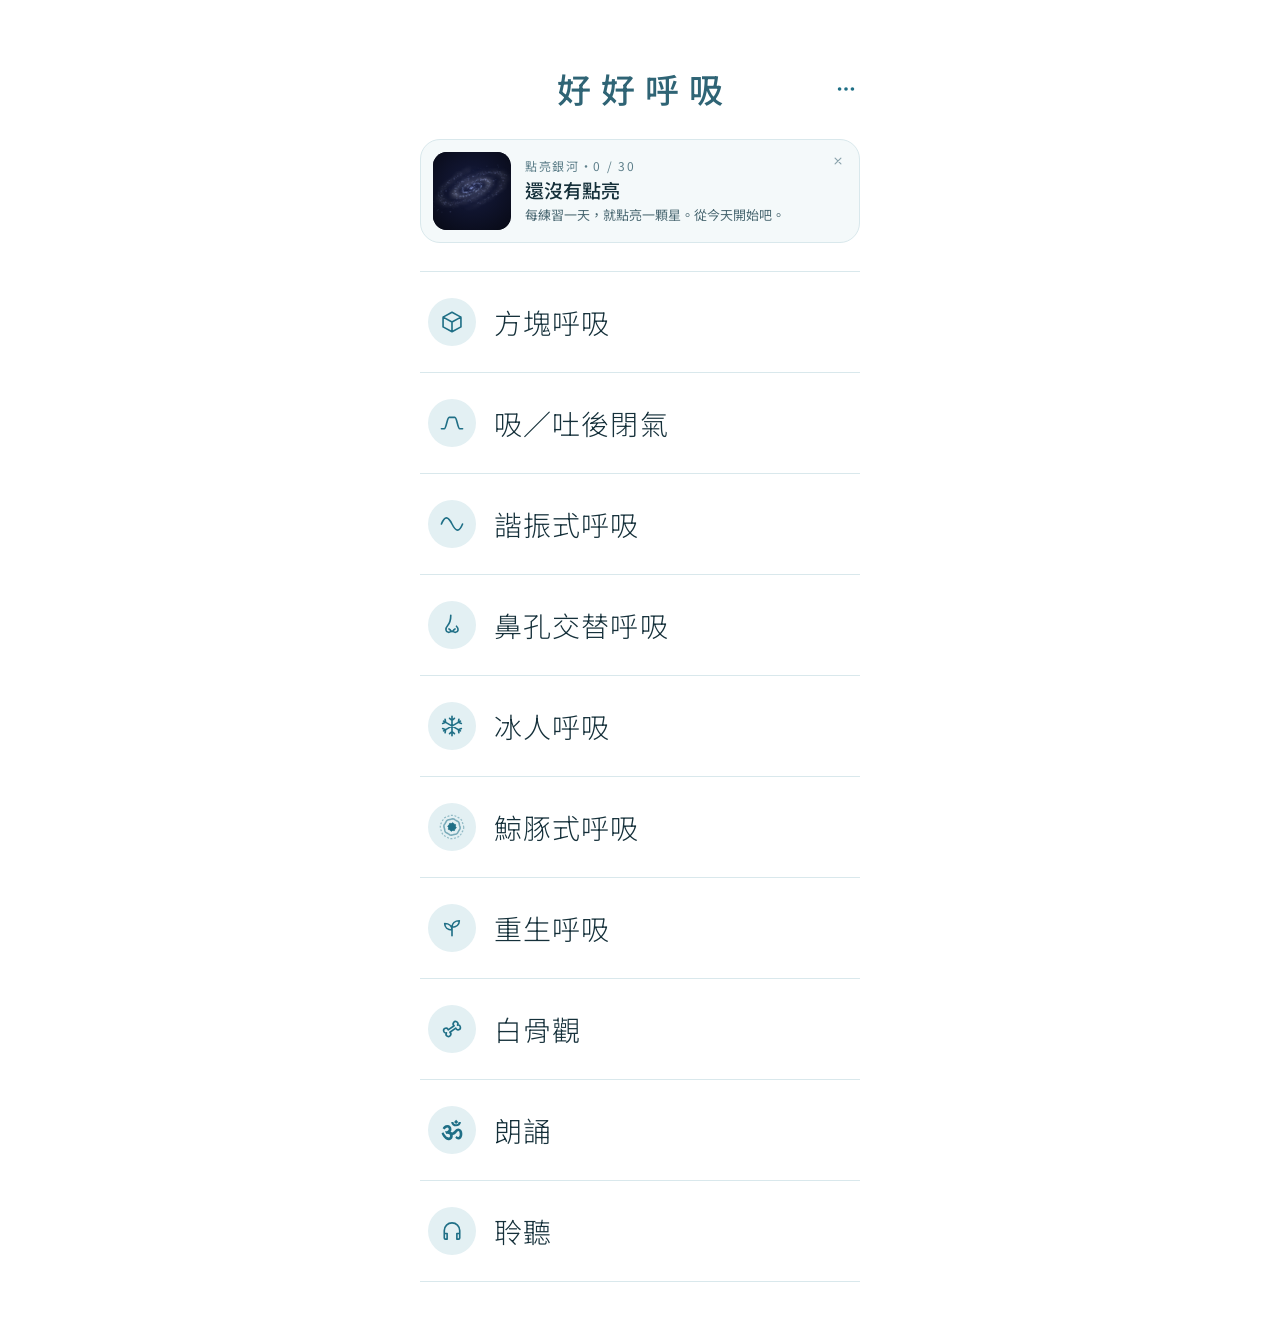
<file: index.html>
<!DOCTYPE html>
<html lang="zh-Hant">
<head>
<meta charset="utf-8">
<meta name="viewport" content="width=device-width, initial-scale=1">
<title>好好呼吸</title>
<meta http-equiv="refresh" content="0; url=docs/">
<script>location.replace('docs/' + location.search + location.hash);</script>
</head>
<body><a href="docs/">好好呼吸</a></body>
</html>
</file>
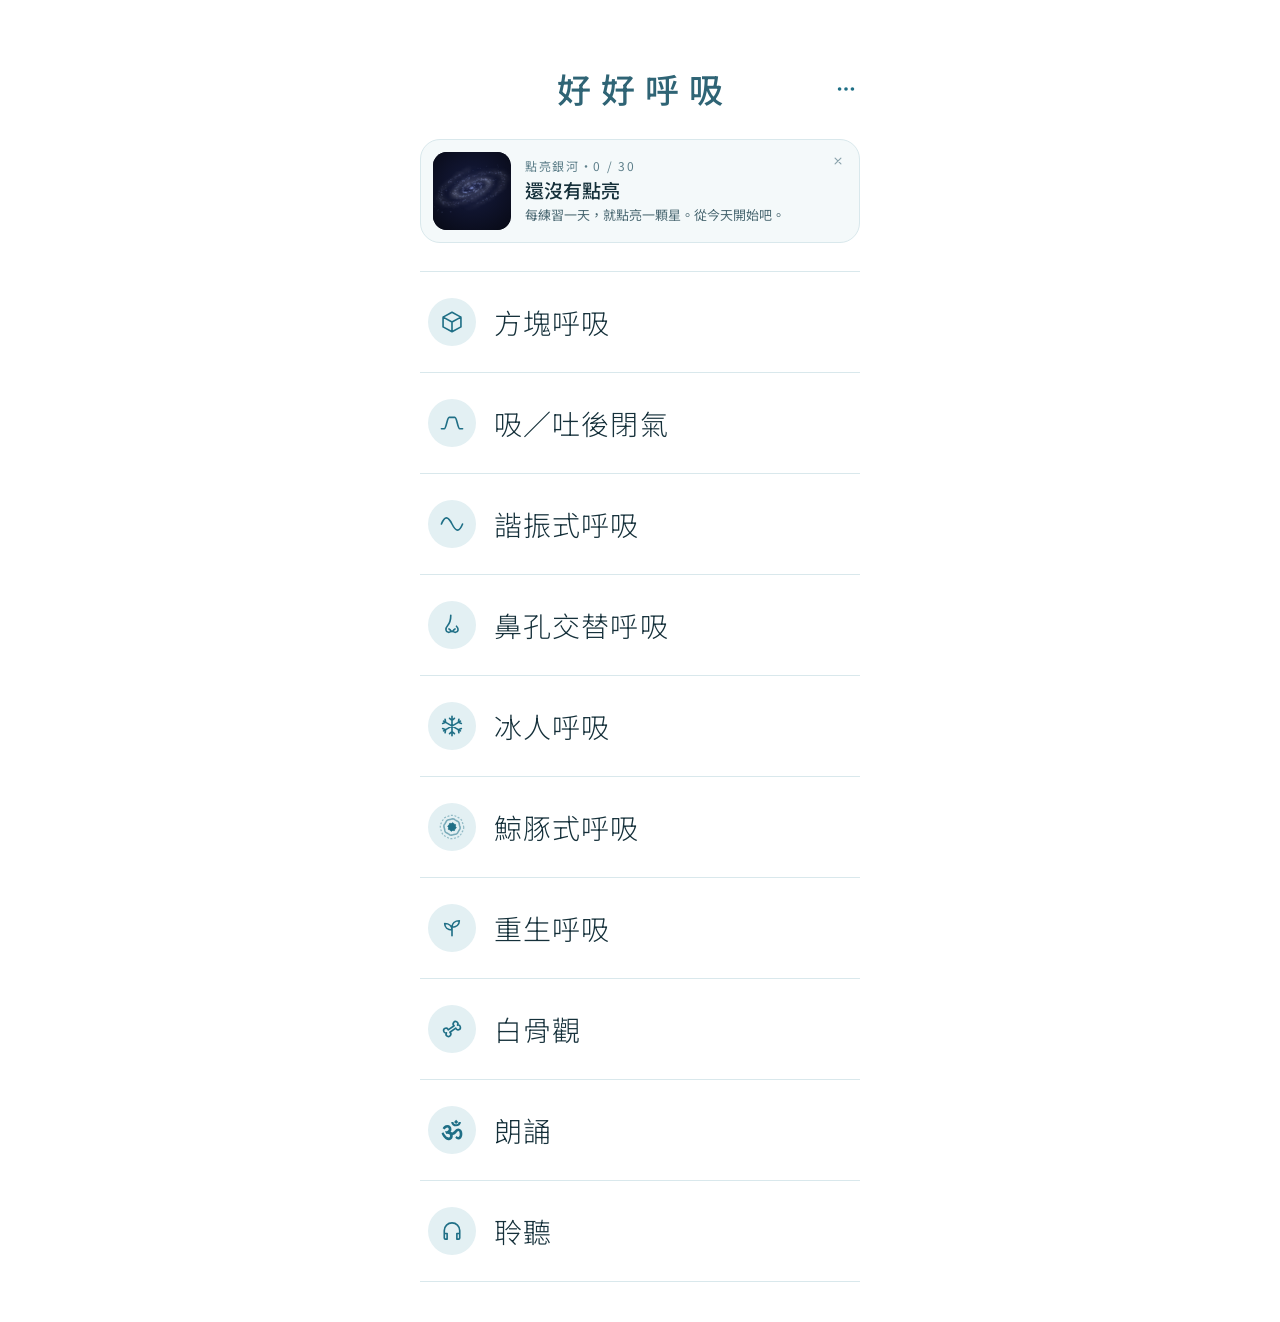
<file: docs/index.html>
<!DOCTYPE html>
<html lang="zh-Hant">
<head>
<meta charset="utf-8">
<meta name="viewport" content="width=device-width, initial-scale=1">
<title>好好呼吸</title>
<meta name="description" content="好好呼吸是一個免費的呼吸練習網站：方塊呼吸、吸／吐後閉氣、諧振式呼吸、鼻孔交替呼吸等，跟著動畫與聲音一起練習。">
<script>try{var o=JSON.parse(localStorage.getItem('haohao-breath-settings'))||{},t=o.theme;if(t&&t!=='light')document.documentElement.dataset.theme=t;var f=[1,1.15,1.3][+o.fsz]||1;if(f!==1){var s=document.documentElement.style;s.setProperty('--fs',f);s.setProperty('--fsl',1+(f-1)/2)}}catch(e){}</script>
<link rel="icon" href="favicon.ico" sizes="48x48">
<link rel="icon" type="image/png" sizes="144x144" href="icons/favicon-144.png">
<link rel="icon" type="image/png" sizes="96x96" href="icons/favicon-96.png">
<link rel="icon" type="image/png" sizes="48x48" href="icons/favicon-48.png">
<link rel="icon" type="image/png" sizes="32x32" href="icons/favicon-32.png">
<link rel="apple-touch-icon" href="icons/favicon.png">
<link rel="manifest" href="manifest.webmanifest">
<meta name="apple-mobile-web-app-capable" content="yes">
<meta name="mobile-web-app-capable" content="yes">
<meta name="apple-mobile-web-app-title" content="好好呼吸">
<link rel="preconnect" href="https://fonts.googleapis.com">
<link rel="preconnect" href="https://fonts.gstatic.com" crossorigin>
<link href="https://fonts.googleapis.com/css2?family=Noto+Sans+TC:wght@300;400;500;700&family=Noto+Serif+TC:wght@700&family=JetBrains+Mono:wght@300;400;500&display=swap" rel="stylesheet">
<link rel="stylesheet" href="styles.css?v=74">
</head>
<body>
<main class="home">
  <div class="menu" id="menu">
    <button class="menu-btn" id="menuBtn" aria-label="選單" aria-expanded="false"><svg viewBox="0 0 24 24"><path d="M5 12h.01M12 12h.01M19 12h.01"></path></svg></button>
    <div class="menu-pop" id="menuPop" hidden>
      <button class="menu-item" id="themeItem" aria-expanded="false" aria-controls="themeOpts"><svg viewBox="0 0 24 24" aria-hidden="true"><path d="M12 3a9 9 0 1 0 0 18c1.2 0 1.7-.8 1.7-1.6 0-.9-.8-1.3-.8-2.2 0-.9.7-1.5 1.6-1.5h2.3a4.2 4.2 0 0 0 4.2-4.2C21 6.7 17 3 12 3Z"></path><circle class="dot" cx="7.5" cy="11.5" r="1.3"></circle><circle class="dot" cx="10" cy="7.5" r="1.3"></circle><circle class="dot" cx="15" cy="7.5" r="1.3"></circle></svg><span>主題</span><span class="menu-theme-cur" id="themeCur"></span><svg class="menu-chev" viewBox="0 0 24 24" aria-hidden="true"><path d="M9 6l6 6-6 6"></path></svg></button>
      <div class="menu-theme" id="themeOpts" hidden>
        <div class="menu-theme-opts">
          <button class="menu-theme-opt" data-theme-pick="light">淺色</button>
          <button class="menu-theme-opt" data-theme-pick="dark">深色</button>
          <button class="menu-theme-opt" data-theme-pick="night">夜空</button>
          <button class="menu-theme-opt" data-theme-pick="fire">營火1</button>
          <button class="menu-theme-opt" data-theme-pick="oil">營火2</button>
          <button class="menu-theme-opt" data-theme-pick="vfire">營火3</button>
          <button class="menu-theme-opt" data-theme-pick="fireflies">螢火蟲</button>
          <button class="menu-theme-opt" data-theme-pick="sakura">櫻花</button>
          <button class="menu-theme-opt" data-theme-pick="chakra">脈輪1</button>
          <button class="menu-theme-opt" data-theme-pick="chakra7">脈輪2</button>
          <button class="menu-theme-opt" data-theme-pick="gold">中脈</button>
          <button class="menu-theme-opt" data-theme-pick="senko">仙女棒</button>
        </div>
      </div>
      <button class="menu-item" id="fszItem" aria-expanded="false" aria-controls="fszOpts"><svg viewBox="0 0 24 24" aria-hidden="true"><path d="M2.5 19L8 5.5 13.5 19M4.7 14h6.6"></path><path d="M15.5 19l3-7.5 3 7.5M16.7 16.2h3.6"></path></svg><span>字體大小</span><span class="menu-theme-cur" id="fszCur"></span><svg class="menu-chev" viewBox="0 0 24 24" aria-hidden="true"><path d="M9 6l6 6-6 6"></path></svg></button>
      <div class="menu-theme" id="fszOpts" hidden>
        <div class="menu-theme-opts">
          <button class="menu-theme-opt" data-fsz-pick="0">標準</button>
          <button class="menu-theme-opt" data-fsz-pick="1">大</button>
          <button class="menu-theme-opt" data-fsz-pick="2">特大</button>
        </div>
      </div>
      <button class="menu-item" data-action="badges-open"><svg viewBox="0 0 24 24"><path d="M8.5 3l2.6 6.4M15.5 3l-2.6 6.4M12 9.5a5.5 5.5 0 1 0 0 11a5.5 5.5 0 1 0 0-11"></path></svg><span>勳章</span></button>
      <button class="menu-item" id="syncItem" data-action="sync-open" hidden><svg viewBox="0 0 24 24" aria-hidden="true"><path d="M7 18.5h10.5a4 4 0 0 0 .6-7.96A5.5 5.5 0 0 0 7.4 9.1 4.7 4.7 0 0 0 7 18.5Z"></path><path id="syncMark" d=""></path></svg><span>雲端同步</span><span class="sync-st" id="syncSt" hidden></span></button>
      <a class="menu-item" href="help.html"><svg viewBox="0 0 24 24"><circle cx="12" cy="12" r="9"></circle><path d="M9.6 9.3a2.5 2.5 0 0 1 4.8.9c0 1.7-2.4 2.1-2.4 3.6M12 17h.01"></path></svg><span>使用說明</span></a>
      <a class="menu-item" href="thanks.html"><svg viewBox="0 0 24 24"><path d="M12 20s-7-4.4-7-10a4 4 0 0 1 7-2.6A4 4 0 0 1 19 10c0 5.6-7 10-7 10Z"></path></svg><span>感謝</span></a>
      <a class="menu-item" href="privacy.html"><svg viewBox="0 0 24 24"><path d="M12 3l7 3v5c0 4.5-3 8.3-7 10-4-1.7-7-5.5-7-10V6l7-3Z"></path></svg><span>隱私權</span></a>
      <button class="menu-item" id="offItem" data-action="off-open"><svg viewBox="0 0 24 24" aria-hidden="true"><path d="M12 4v10.5M7.8 10.6 12 14.8l4.2-4.2M5 16.5v2A1.5 1.5 0 0 0 6.5 20h11a1.5 1.5 0 0 0 1.5-1.5v-2"></path></svg><span>離線使用</span></button>
      <button class="menu-item" id="installItem" data-action="install-open"><svg viewBox="0 0 24 24"><path d="M7 3h10a2 2 0 0 1 2 2v14a2 2 0 0 1-2 2H7a2 2 0 0 1-2-2V5a2 2 0 0 1 2-2ZM12 8v7M8.8 11.8 12 15l3.2-3.2"></path></svg><span>加到手機桌面</span></button>
    </div>
  </div>
  <div class="home-inner">
    <h1 class="title">好好呼吸</h1>
    <!-- 點亮：銀河（或地藏王菩薩的畫）練到哪裡，提醒今天練了沒；點一下打開勳章 -->
    <button class="lit" id="lit" data-action="lit-close" hidden>
      <div class="lit-pic">
        <div class="lit-gal" id="litGal"><canvas class="lit-cv" id="litCv" aria-hidden="true"></canvas></div>
        <div class="lit-j" id="litJ" hidden><div class="lit-j-bg"></div><div class="lit-tiles" id="litTiles"></div></div>
      </div>
      <div class="lit-text"><span class="lit-title" id="litTitle"></span><span class="lit-big" id="litBig"></span><span class="lit-note" id="litNote"></span></div>
      <svg class="lit-x" viewBox="0 0 24 24" aria-hidden="true"><path d="M7 7l10 10M17 7 7 17"></path></svg>
    </button>
    <button class="today" id="today" data-action="today-close" hidden>
      <div class="today-head">
        <div class="today-top"><span class="today-tag">今天</span><svg class="today-x" viewBox="0 0 24 24" aria-hidden="true"><path d="M7 7l10 10M17 7 7 17"></path></svg></div>
        <div class="today-sum"><span class="today-min" id="todayMin"></span><span class="today-n" id="todayN"></span></div>
      </div>
      <div class="today-rows" id="todayRows"></div>
    </button>
    <div class="list" id="list"></div>
  </div>
</main>

<!-- 設定頁 -->
<section class="screen" id="setup" hidden>
  <div class="setup-inner">
    <button class="back" data-action="close">← 返回</button>
    <h2 class="ex-name" data-bind="name"></h2>

    <div class="wip" id="wip" hidden>
      <span class="wip-title">設計中</span>
    </div>

    <div class="setup-body" id="setupBody">
      <p class="desc" data-bind="desc"></p>

      <div id="nModeBox" hidden>
        <span class="section-title music-title">練習方式</span>
        <div class="n-modes" id="nModes"></div>
      </div>

      <div id="adjust">
        <div class="section-head">
          <span class="section-title" id="rhythmTitle"></span>
          <button class="reset" data-action="reset">恢復預設</button>
        </div>
        <div class="panel rows" id="phaseRows"></div>
        <p class="hint" id="cycleText"></p>
      </div>

      <div class="section-head">
        <span class="section-title">總練習長度</span>
        <span class="minutes-val" id="lenVal">3 分鐘</span>
      </div>
      <div class="panel slider-panel" id="lenPanel">
        <div class="n-modes len-modes" id="lenModes" hidden></div>
        <div id="lenSlider">
          <input type="range" id="minutes" min="1" max="30" step="1">
          <div class="ticks"><span>1</span><span>10</span><span>20</span><span>30</span></div>
        </div>
        <p class="len-note" id="lenNote" hidden>沒有時間限制，練到你按「結束」為止。練習時上面會顯示已經練了多久。</p>
      </div>

      <span class="section-title music-title">背景音樂</span>
      <div class="music-grid" id="music"></div>
      <input type="file" id="mineFile" accept="audio/*" hidden>
      <div class="mine" id="mineBox" hidden>
        <span class="mine-title">我的錄音</span>
        <div id="mineRows"></div>
      </div>
      <p class="hint music-hint" id="musicHint" hidden>練習開始時播放。</p>
      <div id="cueBox">
        <span class="section-title cue-title">提示音</span>
        <div class="music-grid" id="cueGrid"></div>
      </div>

      <div class="start-bar">
        <button class="btn btn-primary" data-action="start">開始 · <span id="startLen">3 分鐘</span></button>
      </div>
    </div>
  </div>
</section>

<!-- 練習畫面 -->
<section class="screen screen-center" id="run" hidden>
  <div class="run-inner">
    <div class="run-head">
      <span class="run-name" data-bind="name"></span>
      <span class="run-left"><span id="totalPre">剩</span> <span id="totalText">0:00</span></span>
    </div>
    <div class="progress" id="progressBar"><div class="progress-fill" id="progress"></div></div>

    <div class="stage">
      <!-- 方塊呼吸 -->
      <div class="anim anim-box" id="animBox" data-fxvis hidden>
        <div class="box-frame"><div class="dot" id="boxDot" data-fxdot></div></div>
      </div>

      <!-- 鼻孔交替呼吸 -->
      <div class="anim anim-n" id="animN" data-fxvis hidden>
        <div class="n-frame"><div class="dot" id="nDot" data-fxdot></div></div>
        <div class="n-labels"><span>左</span><span>右</span></div>
      </div>

      <!-- 鯨豚式呼吸：吸氣變大、吐氣縮小的球；吐氣時邊緣有流動的聲波紋 -->
      <svg class="anim" id="animBall" data-fxvis hidden width="300" height="250" viewBox="0 0 300 250">
        <circle class="ball-rip" data-k="rip" cx="150" cy="125" r="0" fill="none" stroke-width="1.5" opacity="0"></circle>
        <circle class="ball-rip" data-k="rip" cx="150" cy="125" r="0" fill="none" stroke-width="1.5" opacity="0"></circle>
        <circle class="ball-rip" data-k="rip" cx="150" cy="125" r="0" fill="none" stroke-width="1.5" opacity="0"></circle>
        <circle class="ball-halo" data-k="halo" cx="150" cy="125" r="40" opacity=".22"></circle>
        <path class="ball-main" data-k="ball" d="M184 125A34 34 0 1 1 116 125A34 34 0 1 1 184 125Z"></path>
      </svg>

      <!-- 其他練習：波形圖 -->
      <div class="anim anim-wave" id="animWave" data-fxvis hidden>
        <div class="wave-box">
          <svg class="wave-svg" width="300" height="160" viewBox="0 0 300 160">
            <line class="wave-guide" x1="0" y1="80" x2="300" y2="80" stroke-width="1" stroke-dasharray="3 5"></line>
            <g id="waveG" transform="translate(150 0)"><path id="wavePath" class="wave-line" fill="none" stroke-width="2" stroke-linecap="round" stroke-linejoin="round"></path></g>
            <line class="wave-guide" x1="150" y1="0" x2="150" y2="160" stroke-width="1"></line>
          </svg>
          <div class="dot" id="waveDot" data-fxdot style="transform:translate(150px,140px)"></div>
        </div>
        <div class="wave-cycle">一輪 <span id="cycleSec"></span></div>
      </div>

      <div class="phase" data-fxclear>
        <span class="phase-label" id="phaseLabel"></span>
        <span class="phase-count" id="countText"></span>
      </div>
    </div>

    <button class="resume-tip" id="resumeTip" data-action="resume" hidden>聲音已暫停，點一下繼續</button>
    <div class="run-btns">
      <button class="btn btn-secondary" id="gPauseBtn" data-action="g-pause">暫停</button>
      <button class="btn btn-primary" id="gResumeBtn" data-action="g-resume" hidden>繼續</button>
      <button class="btn btn-secondary run-stop" id="gStopBtn" data-action="stop">停止</button>
    </div>
  </div>
</section>

<!-- 完成畫面 -->
<section class="screen screen-center" id="done" hidden>
  <div class="run-inner">
    <div class="done-body">
      <span class="done-tag">完成</span>
      <span class="done-time" id="doneTime">3:00</span>
      <span class="done-name" data-bind="name"></span>
    </div>
    <div class="done-actions">
      <button class="btn btn-primary" data-action="start">再練一次</button>
      <button class="btn btn-secondary" data-action="close">回首頁</button>
    </div>
  </div>
</section>

<!-- 勳章 -->
<section class="screen badges" id="badges" hidden>
  <div class="badges-inner">
    <button class="back" data-action="badges-close">← 返回</button>
    <h2 class="ex-name badges-title">勳章</h2>
    <div class="btabs" id="bTabs">
      <button class="btab" data-action="btab" data-tab="gal">點亮<span id="bGalMeta"></span></button>
      <button class="btab" data-action="btab" data-tab="st">印章<span id="bStMeta"></span></button>
    </div>
    <div class="bgal-wrap" id="bTabGal">
      <div class="bj" id="bStageJ" hidden>
        <div class="bj-pic">
          <div class="bj-ghost"></div>
          <div class="bj-grid" id="bTiles"></div>
        </div>
        <div class="bj-cap"><span class="bj-note" id="bJNote"></span><span class="bj-sub" id="bJSub"></span></div>
      </div>
      <div class="bgal" id="bStageG">
        <div class="bgal-sq"><canvas class="bgal-cv" id="bGalCv" role="img"></canvas></div>
        <span class="bgal-note" id="bSpiralNote"></span>
      </div>
      <div class="bgal-text">
        <span class="bgal-title">一起點亮銀河</span>
        <p>每完成一天的練習，旋臂上就會亮起一顆星，銀河也跟著往中心長一段。累積 30 天，星星亮到中心，整個銀河就完整了。</p>
        <div class="bnext" id="bNext" hidden>
          <div class="bnext-pic"><div></div></div>
          <div class="bnext-text">
            <span class="bnext-tag">下一張</span>
            <span class="bnext-title">地藏王菩薩的畫</span>
            <span class="bnext-desc">銀河完成後，每練習一天翻開一塊，從蓮花座往上，第 60 天整張畫完整。</span>
          </div>
          <span class="bnext-left" id="bNextLeft"></span>
        </div>
        <p id="bJText" hidden>現在正在翻開地藏王菩薩的畫，從蓮花座往上，第 60 天整張畫完整。之後再從新的銀河開始。</p>
      </div>
    </div>
    <div class="bcard bgrid bstamps" id="bStamps" hidden></div>
    <p class="bnote">完整練完一次練習就算練了一天，中途停止不算。<span id="bStore">紀錄只存在這支手機，換手機或清除瀏覽器資料會不見。</span><button class="bnote-link" id="bSyncLink" data-action="sync-open" hidden>用 Google 登入同步</button></p>
  </div>
</section>

<!-- 獲得新勳章 -->
<div class="award-bg" id="award" hidden>
  <div class="award" role="dialog" aria-modal="true" aria-labelledby="awTitle">
        <span class="aw-small" id="awStampTag">新的印章</span>
    <div class="aw-stamp" id="awStamp"></div>
    <span class="aw-title" id="awTitle"></span>
    <span class="aw-sub" id="awSub"></span>
    <button class="aw-ok" data-action="award-next">收下</button>
  </div>
</div>

<!-- 加到手機桌面 -->
<div class="sheet-bg" id="installSheet" data-action="install-close" hidden>
  <div class="sheet install" role="dialog" aria-modal="true" aria-labelledby="installHead">
    <div class="install-head"><img src="icons/favicon.png" alt=""><div><span class="install-name" id="installHead">加到手機桌面</span><span class="install-sub">之後點桌面圖示就能直接打開，像 App 一樣。</span></div></div>
    <span class="install-title" id="installTitle"></span>
    <ol class="install-steps" id="installSteps"></ol>
    <button class="install-go" id="installGo" data-action="install-prompt" hidden>立即加入</button>
    <button class="install-ok" data-action="install-close">知道了</button>
  </div>
</div>

<!-- 離線使用 -->
<div class="sheet-bg" id="offSheet" data-action="off-close" hidden>
  <div class="sheet install off" role="dialog" aria-modal="true" aria-labelledby="offHead">
    <div class="install-head"><span class="sync-ic"><svg viewBox="0 0 24 24" aria-hidden="true"><path d="M12 4v10.5M7.8 10.6 12 14.8l4.2-4.2M5 16.5v2A1.5 1.5 0 0 0 6.5 20h11a1.5 1.5 0 0 0 1.5-1.5v-2"></path></svg></span><div><span class="install-name" id="offHead">離線使用</span><span class="install-sub">沒有網路的地方也能練習。</span></div></div>
    <div class="off-status" id="offStatus"></div>
    <div class="sync-inapp" id="offInapp" hidden><b>現在是在 LINE 或其他 App 裡打開</b><span>在這裡存的檔案可能留不住。請改用 Safari 或 Chrome 打開，最好再加到手機桌面。</span></div>
    <div class="off-sec"><span class="install-title">背景聲音</span><span class="off-note">要在沒網路時聽，先下載。有網路時播過一次的，也會自動存起來，下次不用再用流量。</span></div>
    <button class="install-go sync-go off-all" id="offAll" data-action="off-all" hidden></button>
    <p class="sync-note"><span id="offSum"></span> 先<button class="off-link" data-action="off-install">加到手機桌面</button>，存的東西比較不會被手機清掉。</p>
    <button class="install-ok" data-action="off-close">關閉</button>
  </div>
</div>

<!-- 雲端同步 -->
<div class="sheet-bg" id="syncSheet" data-action="sync-close" hidden>
  <div class="sheet install" role="dialog" aria-modal="true" aria-labelledby="syncHead">
    <div class="install-head"><span class="sync-ic"><svg viewBox="0 0 24 24" aria-hidden="true"><path d="M7 18.5h10.5a4 4 0 0 0 .6-7.96A5.5 5.5 0 0 0 7.4 9.1 4.7 4.7 0 0 0 7 18.5Z"></path></svg></span><div><span class="install-name" id="syncHead">雲端同步</span><span class="install-sub">換手機、用電腦，都看得到同一份紀錄。</span></div></div>
    <div class="sync-row"><p class="sync-t" id="syncText"></p><button class="sync-mini" id="syncOut" data-action="sync-out" hidden>登出</button></div>
    <div class="sync-inapp" id="syncInapp" hidden><b>在這個 App 裡沒辦法登入 Google</b><span id="syncInappMsg"></span><a class="sync-inapp-go" id="syncInappGo" hidden>改用瀏覽器打開</a></div>
    <button class="install-go sync-go" id="syncGo" data-action="sync-go">用 Google 登入同步</button>
    <p class="sync-note"><span id="syncNote"></span> <a href="privacy.html">隱私權政策</a></p>
    <button class="install-ok" data-action="sync-close">關閉</button>
  </div>
</div>

<!-- 冰人呼吸：設定頁 -->
<section class="screen" id="whSetup" hidden>
  <div class="setup-inner">
    <button class="back" data-action="close">← 返回</button>
    <h2 class="ex-name">冰人呼吸</h2>
    <p class="desc wh-desc">這是 Wim Hof 推廣的呼吸法，由多輪快速深呼吸與閉氣組成。很多人練完覺得精神變好、比較清醒。</p>
    <button class="wh-safety-btn" data-action="wh-safety"><svg viewBox="0 0 24 24"><path d="M12 3 2.5 20h19L12 3ZM12 10v4.5M12 17.5h.01"></path></svg><span>安全須知</span></button>

    <span class="section-title music-title">練習流程</span>
    <div class="panel wh-flow">
      <div class="wh-flow-row">
        <div class="wh-flow-step"><span class="wh-flow-name">換氣</span><span class="wh-flow-val mono"><span id="whBreaths"></span> 次</span></div>
        <span class="wh-flow-arrow">→</span>
        <div class="wh-flow-step"><span class="wh-flow-name">閉氣</span><span class="wh-flow-val" id="whHoldDesc"></span></div>
        <span class="wh-flow-arrow">→</span>
        <div class="wh-flow-step"><span class="wh-flow-name">恢復呼吸</span><span class="wh-flow-val mono">15 秒</span></div>
      </div>
      <div class="wh-flow-rounds">重複 <span id="whRounds"></span> 輪</div>
    </div>

    <span class="section-title music-title">背景音樂</span>
    <div class="music-grid" id="whMusic"></div>
    <p class="wh-music-hint">練習時音樂會自動調小，讓呼吸提示音聽得清楚。建議選沒有明顯節拍的音樂。</p>

    <div class="wh-settings" id="whSettings">
      <div class="panel rows" id="whRows"></div>
      <div class="wh-group">
        <span class="section-title wh-group-title">閉氣模式</span>
        <div class="wh-modes" id="whModes"></div>
        <p class="wh-note" id="whModeNote"></p>
      </div>
      <div class="wh-group">
        <div class="panel rows" id="whToggles"></div>
        <p class="wh-note">iPhone 的瀏覽器不支援震動，會改用聲音提示。</p>
      </div>
    </div>

    <div class="start-bar">
      <button class="btn btn-primary" data-action="wh-start">開始</button>
    </div>
  </div>
</section>

<!-- 冰人呼吸：換氣與恢復呼吸 -->
<section class="screen screen-center" id="whRun" hidden>
  <div class="run-inner">
    <div class="run-head"><span class="run-name">冰人呼吸</span><span class="wh-round" data-bind="whRound"></span></div>
    <div class="stage">
      <div class="wh-circle" data-fxvis>
        <div class="wh-ring"></div>
        <div class="wh-fill" id="whCirc"></div>
        <div class="wh-count" data-fxclear><span class="wh-big" id="whBig"></span><span class="wh-small" id="whSmall"></span></div>
      </div>
      <div class="wh-text" data-fxclear><span class="wh-label" id="whLabel"></span><span class="wh-hint" id="whHint"></span></div>
    </div>
    <button class="resume-tip" data-action="resume" hidden>聲音已暫停，點一下繼續</button>
    <div class="wh-actions">
      <button class="wh-btn" id="whPauseBtn" data-action="wh-pause">暫停</button>
      <button class="wh-btn wh-btn-primary" id="whResumeBtn" data-action="wh-resume" hidden>繼續</button>
      <button class="wh-btn" data-action="wh-stop">結束</button>
    </div>
  </div>
</section>

<!-- 冰人呼吸：吐氣後閉氣（深色畫面） -->
<section class="screen screen-center wh-hold" id="whHold" hidden>
  <div class="run-inner">
    <div class="wh-hold-head"><span class="wh-round" data-bind="whRound"></span></div>
    <div class="wh-hold-body">
      <span class="wh-hold-tag">吐氣後閉氣</span>
      <span class="wh-hold-time" id="whHoldTime">0:00</span>
      <span class="wh-hold-target" id="whTarget" hidden></span>
    </div>
    <button class="resume-tip" data-action="resume" hidden>聲音已暫停，點一下繼續</button>
    <button class="wh-breathe-in" data-action="wh-in">需要吸氣了</button>
    <button class="wh-hold-stop" data-action="wh-stop">結束</button>
  </div>
</section>

<!-- 冰人呼吸：完成 -->
<section class="screen screen-center" id="whDone" hidden>
  <div class="run-inner">
    <div class="done-body wh-done-body">
      <span class="done-tag">完成</span>
      <div class="wh-results" id="whResultsBox">
        <span class="wh-results-title">閉氣時間</span>
        <div id="whResults"></div>
      </div>
      <span class="wh-done-note">這不是比賽，不需要硬撐。</span>
    </div>
    <div class="done-actions">
      <button class="btn btn-primary" data-action="wh-start">再練一次</button>
      <button class="btn btn-secondary" data-action="close">返回</button>
    </div>
  </div>
</section>

<!-- 冰人呼吸：安全須知 -->
<div class="wh-sheet-bg" id="whSafety" hidden>
  <div class="wh-sheet" role="dialog" aria-modal="true" aria-labelledby="whSafetyTitle">
    <h3 id="whSafetyTitle">練習前請先閱讀</h3>
    <ul>
      <li><strong>絕對不要在水中、泡澡、游泳、開車，或站著時練習。</strong></li>
      <li>請坐著或躺著，在安全的地方練習。</li>
      <li>手腳發麻、頭暈、刺痛是常見反應；如果感到不舒服，請停止並恢復正常呼吸。</li>
      <li>孕婦、癲癇、心臟或血管相關疾病、高血壓，或有其他健康狀況的人，請先詢問醫師。</li>
      <li>不要硬撐閉氣時間。</li>
    </ul>
    <div id="whAckBox">
      <label class="wh-check"><input type="checkbox" id="whChk"><span>我了解</span></label>
      <div class="wh-sheet-actions">
        <button class="wh-btn" data-action="close">返回</button>
        <button class="wh-btn wh-btn-primary" id="whAckBtn" data-action="wh-ack" disabled>繼續</button>
      </div>
    </div>
    <button class="wh-btn wh-btn-primary" id="whSafetyClose" data-action="wh-safety-close" hidden>關閉</button>
  </div>
</div>

<!-- 重生呼吸：設定頁 -->
<section class="screen" id="rbSetup" hidden>
  <div class="setup-inner">
    <button class="back" data-action="close">← 返回</button>
    <h2 class="ex-name">重生呼吸</h2>
    <p class="desc wh-desc">用鼻子輕鬆吸氣、爽快吐氣（吐氣有點用力），吸吐之間沒有空檔。先做幾次短呼吸，再做一次大呼吸：吸長一點，再爽快地吐出去。</p>
    <button class="wh-safety-btn" data-action="rb-safety"><svg viewBox="0 0 24 24"><path d="M12 3 2.5 20h19L12 3ZM12 10v4.5M12 17.5h.01"></path></svg><span>練習前請先閱讀</span></button>

    <span class="section-title music-title">練習方式</span>
    <div class="n-modes rb-modes" id="rbModes"></div>
    <p class="hint rb-hint" id="rbModeNote"></p>

    <div class="section-head">
      <span class="section-title">總練習長度</span>
      <span class="minutes-val"><span data-bind="minutes"></span> 分鐘</span>
    </div>
    <div class="panel slider-panel">
      <input type="range" id="rbMinutes" min="1" max="30" step="1">
      <div class="ticks"><span>1</span><span>10</span><span>20</span><span>30</span></div>
    </div>
    <p class="hint rb-hint">建議 5 到 10 分鐘。時間到時，會把正在做的那一組做完再結束。</p>

    <span class="section-title music-title">速度</span>
    <div class="panel rows rb-rows" id="rbRows"></div>
    <div class="rb-note-row"><span id="rbSpeedNote">設成 0 秒就不做那一種呼吸。</span><button class="rb-reset" id="rbReset" data-action="rb-reset">恢復預設</button></div>

    <span class="section-title music-title">背景音樂</span>
    <div class="music-grid" id="rbMusic"></div>
    <div class="mine" id="rbMineBox" hidden>
      <span class="mine-title">我的錄音</span>
      <div id="rbMineRows"></div>
    </div>
    <p class="hint music-hint" id="rbMusicHint" hidden>練習開始時播放。</p>

    <span class="section-title cue-title">提示音</span>
    <div class="music-grid rb-snds" id="rbSnds"></div>
    <p class="hint rb-hint" id="rbSndNote"></p>

    <div class="start-bar">
      <button class="btn btn-primary" data-action="rb-start">開始 · <span data-bind="minutes"></span> 分鐘</button>
    </div>
  </div>
</section>

<!-- 重生呼吸：練習畫面（水滴在上面聚成一滴，吐氣時掉下來、濺起水珠） -->
<section class="screen screen-center" id="rbRun" hidden>
  <div class="run-inner">
    <div class="run-head">
      <span class="run-name">重生呼吸</span>
      <span class="rb-head-right"><span class="rb-sub" id="rbSub"></span><span class="run-left">剩 <span id="rbLeft">0:00</span></span></span>
    </div>
    <div class="progress"><div class="progress-fill" id="rbProgress"></div></div>
    <div class="stage rb-stage">
      <div class="rb-box" data-fxvis>
        <div class="rb-shadow" id="rbShadow"></div>
        <div class="rb-splash" id="rbSplash"><span class="rb-jet" id="rbJet"></span><span data-s="0"></span><span data-s="1"></span><span data-s="2"></span><span data-s="3"></span><span data-s="4"></span><span data-s="5"></span><span data-s="6"></span></div>
        <svg class="rb-drop" id="rbDrop" width="46" height="56" viewBox="0 0 46 56"><defs><radialGradient id="rbDropG" cx="40%" cy="62%" r="62%"><stop offset="0" stop-color="#ffffff"></stop><stop offset=".38" stop-color="#bfe3ec"></stop><stop offset="1" stop-color="#4f9fb6"></stop></radialGradient></defs><path d="M23 1C23 1 5 23 5 37a18 18 0 0 0 36 0C41 23 23 1 23 1Z" fill="url(#rbDropG)"></path><ellipse cx="16" cy="37" rx="3.5" ry="7" fill="#ffffff" opacity=".75" transform="rotate(18 16 37)"></ellipse></svg>
      </div>
      <div class="wh-text" data-fxclear><span class="wh-label" id="rbLabel"></span><span class="wh-hint rb-hint-run" id="rbHint"></span></div>
    </div>
    <button class="resume-tip" data-action="resume" hidden>聲音已暫停，點一下繼續</button>
    <div class="rb-dots" id="rbDots"><span data-d="0"></span><span data-d="1"></span><span data-d="2"></span><span data-d="3"></span><span data-d="4"></span><span data-d="5"></span><span data-d="6"></span><span data-d="7"></span><span data-d="8"></span><span data-d="9" class="rb-big-dot"></span></div>
    <div class="rb-actions">
      <button class="wh-btn" id="rbPauseBtn" data-action="rb-pause">暫停</button>
      <button class="wh-btn wh-btn-primary" id="rbResumeBtn" data-action="rb-resume" hidden>繼續</button>
      <button class="wh-btn rb-stop" data-action="rb-stop">停止</button>
    </div>
  </div>
</section>

<!-- 重生呼吸：完成 -->
<section class="screen screen-center" id="rbDone" hidden>
  <div class="run-inner">
    <div class="done-body">
      <span class="done-tag">完成</span>
      <span class="rb-done-title">練完了</span>
      <span class="rb-done-text" id="rbDoneText"></span>
    </div>
    <div class="done-actions">
      <button class="btn btn-primary" data-action="rb-start">再練一次</button>
      <button class="btn btn-secondary" data-action="close">返回</button>
    </div>
  </div>
</section>

<!-- 重生呼吸：練習前請先閱讀 -->
<div class="wh-sheet-bg" id="rbSafety" hidden>
  <div class="wh-sheet" role="dialog" aria-modal="true" aria-labelledby="rbSafetyTitle">
    <h3 id="rbSafetyTitle">練習前請先閱讀</h3>
    <ul>
      <li>這個呼吸比較快，可能覺得人有點飄、手腳麻麻的。這時先暫停，正常呼吸一下；下次可以在設定裡把速度調慢一點。</li>
      <li>坐好或平躺，燈光調暗一點，蓋條毯子。晚上沒有時間壓力時最適合，想睡就讓自己睡。</li>
      <li>鼻塞的話，舌頭輕放在上下齒之間，改用嘴巴。</li>
      <li><strong>不要在開車、操作機械，或在浴缸、泳池等水裡練習，也不要站著練。</strong></li>
      <li>孕婦、癲癇、心臟或血管相關疾病、恐慌症，或有其他健康狀況的人，請先詢問醫師。</li>
    </ul>
    <div id="rbAckBox">
      <label class="wh-check"><input type="checkbox" id="rbChk"><span>我了解</span></label>
      <div class="wh-sheet-actions">
        <button class="wh-btn" data-action="close">返回</button>
        <button class="wh-btn wh-btn-primary" id="rbAckBtn" data-action="rb-ack" disabled>繼續</button>
      </div>
    </div>
    <button class="wh-btn wh-btn-primary" id="rbSafetyClose" data-action="rb-safety-close" hidden>關閉</button>
  </div>
</div>

<!-- 白骨觀：設定頁（靜坐觀想左腳的大拇趾，方法參考楊定一博士） -->
<section class="screen" id="bpSetup" hidden>
  <div class="setup-inner">
    <button class="back" data-action="close">← 返回</button>
    <h2 class="ex-name">白骨觀</h2>
    <p class="desc wh-desc">一種靜坐觀想：把注意力放在左腳的大拇趾，想像皮、肉、筋膜一層層剝除，直到只剩白骨，然後只專注在這裡，其他一概不理。</p>
    <button class="wh-safety-btn" data-action="bp-safety"><svg viewBox="0 0 24 24"><path d="M12 3 2.5 20h19L12 3ZM12 10v4.5M12 17.5h.01"></path></svg><span>練習前請先閱讀</span></button>

    <div class="section-head">
      <span class="section-title">總練習長度</span>
      <span class="minutes-val"><span id="bpMinVal"></span> 分鐘</span>
    </div>
    <div class="panel slider-panel">
      <input type="range" id="bpMinutes" min="3" max="30" step="1">
      <div class="ticks"><span>3</span><span>10</span><span>20</span><span>30</span></div>
    </div>
    <p class="hint rb-hint">建議 10 到 20 分鐘。最後 30 秒會帶你回到呼吸，再結束。</p>

    <span class="section-title music-title">撥皮肉</span>
    <div class="music-grid bone-grid" id="bpOpenOpts"></div>
    <p class="hint rb-hint" id="bpOpenNote"></p>

    <span class="section-title music-title">動畫</span>
    <div class="music-grid" id="bpSkinOpts"></div>
    <p class="hint rb-hint" id="bpSkinNote"></p>

    <span class="section-title music-title">背景音樂</span>
    <div class="music-grid" id="bpMusic"></div>
    <div class="mine" id="bpMineBox" hidden>
      <span class="mine-title">我的錄音</span>
      <div id="bpMineRows"></div>
    </div>
    <p class="hint music-hint" id="bpMusicHint" hidden>練習開始時播放。</p>

    <div class="start-bar">
      <button class="btn btn-primary" data-action="bp-start">開始 · <span id="bpMinBtn"></span> 分鐘</button>
    </div>
  </div>
</section>

<!-- 白骨觀：練習畫面（主題自己的背景，大拇趾在上方正中間） -->
<section class="screen screen-center bp-run" id="bpRun" hidden>
  <canvas class="bp-cv" id="bpCv" aria-hidden="true"></canvas>
  <div class="run-inner">
    <div class="run-head">
      <span class="run-name">白骨觀</span>
      <span class="run-left">剩 <span id="bpLeft">0:00</span></span>
    </div>
    <div class="progress"><div class="progress-fill" id="bpProgress"></div></div>
    <div class="stage bp-stage">
      <div class="wh-text"><span class="wh-label" id="bpLabel"></span><span class="wh-hint rb-hint-run" id="bpHint"></span></div>
    </div>
    <button class="resume-tip" data-action="resume" hidden>聲音已暫停，點一下繼續</button>
    <div class="rb-actions">
      <button class="wh-btn" id="bpPauseBtn" data-action="bp-pause">暫停</button>
      <button class="wh-btn wh-btn-primary" id="bpResumeBtn" data-action="bp-resume" hidden>繼續</button>
      <button class="wh-btn rb-stop" data-action="bp-stop">停止</button>
    </div>
  </div>
</section>

<!-- 白骨觀：完成 -->
<section class="screen screen-center" id="bpDone" hidden>
  <div class="run-inner">
    <div class="done-body">
      <span class="done-tag">完成</span>
      <span class="rb-done-title">練完了</span>
      <span class="rb-done-text" id="bpDoneText"></span>
    </div>
    <div class="done-actions">
      <button class="btn btn-primary" data-action="bp-start">再練一次</button>
      <button class="btn btn-secondary" data-action="close">返回</button>
    </div>
  </div>
</section>

<!-- 白骨觀：練習前請先閱讀 -->
<div class="wh-sheet-bg" id="bpSafety" hidden>
  <div class="wh-sheet" role="dialog" aria-modal="true" aria-labelledby="bpSafetyTitle">
    <h3 id="bpSafetyTitle">練習前請先閱讀</h3>
    <ul>
      <li>白骨觀是佛教「不淨觀」的一種，目的是放下對身體的執著，不是討厭自己的身體。</li>
      <li>只觀想一根大拇趾就好，其他一概不理。想像不出清楚的畫面也沒關係，看著畫面練習也可以。</li>
      <li>如果覺得害怕、噁心、心慌，或對身體生起厭惡，就睜開眼睛、回到呼吸，或直接停止。</li>
      <li><strong>正處在憂鬱、創傷、身心狀況不穩，或對自己的身體有強烈負面感受、有傷害自己念頭的人，請先不要練習，並和醫師或心理師談談。</strong></li>
    </ul>
    <p class="bp-credit">方法參考楊定一博士《靜坐的科學、醫學與心靈之旅》。</p>
    <div id="bpAckBox">
      <label class="wh-check"><input type="checkbox" id="bpChk"><span>我了解</span></label>
      <div class="wh-sheet-actions">
        <button class="wh-btn" data-action="close">返回</button>
        <button class="wh-btn wh-btn-primary" id="bpAckBtn" data-action="bp-ack" disabled>繼續</button>
      </div>
    </div>
    <button class="wh-btn wh-btn-primary" id="bpSafetyClose" data-action="bp-safety-close" hidden>關閉</button>
  </div>
</div>

<!-- 朗誦：設定頁（唸「唵阿吽」或「唵阿」，跟著錄音唸） -->
<section class="screen" id="rcSetup" hidden>
  <div class="setup-inner">
    <button class="back" data-action="close">← 返回</button>
    <h2 class="ex-name">朗誦</h2>
    <p class="desc wh-desc rc-desc" id="rcDesc"></p>

    <span class="section-title music-title">唸什麼</span>
    <div class="music-grid rc-what" id="rcWhatOpts"></div>

    <span class="section-title music-title">這段錄音</span>
    <div class="panel rows">
      <div class="rc-rec"><div class="rc-rec-top"><span class="phase-row-label">長度</span><span class="rc-rec-len" id="rcRecLen"></span></div><div class="rc-rec-note" id="rcRecLenNote"></div></div>
      <div class="rc-rec"><div class="rc-rec-top"><span class="phase-row-label">內容</span><span class="rc-rec-what" id="rcRecWhat"></span></div><div class="rc-rec-note" id="rcRecWhatNote"></div></div>
    </div>
    <p class="hint rb-hint">畫面會跟著錄音裡的聲音走，一起唸就好。</p>

    <span class="section-title music-title">背景音樂</span>
    <div class="music-grid" id="rcMusic"></div>
    <div class="mine" id="rcMineBox" hidden>
      <span class="mine-title">我的錄音</span>
      <div id="rcMineRows"></div>
    </div>
    <p class="hint music-hint" id="rcMusicHint" hidden>練習開始時播放。</p>
    <p class="rc-err" id="rcErr" role="alert" hidden></p>

    <div class="start-bar">
      <button class="btn btn-primary" data-action="rc-start">開始 · <span id="rcStartT"></span></button>
    </div>
  </div>
</section>

<!-- 朗誦：練習畫面（中間一個大字，照錄音的節奏換字） -->
<section class="screen screen-center rc-run" id="rcRun" hidden>
  <div class="run-inner">
    <div class="run-head">
      <span class="run-name" id="rcName">朗誦</span>
      <span class="run-left">剩 <span id="rcLeft">0:00</span></span>
    </div>
    <div class="progress"><div class="progress-fill" id="rcProgress"></div></div>
    <div class="rc-box" data-fxvis><canvas class="rc-cv" id="rcCv" role="img" aria-label="朗誦的畫面"></canvas></div>
    <div class="rc-text" data-fxclear><span class="wh-label" id="rcLabel"></span><span class="wh-hint" id="rcHint"></span><span class="rc-cnt" id="rcCnt"></span><span class="rc-rep" id="rcRep"></span></div>
    <div class="rb-actions">
      <button class="wh-btn" id="rcPauseBtn" data-action="rc-pause">暫停</button>
      <button class="wh-btn wh-btn-primary" id="rcResumeBtn" data-action="rc-resume" hidden>繼續</button>
      <button class="wh-btn rb-stop" data-action="rc-stop">停止</button>
    </div>
  </div>
</section>

<!-- 朗誦：完成 -->
<section class="screen screen-center" id="rcDone" hidden>
  <div class="run-inner">
    <div class="done-body">
      <span class="done-tag">完成</span>
      <span class="rb-done-title">唸完了</span>
      <span class="rb-done-text" id="rcDoneText"></span>
    </div>
    <div class="done-actions">
      <button class="btn btn-primary" data-action="rc-start">再唸一次</button>
      <button class="btn btn-secondary" data-action="close">返回</button>
    </div>
  </div>
</section>

<!-- 聆聽：設定頁（不做呼吸練習，單純聽聲音） -->
<section class="screen" id="lsSetup" hidden>
  <div class="setup-inner">
    <button class="back" data-action="close">← 返回</button>
    <h2 class="ex-name">聆聽</h2>
    <p class="desc ls-desc">不做呼吸練習，單純聽聲音：放鬆、專心，或準備入睡。</p>

    <!-- 一起播：最多 3 種聲音同時播；接著播：一段播完接下一段 -->
    <div class="ls-mode" id="lsMode" role="group" aria-label="播放方式"></div>

    <div class="ls-col" id="lsMixBox">
      <div class="section-head"><span class="section-title">聲音</span><span class="ls-sel-note" id="lsSelNote"></span></div>
      <div class="music-grid" id="lsSounds"></div>
      <div id="lsVolBox" hidden>
        <span class="section-title ls-vol-title">音量</span>
        <div class="panel ls-vols" id="lsVols"></div>
      </div>
      <p class="hint ls-note" id="lsMixNote"></p>
    </div>
    <div class="ls-col" id="lsSeqBox" hidden>
      <div class="section-head"><span class="section-title">播放順序</span><span class="ls-sel-note" id="lqTotal"></span></div>
      <div class="panel lq-list" id="lqList" hidden></div>
      <button class="lq-add" id="lqAdd" data-action="ls-add">＋ 加一段</button>
      <p class="hint ls-note" id="lqNote"></p>
    </div>
    <div class="mine ls-mine" id="lsMineBox" hidden>
      <span class="mine-title">我的錄音</span>
      <div id="lsMineRows"></div>
    </div>

    <div class="ls-col" id="lqXfBox" hidden>
      <span class="section-title music-title ls-gap">換段的方式</span>
      <div class="music-grid" id="lqXf"></div>
      <p class="hint ls-note lq-xf-note" id="lqXfNote"></p>
    </div>
    <div class="ls-col" id="lsMinBox">
      <span class="section-title music-title ls-gap">時間</span>
      <div class="music-grid" id="lsMins"></div>
    </div>
    <div id="lsFadeBox">
      <span class="section-title cue-title">結束前慢慢變小聲</span>
      <div class="music-grid ls-fades" id="lsFades"></div>
    </div>
    <p class="hint ls-note" id="lsTimeNote"></p>

    <span class="section-title music-title">畫面</span>
    <div class="panel rows" id="lsDimBox"></div>
    <p class="hint ls-note" id="lsDimNote"></p>

    <div class="start-bar">
      <button class="btn btn-primary" id="lsStartBtn" data-action="ls-start">開始聆聽</button>
    </div>
  </div>
  <!-- 接著播：加一段／改一段的視窗（從下面滑上來） -->
  <div class="lq-sheet-bg" id="lqSheet" hidden>
    <div class="lq-sheet-dim" data-action="ls-sheet-close"></div>
    <div class="lq-sheet" id="lqSheetBox" role="dialog" aria-modal="true" aria-labelledby="lqSheetTitle">
      <div class="lq-sheet-bar"></div>
      <div class="lq-sheet-head"><span class="lq-sheet-title" id="lqSheetTitle"></span><button class="lq-sheet-x" data-action="ls-sheet-close">取消</button></div>
      <span class="section-title lq-sheet-sec">聲音</span>
      <div class="music-grid lq-grid" id="lqSnds"></div>
      <span class="section-title lq-sheet-sec lq-sheet-sec2">播多久</span>
      <div class="lq-durs">
        <div class="lq-dur" id="lqDurN">
          <button class="lq-dur-pick" id="lqNPick" data-action="ls-n-pick"><span class="lq-radio"></span><span class="lq-dur-name"><span>播幾次</span><span class="lq-dur-side" id="lqNSide"></span></span></button>
          <button class="lq-dur-btn" data-action="ls-n-dn" aria-label="少播一次">−</button>
          <span class="lq-dur-val" id="lqNText" aria-live="polite"></span>
          <button class="lq-dur-btn" data-action="ls-n-up" aria-label="多播一次">＋</button>
        </div>
        <div class="lq-dur" id="lqDurM">
          <button class="lq-dur-pick" id="lqMPick" data-action="ls-m-pick"><span class="lq-radio"></span><span class="lq-dur-name"><span>播幾分鐘</span></span></button>
          <button class="lq-dur-btn" data-action="ls-m-dn" aria-label="少一分鐘">−</button>
          <span class="lq-dur-val" id="lqMText" aria-live="polite"></span>
          <button class="lq-dur-btn" data-action="ls-m-up" aria-label="多一分鐘">＋</button>
        </div>
      </div>
      <p class="hint lq-sheet-note" id="lqSheetNote"></p>
      <button class="btn btn-primary lq-sheet-ok" id="lqSheetOk" data-action="ls-sheet-ok"></button>
    </div>
  </div>
</section>

<!-- 聆聽：播放畫面（自動變暗時蓋上一層全黑的畫面，點一下顯示控制） -->
<section class="screen" id="lsRun" hidden>
  <div class="run-inner ls-run-inner">
    <div class="run-head"><span class="run-name">聆聽</span><span class="run-left" id="lsTop"></span></div>
    <div class="progress" id="lsBar"><div class="progress-fill" id="lsProgress"></div></div>
    <div class="stage ls-stage">
      <div class="ls-orb" data-fxvis><div class="ls-glow"></div><svg viewBox="0 0 32 32"><path d="M6.5 19v-3.5a9.5 9.5 0 0 1 19 0V19M6.5 19h3.5v7H8a1.5 1.5 0 0 1-1.5-1.5V19ZM25.5 19H22v7h2a1.5 1.5 0 0 0 1.5-1.5V19Z"></path></svg></div>
      <div class="ls-text"><span class="lq-idx" id="lqIdx" hidden></span><span class="ls-names" id="lsNames"></span><span class="ls-status" id="lsStatus"></span></div>
    </div>
    <!-- 接著播：分段的進度條、接下來是哪一段 -->
    <div id="lqRunBox" hidden>
      <div class="lq-bar" id="lqBar"></div>
      <div class="lq-next" id="lqNextBox"></div>
    </div>
    <div class="panel ls-vols" id="lsRunVols"></div>
    <div class="wh-actions ls-actions">
      <button class="wh-btn" id="lsPauseBtn" data-action="ls-pause">暫停</button>
      <button class="wh-btn wh-btn-primary" id="lsResumeBtn" data-action="ls-resume" hidden>繼續</button>
      <button class="wh-btn" data-action="ls-dim">變暗</button>
    </div>
    <button class="wh-btn ls-stop" id="lsStopBtn" data-action="ls-stop">停止</button>
    <div class="wh-actions lq-actions" id="lqActions" hidden>
      <button class="wh-btn lq-next-btn" id="lqNextBtn" data-action="ls-next">下一段</button>
      <button class="wh-btn" data-action="ls-stop">停止</button>
    </div>
  </div>
  <div class="ls-dim" id="lsDim" data-action="ls-wake" hidden>
    <div class="ls-dim-glow"></div>
    <canvas class="ls-dim-bone" id="lsDimCv" aria-hidden="true"></canvas>
    <span class="ls-dim-time" id="lsDimTime"></span>
    <span class="ls-dim-tip">點一下螢幕，顯示控制</span>
  </div>
</section>

<!-- 聆聽：播放結束（開著自動變暗時，這個畫面也是暗的） -->
<section class="screen screen-center" id="lsDone" hidden>
  <div class="run-inner">
    <div class="done-body">
      <span class="done-tag">聆聽</span>
      <span class="rb-done-title">播放結束</span>
      <span class="rb-done-text" id="lsDoneText"></span>
    </div>
    <div class="done-actions">
      <button class="btn btn-primary" data-action="ls-start">再聽一次</button>
      <button class="btn btn-secondary" data-action="close">返回</button>
    </div>
  </div>
</section>

<script src="app.js?v=91"></script>
<!-- Cloudflare Web Analytics --><script type='module' src='https://static.cloudflareinsights.com/beacon.min.js' data-cf-beacon='{"token": "04c79372ae6c47f0a3ed04bc256d7bb4"}'></script><!-- End Cloudflare Web Analytics -->
</body>
</html>
</file>
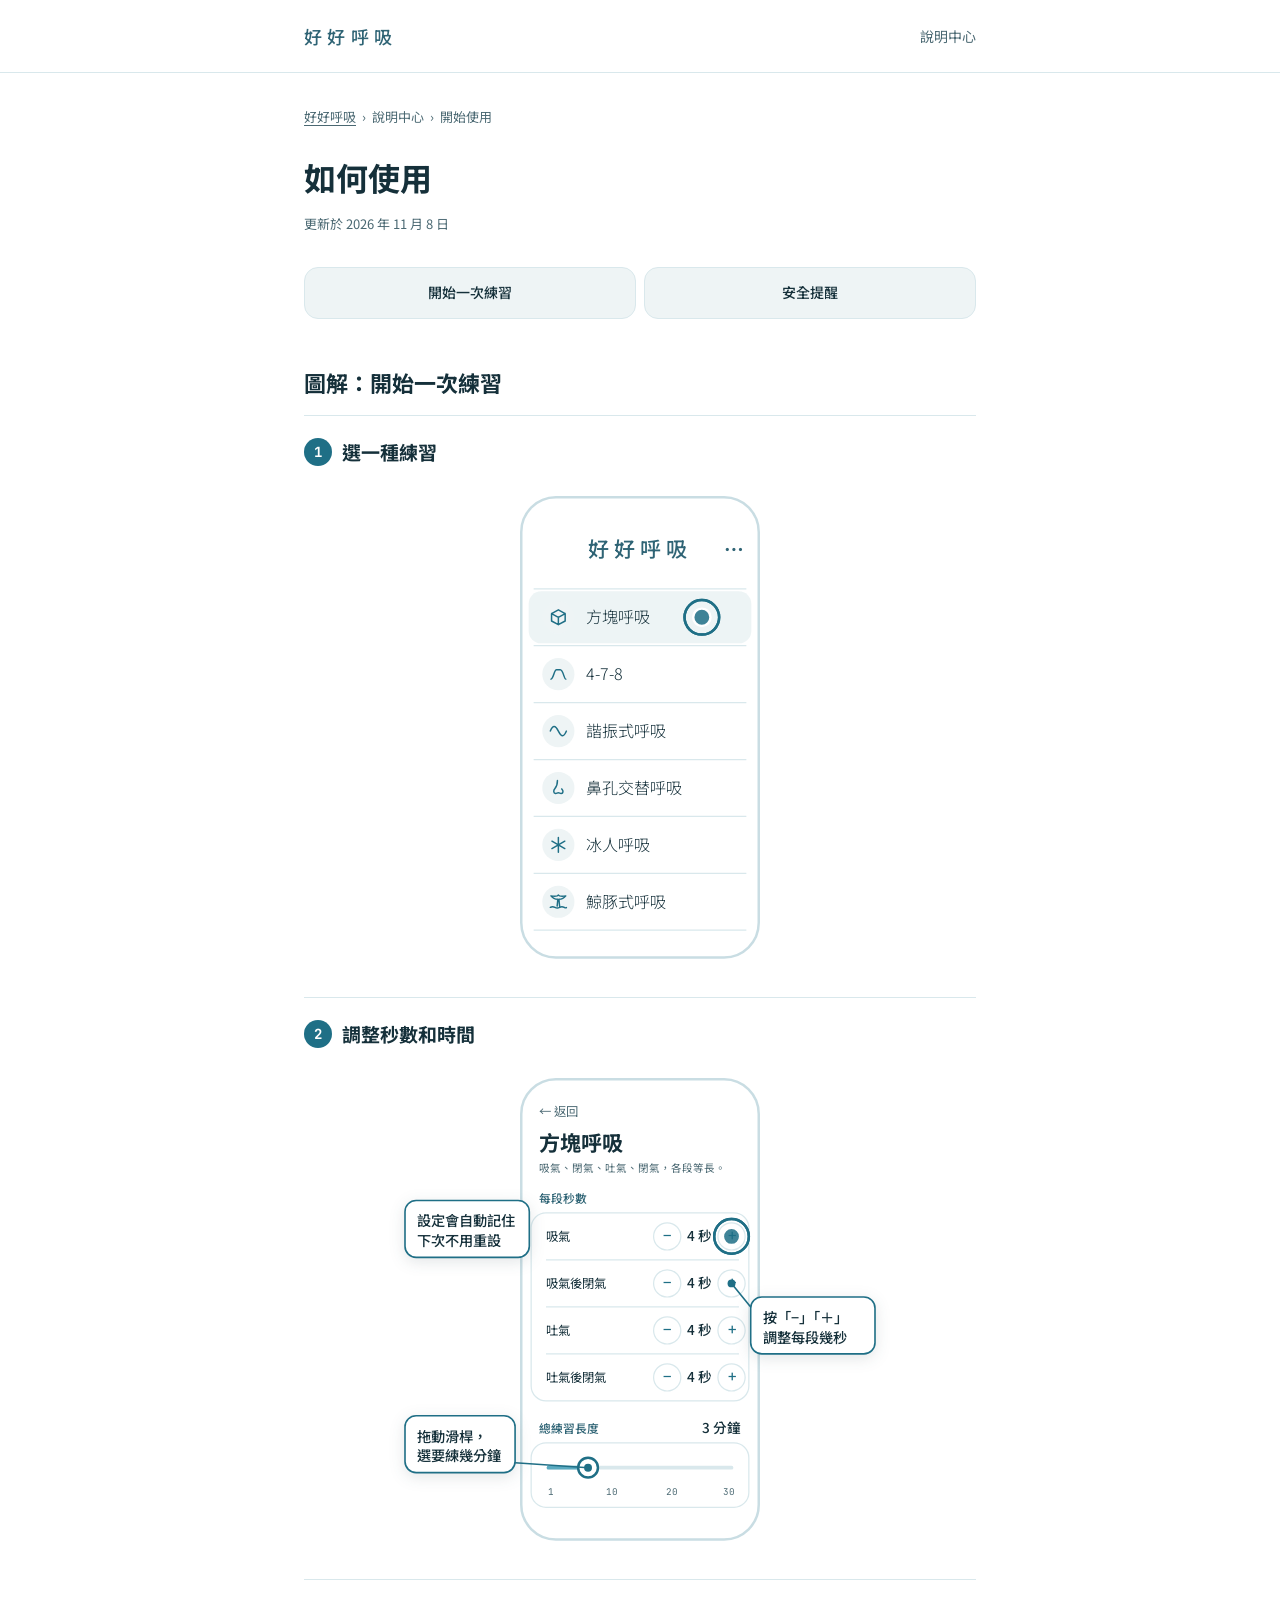
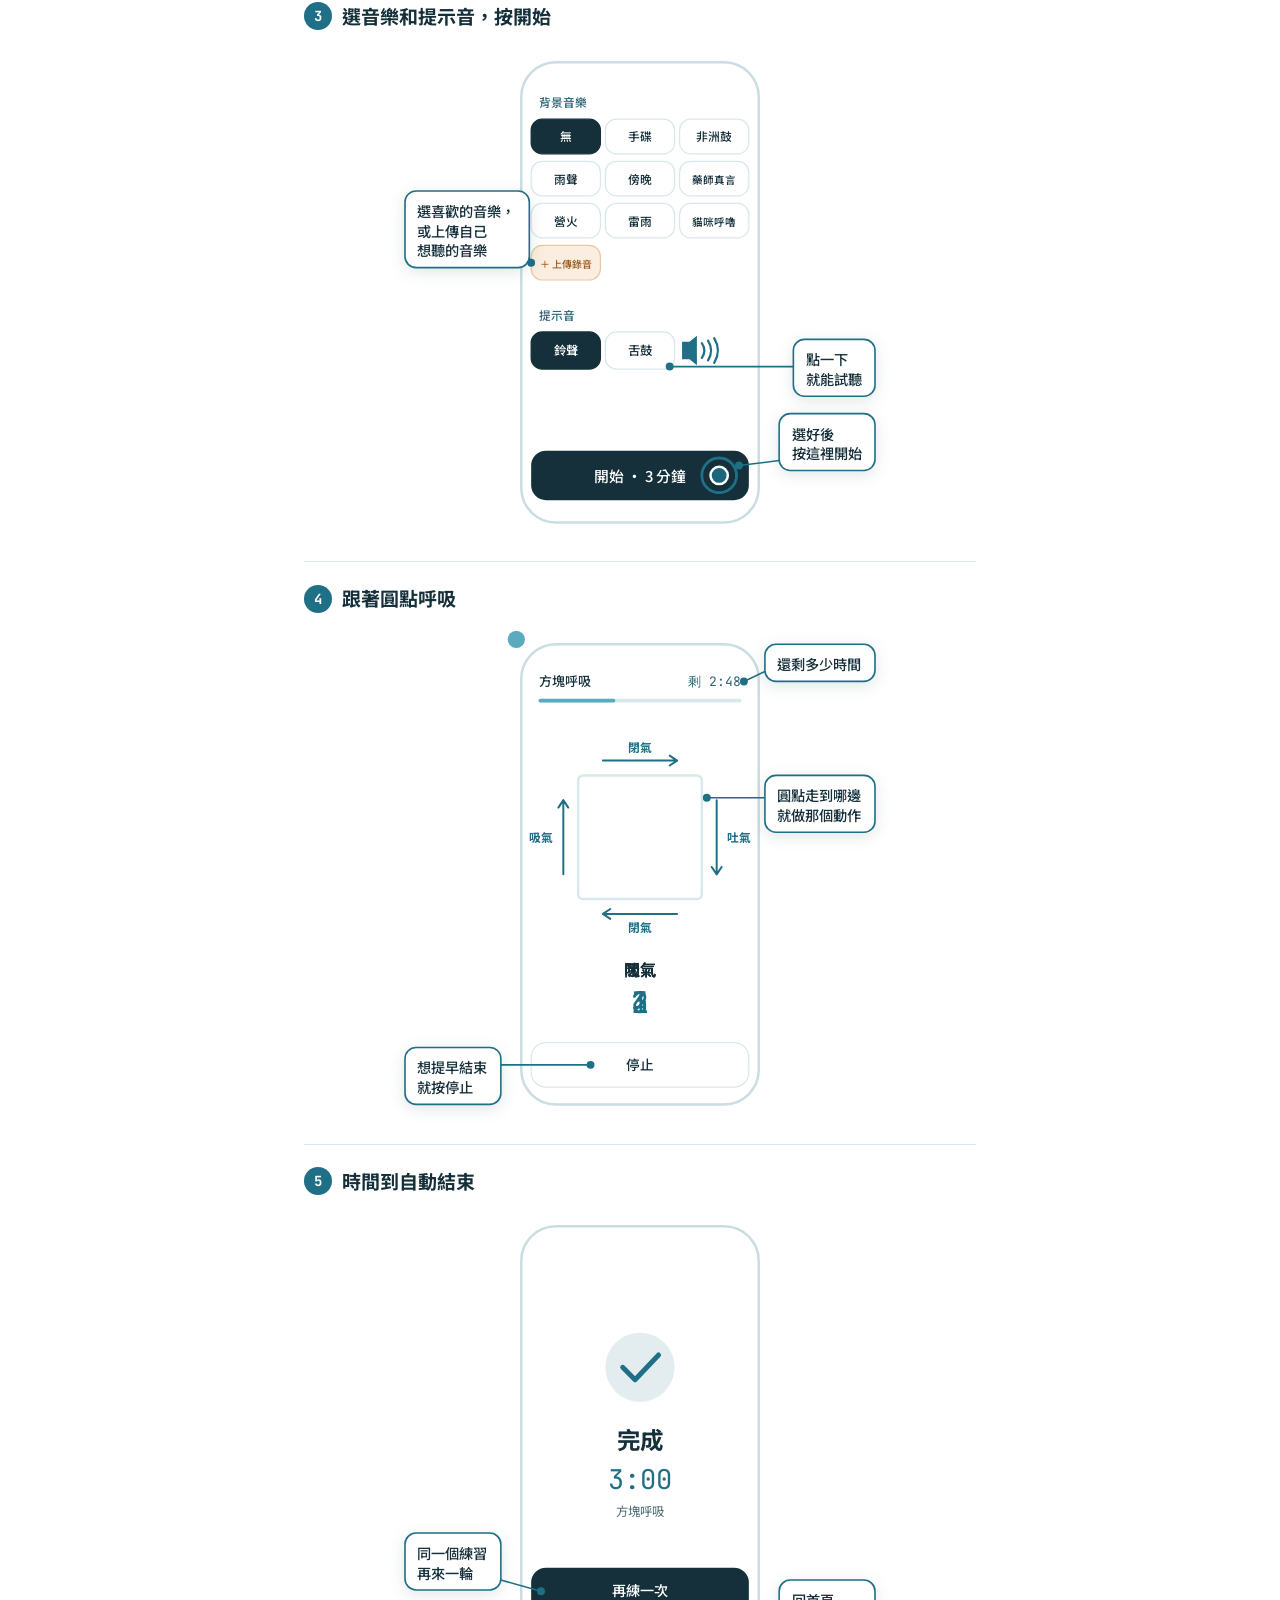
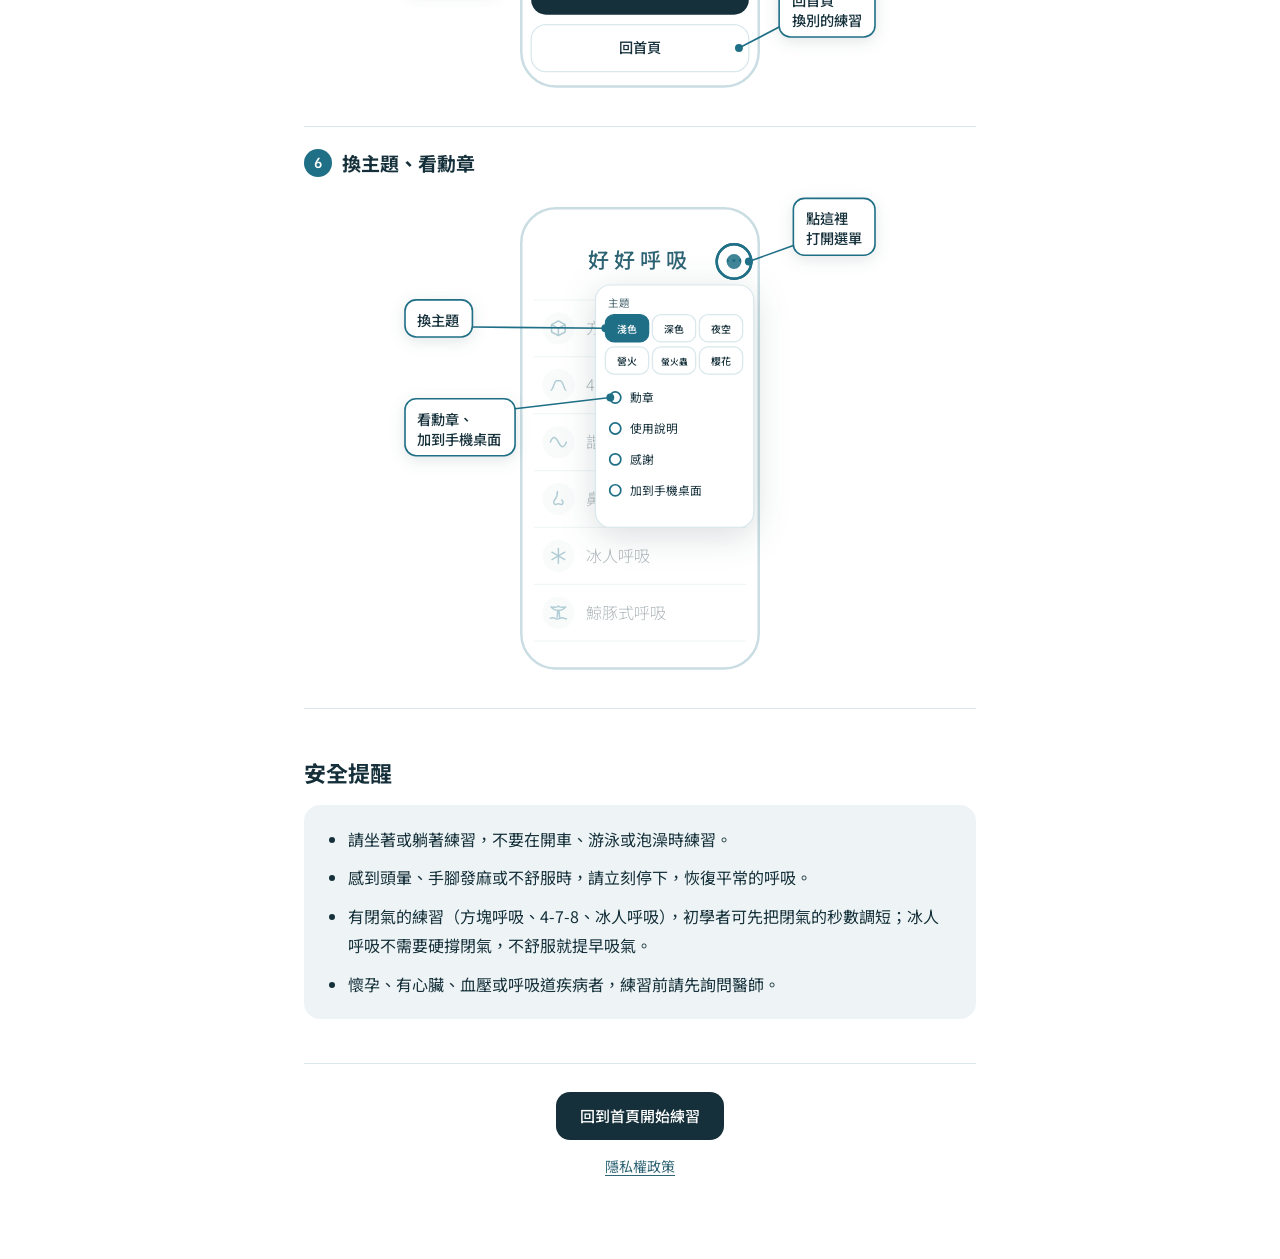
<file: docs/help.html>
<!DOCTYPE html>
<html lang="zh-Hant">
<head>
<meta charset="utf-8">
<meta name="viewport" content="width=device-width, initial-scale=1">
<title>如何使用 · 好好呼吸</title>
<meta name="description" content="好好呼吸使用說明：用圖解帶你開始一次練習，以及安全提醒。">
<script>try{var o=JSON.parse(localStorage.getItem('haohao-breath-settings'))||{};if(o.theme==='dark')document.documentElement.dataset.theme='dark';var f=[1,1.15,1.3][+o.fsz]||1;if(f!==1){var s=document.documentElement.style;s.setProperty('--fs',f);s.setProperty('--fsl',1+(f-1)/2)}}catch(e){}</script>
<link rel="icon" href="favicon.ico" sizes="48x48">
<link rel="icon" type="image/png" sizes="144x144" href="icons/favicon-144.png">
<link rel="icon" type="image/png" sizes="96x96" href="icons/favicon-96.png">
<link rel="icon" type="image/png" sizes="48x48" href="icons/favicon-48.png">
<link rel="icon" type="image/png" sizes="32x32" href="icons/favicon-32.png">
<link rel="apple-touch-icon" href="icons/favicon.png">
<link rel="preconnect" href="https://fonts.googleapis.com">
<link rel="preconnect" href="https://fonts.gstatic.com" crossorigin>
<link href="https://fonts.googleapis.com/css2?family=Noto+Sans+TC:wght@400;500;700&family=JetBrains+Mono:wght@400;700&display=swap" rel="stylesheet">
<style>
:root { --h0: #ffffff; --h1: #eef4f5; --h2: #15303a; --h3: #2f6475; --h4: #1f6f86; --h5: #5aaac0; --h7: #d9e8ec; --h8: #c9dde3; --h13: #4a6872; }
:root[data-theme="dark"] { --h0: #0d1b22; --h1: #152a33; --h2: #e6f1f4; --h3: #8fc3d3; --h4: #7cc4da; --h5: #5aaac0; --h7: #25404b; --h8: #2c4a56; --h13: #a3bec7; }
html { scroll-behavior: smooth; }
body { margin: 0; background: var(--h0); font-family: 'Noto Sans TC', sans-serif; color: var(--h2); -webkit-font-smoothing: antialiased; }
a { color: var(--h3); text-underline-offset: 3px; }
a:hover { color: var(--h2); }

header { border-bottom: 1px solid var(--h7); }
.bar { max-width: 720px; margin: 0 auto; padding: 14px 24px; min-height: 72px; box-sizing: border-box; display: flex; justify-content: space-between; align-items: center; gap: 16px; }
.brand { font-size: calc(18px * var(--fs, 1)); font-weight: 500; letter-spacing: .3em; text-decoration: none; color: var(--h3); }
.bar-right { display: flex; align-items: center; gap: 8px; }
.bar-label { font-size: calc(14px * var(--fs, 1)); color: var(--h13); }

article { max-width: 720px; margin: 0 auto; padding: 32px 24px 80px; box-sizing: border-box; line-height: 1.8; font-size: calc(16px * var(--fs, 1)); }
.crumbs { display: flex; flex-wrap: wrap; gap: 6px; font-size: calc(13px * var(--fs, 1)); color: var(--h13); margin-bottom: 28px; }
.crumbs a { color: var(--h13); }
h1 { margin: 0 0 12px; font-size: calc(32px * var(--fsl, 1)); font-weight: 700; line-height: 1.35; text-wrap: pretty; }
h2 { margin: 0 0 12px; font-size: calc(22px * var(--fs, 1)); font-weight: 700; scroll-margin-top: 24px; }
.updated { margin: 0 0 32px; font-size: calc(13px * var(--fs, 1)); color: var(--h13); }
.box { background: var(--h1); border-radius: 16px; padding: 20px 24px; margin-bottom: 44px; }
.steps { margin: 0 0 44px; padding-left: 22px; display: flex; flex-direction: column; gap: 10px; }
.steps.tight { margin-bottom: 20px; }
.box .steps { margin: 0; padding-left: 20px; }
.end { border-top: 1px solid var(--h7); padding-top: 28px; display: flex; flex-direction: column; align-items: center; gap: 14px; text-align: center; }
.cta {
  display: inline-flex; align-items: center; height: 48px; padding: 0 24px; border-radius: 14px;
  background: var(--h2); color: var(--h0); text-decoration: none; font-size: calc(15px * var(--fs, 1)); font-weight: 500;
}
.cta:hover { color: var(--h0); }
/* 本文內容：按鍵排成一排 */
.toc-btns { display: grid; grid-template-columns: repeat(2, minmax(0, 1fr)); gap: 8px; margin-bottom: 44px; }
.toc-btns a {
  min-height: 52px; padding: 8px 6px; box-sizing: border-box; border-radius: 14px; border: 1px solid var(--h7); background: var(--h1);
  color: var(--h2); font-size: calc(14px * var(--fs, 1)); font-weight: 500; line-height: 1.4; text-align: center; text-decoration: none;
  display: flex; align-items: center; justify-content: center;
}
.toc-btns a:hover { color: var(--h3); }
/* 圖解：開始一次練習。手指點的圈圈、試聽的聲波、圓點繞方框、文字和倒數跟著變 */
.guide { display: flex; flex-direction: column; border-top: 1px solid var(--h7); margin-bottom: 44px; line-height: 1.5; }
.rip { transform-box: fill-box; transform-origin: center; animation: rip 1.8s ease-out infinite; }
.rip2 { animation-delay: .9s; }
@keyframes rip { from { transform: scale(.5); opacity: .8; } to { transform: scale(1.9); opacity: 0; } }
.wave { animation: wave 1.4s ease-in-out infinite; }
@keyframes wave { 0%, 100% { opacity: .2; } 50% { opacity: 1; } }
.walk { animation: walk 16s linear infinite; }
@keyframes walk { 0% { transform: translate(50px, 210px); } 25% { transform: translate(50px, 110px); } 50% { transform: translate(150px, 110px); } 75% { transform: translate(150px, 210px); } 100% { transform: translate(50px, 210px); } }
.lab { animation: show 16s step-end infinite; }
@keyframes show { 0% { opacity: 1; } 25% { opacity: 0; } 100% { opacity: 0; } }
.num { animation: show 4s step-end infinite; }
@media (prefers-reduced-motion: reduce) {
  .rip, .wave, .walk, .lab, .num { animation: none; }
  .rip { opacity: 0; }
  .walk { transform: translate(50px, 160px); }
  .lab:not(:first-of-type), .num:not(:first-of-type) { opacity: 0; }
}
</style>
</head>
<body>
<header>
  <div class="bar">
    <a class="brand" href="./">好好呼吸</a>
    <div class="bar-right">
      <span class="bar-label">說明中心</span>
    </div>
  </div>
</header>

<article>
  <nav class="crumbs"><a href="./">好好呼吸</a><span>›</span><span>說明中心</span><span>›</span><span>開始使用</span></nav>
  <h1>如何使用</h1>
  <p class="updated">更新於 2026 年 11 月 8 日</p>
  <nav class="toc-btns" aria-label="本文內容">
    <a href="#start">開始一次練習</a>
    <a href="#safety">安全提醒</a>
  </nav>

  <h2 id="start">圖解：開始一次練習</h2>
  <div class="guide"><div style="display:flex;flex-direction:column;gap:14px;padding:22px 0;border-bottom:1px solid var(--h7,#d9e8ec)"><div style="display:flex;align-items:center;gap:10px"><span style="width:28px;height:28px;border-radius:50%;background:var(--h4,#1f6f86);color:var(--h0,#ffffff);font: 700 calc(14px * var(--fs, 1)) 'JetBrains Mono',monospace;display:flex;align-items:center;justify-content:center;flex:none">1</span><h3 style="margin:0;font-size: calc(19px * var(--fs, 1));font-weight:700">選一種練習</h3></div><div style="width:100%;max-width:470px;align-self:center"><svg viewBox="0 0 380 400" width="100%" style="display:block;overflow:visible" role="img"><g transform="translate(90,10)"><rect x="4" y="4" width="192" height="372" rx="28" style="fill:var(--h0,#ffffff);stroke:var(--h8,#c9dde3);stroke-width:2"></rect><text x="100" y="52" style="font-family:'Noto Sans TC',system-ui,sans-serif;font-size:17px;font-weight:500;fill:var(--h3,#2f6475);letter-spacing:4px" text-anchor="middle">好好呼吸</text><text x="176" y="52" style="font-family:'Noto Sans TC',system-ui,sans-serif;font-size:16px;font-weight:700;fill:var(--h3,#2f6475);" text-anchor="middle">⋯</text><rect x="10" y="80" width="180" height="42" rx="10" style="fill:var(--h4,#1f6f86);fill-opacity:.08"></rect><g style="opacity:1"><line x1="14" y1="78" x2="186" y2="78" style="stroke:var(--h7,#d9e8ec)"></line><circle cx="34" cy="101" r="13" style="fill:var(--h1,#eef4f5)"></circle><path d="M16 4L27 10V22L16 28L5 22V10ZM5 10L16 16L27 10M16 16V28" transform="translate(26.0,93.0) scale(0.5)" style="fill:none;stroke:var(--h4,#1f6f86);stroke-width:2.4;stroke-linecap:round;stroke-linejoin:round"></path><text x="56" y="106" style="font-family:'Noto Sans TC',system-ui,sans-serif;font-size:13px;font-weight:300;fill:var(--h2,#15303a);" text-anchor="start">方塊呼吸</text><line x1="14" y1="124" x2="186" y2="124" style="stroke:var(--h7,#d9e8ec)"></line><circle cx="34" cy="147" r="13" style="fill:var(--h1,#eef4f5)"></circle><path d="M4 24C8 24 9 9 13 9H19C24 9 25 24 28 24" transform="translate(26.0,139.0) scale(0.5)" style="fill:none;stroke:var(--h4,#1f6f86);stroke-width:2.4;stroke-linecap:round;stroke-linejoin:round"></path><text x="56" y="152" style="font-family:'Noto Sans TC',system-ui,sans-serif;font-size:13px;font-weight:300;fill:var(--h2,#15303a);" text-anchor="start">4-7-8</text><line x1="14" y1="170" x2="186" y2="170" style="stroke:var(--h7,#d9e8ec)"></line><circle cx="34" cy="193" r="13" style="fill:var(--h1,#eef4f5)"></circle><path d="M3 16C7 6 11 6 16 16S25 26 29 16" transform="translate(26.0,185.0) scale(0.5)" style="fill:none;stroke:var(--h4,#1f6f86);stroke-width:2.4;stroke-linecap:round;stroke-linejoin:round"></path><text x="56" y="198" style="font-family:'Noto Sans TC',system-ui,sans-serif;font-size:13px;font-weight:300;fill:var(--h2,#15303a);" text-anchor="start">諧振式呼吸</text><line x1="14" y1="216" x2="186" y2="216" style="stroke:var(--h7,#d9e8ec)"></line><circle cx="34" cy="239" r="13" style="fill:var(--h1,#eef4f5)"></circle><path d="M14.5 4C14.5 9.5 13.5 13.5 10.5 17C7.5 20.5 8 24.5 11.5 25C13.2 25.2 14 23.8 16 23.8S18.8 25.2 20.5 25C24 24.5 24.5 20.5 21.5 17.5" transform="translate(26.0,231.0) scale(0.5)" style="fill:none;stroke:var(--h4,#1f6f86);stroke-width:2.4;stroke-linecap:round;stroke-linejoin:round"></path><text x="56" y="244" style="font-family:'Noto Sans TC',system-ui,sans-serif;font-size:13px;font-weight:300;fill:var(--h2,#15303a);" text-anchor="start">鼻孔交替呼吸</text><line x1="14" y1="262" x2="186" y2="262" style="stroke:var(--h7,#d9e8ec)"></line><circle cx="34" cy="285" r="13" style="fill:var(--h1,#eef4f5)"></circle><path d="M16 4V28M5.6 10L26.4 22M5.6 22L26.4 10" transform="translate(26.0,277.0) scale(0.5)" style="fill:none;stroke:var(--h4,#1f6f86);stroke-width:2.4;stroke-linecap:round;stroke-linejoin:round"></path><text x="56" y="290" style="font-family:'Noto Sans TC',system-ui,sans-serif;font-size:13px;font-weight:300;fill:var(--h2,#15303a);" text-anchor="start">冰人呼吸</text><line x1="14" y1="308" x2="186" y2="308" style="stroke:var(--h7,#d9e8ec)"></line><circle cx="34" cy="331" r="13" style="fill:var(--h1,#eef4f5)"></circle><path d="M14 23C14.5 18 15 15 15 12C12 12 7 10.5 4 6.5C7 7 11 7.5 14 6.5C15 6 15.6 5.5 16 5C16.4 5.5 17 6 18 6.5C21 7.5 25 7 28 6.5C25 10.5 20 12 17 12C17 15 17.5 18 18 23M3 25C5.5 23.5 8 23.5 10.5 25S15.5 26.5 18 25S23 23.5 25.5 25S28 26 29 25.5" transform="translate(26.0,323.0) scale(0.5)" style="fill:none;stroke:var(--h4,#1f6f86);stroke-width:2.4;stroke-linecap:round;stroke-linejoin:round"></path><text x="56" y="336" style="font-family:'Noto Sans TC',system-ui,sans-serif;font-size:13px;font-weight:300;fill:var(--h2,#15303a);" text-anchor="start">鯨豚式呼吸</text><line x1="14" y1="354" x2="186" y2="354" style="stroke:var(--h7,#d9e8ec)"></line></g><circle cx="150" cy="101" r="14" class="rip" style="fill:none;stroke:var(--h4,#1f6f86);stroke-width:2"></circle><circle cx="150" cy="101" r="14" class="rip rip2" style="fill:none;stroke:var(--h4,#1f6f86);stroke-width:2"></circle><circle cx="150" cy="101" r="7" style="fill:var(--h4,#1f6f86);fill-opacity:.85;stroke:var(--h0,#ffffff);stroke-width:2"></circle></g></svg></div></div><div style="display:flex;flex-direction:column;gap:14px;padding:22px 0;border-bottom:1px solid var(--h7,#d9e8ec)"><div style="display:flex;align-items:center;gap:10px"><span style="width:28px;height:28px;border-radius:50%;background:var(--h4,#1f6f86);color:var(--h0,#ffffff);font: 700 calc(14px * var(--fs, 1)) 'JetBrains Mono',monospace;display:flex;align-items:center;justify-content:center;flex:none">2</span><h3 style="margin:0;font-size: calc(19px * var(--fs, 1));font-weight:700">調整秒數和時間</h3></div><div style="width:100%;max-width:470px;align-self:center"><svg viewBox="0 0 380 400" width="100%" style="display:block;overflow:visible" role="img"><g transform="translate(90,10)"><rect x="4" y="4" width="192" height="372" rx="28" style="fill:var(--h0,#ffffff);stroke:var(--h8,#c9dde3);stroke-width:2"></rect><text x="18" y="34" style="font-family:'Noto Sans TC',system-ui,sans-serif;font-size:10px;font-weight:400;fill:var(--h13,#4a6872);" text-anchor="start">← 返回</text><text x="18" y="62" style="font-family:'Noto Sans TC',system-ui,sans-serif;font-size:17px;font-weight:700;fill:var(--h2,#15303a);" text-anchor="start">方塊呼吸</text><text x="18" y="79" style="font-family:'Noto Sans TC',system-ui,sans-serif;font-size:8.5px;font-weight:400;fill:var(--h13,#4a6872);" text-anchor="start">吸氣、閉氣、吐氣、閉氣，各段等長。</text><text x="18" y="104" style="font-family:'Noto Sans TC',system-ui,sans-serif;font-size:9.5px;font-weight:500;fill:var(--h3,#2f6475);" text-anchor="start">每段秒數</text><rect x="12" y="112" width="176" height="152" rx="12" style="fill:var(--h0,#ffffff);stroke:var(--h7,#d9e8ec)"></rect><text x="24" y="135" style="font-family:'Noto Sans TC',system-ui,sans-serif;font-size:10px;font-weight:400;fill:var(--h2,#15303a);" text-anchor="start">吸氣</text><circle cx="122" cy="131" r="11" style="fill:var(--h0,#ffffff);stroke:var(--h7,#d9e8ec)"></circle><text x="122" y="135" style="font-family:'Noto Sans TC',system-ui,sans-serif;font-size:12px;font-weight:500;fill:var(--h4,#1f6f86);" text-anchor="middle">−</text><text x="148" y="135" style="font-family:'Noto Sans TC',system-ui,sans-serif;font-size:11px;font-weight:500;fill:var(--h2,#15303a);" text-anchor="middle">4 秒</text><circle cx="174" cy="131" r="11" style="fill:var(--h0,#ffffff);stroke:var(--h7,#d9e8ec)"></circle><text x="174" y="135" style="font-family:'Noto Sans TC',system-ui,sans-serif;font-size:12px;font-weight:500;fill:var(--h4,#1f6f86);" text-anchor="middle">+</text><line x1="24" y1="150" x2="180" y2="150" style="stroke:var(--h7,#d9e8ec)"></line><text x="24" y="173" style="font-family:'Noto Sans TC',system-ui,sans-serif;font-size:10px;font-weight:400;fill:var(--h2,#15303a);" text-anchor="start">吸氣後閉氣</text><circle cx="122" cy="169" r="11" style="fill:var(--h0,#ffffff);stroke:var(--h7,#d9e8ec)"></circle><text x="122" y="173" style="font-family:'Noto Sans TC',system-ui,sans-serif;font-size:12px;font-weight:500;fill:var(--h4,#1f6f86);" text-anchor="middle">−</text><text x="148" y="173" style="font-family:'Noto Sans TC',system-ui,sans-serif;font-size:11px;font-weight:500;fill:var(--h2,#15303a);" text-anchor="middle">4 秒</text><circle cx="174" cy="169" r="11" style="fill:var(--h0,#ffffff);stroke:var(--h7,#d9e8ec)"></circle><text x="174" y="173" style="font-family:'Noto Sans TC',system-ui,sans-serif;font-size:12px;font-weight:500;fill:var(--h4,#1f6f86);" text-anchor="middle">+</text><line x1="24" y1="188" x2="180" y2="188" style="stroke:var(--h7,#d9e8ec)"></line><text x="24" y="211" style="font-family:'Noto Sans TC',system-ui,sans-serif;font-size:10px;font-weight:400;fill:var(--h2,#15303a);" text-anchor="start">吐氣</text><circle cx="122" cy="207" r="11" style="fill:var(--h0,#ffffff);stroke:var(--h7,#d9e8ec)"></circle><text x="122" y="211" style="font-family:'Noto Sans TC',system-ui,sans-serif;font-size:12px;font-weight:500;fill:var(--h4,#1f6f86);" text-anchor="middle">−</text><text x="148" y="211" style="font-family:'Noto Sans TC',system-ui,sans-serif;font-size:11px;font-weight:500;fill:var(--h2,#15303a);" text-anchor="middle">4 秒</text><circle cx="174" cy="207" r="11" style="fill:var(--h0,#ffffff);stroke:var(--h7,#d9e8ec)"></circle><text x="174" y="211" style="font-family:'Noto Sans TC',system-ui,sans-serif;font-size:12px;font-weight:500;fill:var(--h4,#1f6f86);" text-anchor="middle">+</text><line x1="24" y1="226" x2="180" y2="226" style="stroke:var(--h7,#d9e8ec)"></line><text x="24" y="249" style="font-family:'Noto Sans TC',system-ui,sans-serif;font-size:10px;font-weight:400;fill:var(--h2,#15303a);" text-anchor="start">吐氣後閉氣</text><circle cx="122" cy="245" r="11" style="fill:var(--h0,#ffffff);stroke:var(--h7,#d9e8ec)"></circle><text x="122" y="249" style="font-family:'Noto Sans TC',system-ui,sans-serif;font-size:12px;font-weight:500;fill:var(--h4,#1f6f86);" text-anchor="middle">−</text><text x="148" y="249" style="font-family:'Noto Sans TC',system-ui,sans-serif;font-size:11px;font-weight:500;fill:var(--h2,#15303a);" text-anchor="middle">4 秒</text><circle cx="174" cy="245" r="11" style="fill:var(--h0,#ffffff);stroke:var(--h7,#d9e8ec)"></circle><text x="174" y="249" style="font-family:'Noto Sans TC',system-ui,sans-serif;font-size:12px;font-weight:500;fill:var(--h4,#1f6f86);" text-anchor="middle">+</text><text x="18" y="290" style="font-family:'Noto Sans TC',system-ui,sans-serif;font-size:9.5px;font-weight:500;fill:var(--h3,#2f6475);" text-anchor="start">總練習長度</text><text x="182" y="290" style="font-family:'Noto Sans TC',system-ui,sans-serif;font-size:11px;font-weight:500;fill:var(--h2,#15303a);" text-anchor="end">3 分鐘</text><rect x="12" y="298" width="176" height="52" rx="12" style="fill:var(--h0,#ffffff);stroke:var(--h7,#d9e8ec)"></rect><line x1="26" y1="318" x2="174" y2="318" style="stroke:var(--h7,#d9e8ec);stroke-width:3;stroke-linecap:round"></line><line x1="26" y1="318" x2="58" y2="318" style="stroke:var(--h5,#5aaac0);stroke-width:3;stroke-linecap:round"></line><circle cx="58" cy="318" r="8" style="fill:var(--h0,#ffffff);stroke:var(--h4,#1f6f86);stroke-width:2"></circle><text x="28" y="340" style="font-family:'Noto Sans TC',system-ui,sans-serif;font-size:7.5px;font-weight:400;fill:var(--h13,#4a6872);font-family:'JetBrains Mono',monospace" text-anchor="middle">1</text><text x="77" y="340" style="font-family:'Noto Sans TC',system-ui,sans-serif;font-size:7.5px;font-weight:400;fill:var(--h13,#4a6872);font-family:'JetBrains Mono',monospace" text-anchor="middle">10</text><text x="126" y="340" style="font-family:'Noto Sans TC',system-ui,sans-serif;font-size:7.5px;font-weight:400;fill:var(--h13,#4a6872);font-family:'JetBrains Mono',monospace" text-anchor="middle">20</text><text x="172" y="340" style="font-family:'Noto Sans TC',system-ui,sans-serif;font-size:7.5px;font-weight:400;fill:var(--h13,#4a6872);font-family:'JetBrains Mono',monospace" text-anchor="middle">30</text><circle cx="174" cy="131" r="14" class="rip" style="fill:none;stroke:var(--h4,#1f6f86);stroke-width:2"></circle><circle cx="174" cy="131" r="14" class="rip rip2" style="fill:none;stroke:var(--h4,#1f6f86);stroke-width:2"></circle><circle cx="174" cy="131" r="7" style="fill:var(--h4,#1f6f86);fill-opacity:.85;stroke:var(--h0,#ffffff);stroke-width:2"></circle></g><rect x="0" y="112" width="100.5" height="46" rx="9" style="fill:var(--h0,#ffffff);stroke:var(--h4,#1f6f86);stroke-width:1.3;filter:drop-shadow(0 3px 6px rgba(21,48,58,.12))"></rect><text x="10" y="133" style="font-family:'Noto Sans TC',system-ui,sans-serif;font-size:11.5px;font-weight:500;fill:var(--h2,#15303a);" text-anchor="start">設定會自動記住</text><text x="10" y="149" style="font-family:'Noto Sans TC',system-ui,sans-serif;font-size:11.5px;font-weight:500;fill:var(--h2,#15303a);" text-anchor="start">下次不用重設</text><line x1="89.0" y1="324" x2="148" y2="328" style="stroke:var(--h4,#1f6f86);stroke-width:1.3"></line><circle cx="148" cy="328" r="3.2" style="fill:var(--h4,#1f6f86)"></circle><rect x="0" y="286" width="89.0" height="46" rx="9" style="fill:var(--h0,#ffffff);stroke:var(--h4,#1f6f86);stroke-width:1.3;filter:drop-shadow(0 3px 6px rgba(21,48,58,.12))"></rect><text x="10" y="307" style="font-family:'Noto Sans TC',system-ui,sans-serif;font-size:11.5px;font-weight:500;fill:var(--h2,#15303a);" text-anchor="start">拖動滑桿，</text><text x="10" y="323" style="font-family:'Noto Sans TC',system-ui,sans-serif;font-size:11.5px;font-weight:500;fill:var(--h2,#15303a);" text-anchor="start">選要練幾分鐘</text><line x1="279.5" y1="198" x2="264" y2="179" style="stroke:var(--h4,#1f6f86);stroke-width:1.3"></line><circle cx="264" cy="179" r="3.2" style="fill:var(--h4,#1f6f86)"></circle><rect x="279.5" y="190" width="100.5" height="46" rx="9" style="fill:var(--h0,#ffffff);stroke:var(--h4,#1f6f86);stroke-width:1.3;filter:drop-shadow(0 3px 6px rgba(21,48,58,.12))"></rect><text x="289.5" y="211" style="font-family:'Noto Sans TC',system-ui,sans-serif;font-size:11.5px;font-weight:500;fill:var(--h2,#15303a);" text-anchor="start">按「−」「＋」</text><text x="289.5" y="227" style="font-family:'Noto Sans TC',system-ui,sans-serif;font-size:11.5px;font-weight:500;fill:var(--h2,#15303a);" text-anchor="start">調整每段幾秒</text></svg></div></div><div style="display:flex;flex-direction:column;gap:14px;padding:22px 0;border-bottom:1px solid var(--h7,#d9e8ec)"><div style="display:flex;align-items:center;gap:10px"><span style="width:28px;height:28px;border-radius:50%;background:var(--h4,#1f6f86);color:var(--h0,#ffffff);font: 700 calc(14px * var(--fs, 1)) 'JetBrains Mono',monospace;display:flex;align-items:center;justify-content:center;flex:none">3</span><h3 style="margin:0;font-size: calc(19px * var(--fs, 1));font-weight:700">選音樂和提示音，按開始</h3></div><div style="width:100%;max-width:470px;align-self:center"><svg viewBox="0 0 380 400" width="100%" style="display:block;overflow:visible" role="img"><g transform="translate(90,10)"><rect x="4" y="4" width="192" height="372" rx="28" style="fill:var(--h0,#ffffff);stroke:var(--h8,#c9dde3);stroke-width:2"></rect><text x="18" y="40" style="font-family:'Noto Sans TC',system-ui,sans-serif;font-size:9.5px;font-weight:500;fill:var(--h3,#2f6475);" text-anchor="start">背景音樂</text><rect x="12" y="50" width="56" height="28" rx="9" style="fill:var(--h2,#15303a);stroke:var(--h2,#15303a)"></rect><text x="40" y="68" style="font-family:'Noto Sans TC',system-ui,sans-serif;font-size:9.5px;font-weight:500;fill:var(--h0,#ffffff);" text-anchor="middle">無</text><rect x="72" y="50" width="56" height="28" rx="9" style="fill:var(--h0,#ffffff);stroke:var(--h7,#d9e8ec)"></rect><text x="100" y="68" style="font-family:'Noto Sans TC',system-ui,sans-serif;font-size:9.5px;font-weight:500;fill:var(--h2,#15303a);" text-anchor="middle">手碟</text><rect x="132" y="50" width="56" height="28" rx="9" style="fill:var(--h0,#ffffff);stroke:var(--h7,#d9e8ec)"></rect><text x="160" y="68" style="font-family:'Noto Sans TC',system-ui,sans-serif;font-size:9.5px;font-weight:500;fill:var(--h2,#15303a);" text-anchor="middle">非洲鼓</text><rect x="12" y="84" width="56" height="28" rx="9" style="fill:var(--h0,#ffffff);stroke:var(--h7,#d9e8ec)"></rect><text x="40" y="102" style="font-family:'Noto Sans TC',system-ui,sans-serif;font-size:9.5px;font-weight:500;fill:var(--h2,#15303a);" text-anchor="middle">雨聲</text><rect x="72" y="84" width="56" height="28" rx="9" style="fill:var(--h0,#ffffff);stroke:var(--h7,#d9e8ec)"></rect><text x="100" y="102" style="font-family:'Noto Sans TC',system-ui,sans-serif;font-size:9.5px;font-weight:500;fill:var(--h2,#15303a);" text-anchor="middle">傍晚</text><rect x="132" y="84" width="56" height="28" rx="9" style="fill:var(--h0,#ffffff);stroke:var(--h7,#d9e8ec)"></rect><text x="160" y="102" style="font-family:'Noto Sans TC',system-ui,sans-serif;font-size:8.5px;font-weight:500;fill:var(--h2,#15303a);" text-anchor="middle">藥師真言</text><rect x="12" y="118" width="56" height="28" rx="9" style="fill:var(--h0,#ffffff);stroke:var(--h7,#d9e8ec)"></rect><text x="40" y="136" style="font-family:'Noto Sans TC',system-ui,sans-serif;font-size:9.5px;font-weight:500;fill:var(--h2,#15303a);" text-anchor="middle">營火</text><rect x="72" y="118" width="56" height="28" rx="9" style="fill:var(--h0,#ffffff);stroke:var(--h7,#d9e8ec)"></rect><text x="100" y="136" style="font-family:'Noto Sans TC',system-ui,sans-serif;font-size:9.5px;font-weight:500;fill:var(--h2,#15303a);" text-anchor="middle">雷雨</text><rect x="132" y="118" width="56" height="28" rx="9" style="fill:var(--h0,#ffffff);stroke:var(--h7,#d9e8ec)"></rect><text x="160" y="136" style="font-family:'Noto Sans TC',system-ui,sans-serif;font-size:8.5px;font-weight:500;fill:var(--h2,#15303a);" text-anchor="middle">貓咪呼嚕</text><rect x="12" y="152" width="56" height="28" rx="9" style="fill:#fbeee0;stroke:#e9c9a3"></rect><text x="40" y="170" style="font-family:'Noto Sans TC',system-ui,sans-serif;font-size:8px;font-weight:500;fill:#9a5a1c;" text-anchor="middle">＋ 上傳錄音</text><text x="18" y="212" style="font-family:'Noto Sans TC',system-ui,sans-serif;font-size:9.5px;font-weight:500;fill:var(--h3,#2f6475);" text-anchor="start">提示音</text><rect x="12" y="222" width="56" height="30" rx="9" style="fill:var(--h2,#15303a);stroke:var(--h2,#15303a)"></rect><text x="40" y="241" style="font-family:'Noto Sans TC',system-ui,sans-serif;font-size:10px;font-weight:500;fill:var(--h0,#ffffff);" text-anchor="middle">鈴聲</text><rect x="72" y="222" width="56" height="30" rx="9" style="fill:var(--h0,#ffffff);stroke:var(--h7,#d9e8ec)"></rect><text x="100" y="241" style="font-family:'Noto Sans TC',system-ui,sans-serif;font-size:10px;font-weight:500;fill:var(--h2,#15303a);" text-anchor="middle">舌鼓</text><path d="M134 230L140 230L146 225V249L140 244L134 244Z" style="fill:var(--h4,#1f6f86)"></path><path d="M150 231Q154 237 150 243" class="wave" style="fill:none;stroke:var(--h4,#1f6f86);stroke-width:1.8;stroke-linecap:round;animation-delay:0.0s"></path><path d="M155 229Q160 237 155 245" class="wave" style="fill:none;stroke:var(--h4,#1f6f86);stroke-width:1.8;stroke-linecap:round;animation-delay:0.25s"></path><path d="M160 227Q166 237 160 247" class="wave" style="fill:none;stroke:var(--h4,#1f6f86);stroke-width:1.8;stroke-linecap:round;animation-delay:0.5s"></path><rect x="12" y="318" width="176" height="40" rx="12" style="fill:var(--h2,#15303a)"></rect><text x="100" y="343" style="font-family:'Noto Sans TC',system-ui,sans-serif;font-size:12px;font-weight:500;fill:var(--h0,#ffffff);" text-anchor="middle">開始 · 3 分鐘</text><circle cx="164" cy="338" r="14" class="rip" style="fill:none;stroke:var(--h4,#1f6f86);stroke-width:2"></circle><circle cx="164" cy="338" r="14" class="rip rip2" style="fill:none;stroke:var(--h4,#1f6f86);stroke-width:2"></circle><circle cx="164" cy="338" r="7" style="fill:var(--h4,#1f6f86);fill-opacity:.85;stroke:var(--h0,#ffffff);stroke-width:2"></circle></g><line x1="100.5" y1="172" x2="102" y2="176" style="stroke:var(--h4,#1f6f86);stroke-width:1.3"></line><circle cx="102" cy="176" r="3.2" style="fill:var(--h4,#1f6f86)"></circle><rect x="0" y="118" width="100.5" height="62" rx="9" style="fill:var(--h0,#ffffff);stroke:var(--h4,#1f6f86);stroke-width:1.3;filter:drop-shadow(0 3px 6px rgba(21,48,58,.12))"></rect><text x="10" y="139" style="font-family:'Noto Sans TC',system-ui,sans-serif;font-size:11.5px;font-weight:500;fill:var(--h2,#15303a);" text-anchor="start">選喜歡的音樂，</text><text x="10" y="155" style="font-family:'Noto Sans TC',system-ui,sans-serif;font-size:11.5px;font-weight:500;fill:var(--h2,#15303a);" text-anchor="start">或上傳自己</text><text x="10" y="171" style="font-family:'Noto Sans TC',system-ui,sans-serif;font-size:11.5px;font-weight:500;fill:var(--h2,#15303a);" text-anchor="start">想聽的音樂</text><line x1="314.0" y1="260" x2="214" y2="260" style="stroke:var(--h4,#1f6f86);stroke-width:1.3"></line><circle cx="214" cy="260" r="3.2" style="fill:var(--h4,#1f6f86)"></circle><rect x="314.0" y="238" width="66.0" height="46" rx="9" style="fill:var(--h0,#ffffff);stroke:var(--h4,#1f6f86);stroke-width:1.3;filter:drop-shadow(0 3px 6px rgba(21,48,58,.12))"></rect><text x="324.0" y="259" style="font-family:'Noto Sans TC',system-ui,sans-serif;font-size:11.5px;font-weight:500;fill:var(--h2,#15303a);" text-anchor="start">點一下</text><text x="324.0" y="275" style="font-family:'Noto Sans TC',system-ui,sans-serif;font-size:11.5px;font-weight:500;fill:var(--h2,#15303a);" text-anchor="start">就能試聽</text><line x1="302.5" y1="336" x2="270" y2="340" style="stroke:var(--h4,#1f6f86);stroke-width:1.3"></line><circle cx="270" cy="340" r="3.2" style="fill:var(--h4,#1f6f86)"></circle><rect x="302.5" y="298" width="77.5" height="46" rx="9" style="fill:var(--h0,#ffffff);stroke:var(--h4,#1f6f86);stroke-width:1.3;filter:drop-shadow(0 3px 6px rgba(21,48,58,.12))"></rect><text x="312.5" y="319" style="font-family:'Noto Sans TC',system-ui,sans-serif;font-size:11.5px;font-weight:500;fill:var(--h2,#15303a);" text-anchor="start">選好後</text><text x="312.5" y="335" style="font-family:'Noto Sans TC',system-ui,sans-serif;font-size:11.5px;font-weight:500;fill:var(--h2,#15303a);" text-anchor="start">按這裡開始</text></svg></div></div><div style="display:flex;flex-direction:column;gap:14px;padding:22px 0;border-bottom:1px solid var(--h7,#d9e8ec)"><div style="display:flex;align-items:center;gap:10px"><span style="width:28px;height:28px;border-radius:50%;background:var(--h4,#1f6f86);color:var(--h0,#ffffff);font: 700 calc(14px * var(--fs, 1)) 'JetBrains Mono',monospace;display:flex;align-items:center;justify-content:center;flex:none">4</span><h3 style="margin:0;font-size: calc(19px * var(--fs, 1));font-weight:700">跟著圓點呼吸</h3></div><div style="width:100%;max-width:470px;align-self:center"><svg viewBox="0 0 380 400" width="100%" style="display:block;overflow:visible" role="img"><g transform="translate(90,10)"><rect x="4" y="4" width="192" height="372" rx="28" style="fill:var(--h0,#ffffff);stroke:var(--h8,#c9dde3);stroke-width:2"></rect><text x="18" y="38" style="font-family:'Noto Sans TC',system-ui,sans-serif;font-size:10.5px;font-weight:500;fill:var(--h2,#15303a);" text-anchor="start">方塊呼吸</text><text x="182" y="38" style="font-family:'Noto Sans TC',system-ui,sans-serif;font-size:10.5px;font-weight:400;fill:var(--h3,#2f6475);font-family:'JetBrains Mono',monospace" text-anchor="end">剩 2:48</text><rect x="18" y="48" width="164" height="3" rx="1.5" style="fill:var(--h7,#d9e8ec)"></rect><rect x="18" y="48" width="62" height="3" rx="1.5" style="fill:var(--h5,#5aaac0)"></rect><rect x="50" y="110" width="100" height="100" rx="4" style="fill:none;stroke:var(--h7,#d9e8ec);stroke-width:2"></rect><path d="M38 190V130M34 136L38 130L42 136" style="fill:none;stroke:var(--h4,#1f6f86);stroke-width:1.6;stroke-linecap:round;stroke-linejoin:round"></path><text x="30" y="164" style="font-family:'Noto Sans TC',system-ui,sans-serif;font-size:9.5px;font-weight:700;fill:var(--h4,#1f6f86);" text-anchor="end">吸氣</text><path d="M70 98H130M124 94L130 98L124 102" style="fill:none;stroke:var(--h4,#1f6f86);stroke-width:1.6;stroke-linecap:round;stroke-linejoin:round"></path><text x="100" y="91" style="font-family:'Noto Sans TC',system-ui,sans-serif;font-size:9.5px;font-weight:700;fill:var(--h4,#1f6f86);" text-anchor="middle">閉氣</text><path d="M162 130V190M158 184L162 190L166 184" style="fill:none;stroke:var(--h4,#1f6f86);stroke-width:1.6;stroke-linecap:round;stroke-linejoin:round"></path><text x="170" y="164" style="font-family:'Noto Sans TC',system-ui,sans-serif;font-size:9.5px;font-weight:700;fill:var(--h4,#1f6f86);" text-anchor="start">吐氣</text><path d="M130 222H70M76 218L70 222L76 226" style="fill:none;stroke:var(--h4,#1f6f86);stroke-width:1.6;stroke-linecap:round;stroke-linejoin:round"></path><text x="100" y="237" style="font-family:'Noto Sans TC',system-ui,sans-serif;font-size:9.5px;font-weight:700;fill:var(--h4,#1f6f86);" text-anchor="middle">閉氣</text><circle r="8" class="walk" style="fill:var(--h5,#5aaac0);stroke:var(--h0,#ffffff);stroke-width:2"></circle><text x="100" y="272" class="lab" style="font-family:'Noto Sans TC',system-ui,sans-serif;font-size:13px;font-weight:500;fill:var(--h2,#15303a);animation-delay:0s" text-anchor="middle">吸氣</text><text x="100" y="272" class="lab" style="font-family:'Noto Sans TC',system-ui,sans-serif;font-size:13px;font-weight:500;fill:var(--h2,#15303a);animation-delay:-12s" text-anchor="middle">閉氣</text><text x="100" y="272" class="lab" style="font-family:'Noto Sans TC',system-ui,sans-serif;font-size:13px;font-weight:500;fill:var(--h2,#15303a);animation-delay:-8s" text-anchor="middle">吐氣</text><text x="100" y="272" class="lab" style="font-family:'Noto Sans TC',system-ui,sans-serif;font-size:13px;font-weight:500;fill:var(--h2,#15303a);animation-delay:-4s" text-anchor="middle">閉氣</text><text x="100" y="302" class="num" style="font-family:'JetBrains Mono',monospace;font-size:24px;fill:var(--h4,#1f6f86);animation-delay:0s" text-anchor="middle">4</text><text x="100" y="302" class="num" style="font-family:'JetBrains Mono',monospace;font-size:24px;fill:var(--h4,#1f6f86);animation-delay:-3s" text-anchor="middle">3</text><text x="100" y="302" class="num" style="font-family:'JetBrains Mono',monospace;font-size:24px;fill:var(--h4,#1f6f86);animation-delay:-2s" text-anchor="middle">2</text><text x="100" y="302" class="num" style="font-family:'JetBrains Mono',monospace;font-size:24px;fill:var(--h4,#1f6f86);animation-delay:-1s" text-anchor="middle">1</text><rect x="12" y="326" width="176" height="36" rx="12" style="fill:var(--h0,#ffffff);stroke:var(--h7,#d9e8ec)"></rect><text x="100" y="348" style="font-family:'Noto Sans TC',system-ui,sans-serif;font-size:11px;font-weight:500;fill:var(--h2,#15303a);" text-anchor="middle">停止</text></g><line x1="291.0" y1="36" x2="274" y2="44" style="stroke:var(--h4,#1f6f86);stroke-width:1.3"></line><circle cx="274" cy="44" r="3.2" style="fill:var(--h4,#1f6f86)"></circle><rect x="291.0" y="14" width="89.0" height="30" rx="9" style="fill:var(--h0,#ffffff);stroke:var(--h4,#1f6f86);stroke-width:1.3;filter:drop-shadow(0 3px 6px rgba(21,48,58,.12))"></rect><text x="301.0" y="35" style="font-family:'Noto Sans TC',system-ui,sans-serif;font-size:11.5px;font-weight:500;fill:var(--h2,#15303a);" text-anchor="start">還剩多少時間</text><line x1="291.0" y1="138" x2="244" y2="138" style="stroke:var(--h4,#1f6f86);stroke-width:1.3"></line><circle cx="244" cy="138" r="3.2" style="fill:var(--h4,#1f6f86)"></circle><rect x="291.0" y="120" width="89.0" height="46" rx="9" style="fill:var(--h0,#ffffff);stroke:var(--h4,#1f6f86);stroke-width:1.3;filter:drop-shadow(0 3px 6px rgba(21,48,58,.12))"></rect><text x="301.0" y="141" style="font-family:'Noto Sans TC',system-ui,sans-serif;font-size:11.5px;font-weight:500;fill:var(--h2,#15303a);" text-anchor="start">圓點走到哪邊</text><text x="301.0" y="157" style="font-family:'Noto Sans TC',system-ui,sans-serif;font-size:11.5px;font-weight:500;fill:var(--h2,#15303a);" text-anchor="start">就做那個動作</text><line x1="77.5" y1="354" x2="150" y2="354" style="stroke:var(--h4,#1f6f86);stroke-width:1.3"></line><circle cx="150" cy="354" r="3.2" style="fill:var(--h4,#1f6f86)"></circle><rect x="0" y="340" width="77.5" height="46" rx="9" style="fill:var(--h0,#ffffff);stroke:var(--h4,#1f6f86);stroke-width:1.3;filter:drop-shadow(0 3px 6px rgba(21,48,58,.12))"></rect><text x="10" y="361" style="font-family:'Noto Sans TC',system-ui,sans-serif;font-size:11.5px;font-weight:500;fill:var(--h2,#15303a);" text-anchor="start">想提早結束</text><text x="10" y="377" style="font-family:'Noto Sans TC',system-ui,sans-serif;font-size:11.5px;font-weight:500;fill:var(--h2,#15303a);" text-anchor="start">就按停止</text></svg></div></div><div style="display:flex;flex-direction:column;gap:14px;padding:22px 0;border-bottom:1px solid var(--h7,#d9e8ec)"><div style="display:flex;align-items:center;gap:10px"><span style="width:28px;height:28px;border-radius:50%;background:var(--h4,#1f6f86);color:var(--h0,#ffffff);font: 700 calc(14px * var(--fs, 1)) 'JetBrains Mono',monospace;display:flex;align-items:center;justify-content:center;flex:none">5</span><h3 style="margin:0;font-size: calc(19px * var(--fs, 1));font-weight:700">時間到自動結束</h3></div><div style="width:100%;max-width:470px;align-self:center"><svg viewBox="0 0 380 400" width="100%" style="display:block;overflow:visible" role="img"><g transform="translate(90,10)"><rect x="4" y="4" width="192" height="372" rx="28" style="fill:var(--h0,#ffffff);stroke:var(--h8,#c9dde3);stroke-width:2"></rect><circle cx="100" cy="118" r="28" style="fill:var(--h4,#1f6f86);fill-opacity:.12"></circle><path d="M86 118L96 128L115 108" style="fill:none;stroke:var(--h4,#1f6f86);stroke-width:4;stroke-linecap:round;stroke-linejoin:round"></path><text x="100" y="184" style="font-family:'Noto Sans TC',system-ui,sans-serif;font-size:19px;font-weight:700;fill:var(--h2,#15303a);" text-anchor="middle">完成</text><text x="100" y="216" style="font-family:'Noto Sans TC',system-ui,sans-serif;font-size:22px;font-weight:400;fill:var(--h4,#1f6f86);font-family:'JetBrains Mono',monospace" text-anchor="middle">3:00</text><text x="100" y="238" style="font-family:'Noto Sans TC',system-ui,sans-serif;font-size:10px;font-weight:400;fill:var(--h13,#4a6872);" text-anchor="middle">方塊呼吸</text><rect x="12" y="280" width="176" height="38" rx="12" style="fill:var(--h2,#15303a)"></rect><text x="100" y="303" style="font-family:'Noto Sans TC',system-ui,sans-serif;font-size:11.5px;font-weight:500;fill:var(--h0,#ffffff);" text-anchor="middle">再練一次</text><rect x="12" y="326" width="176" height="38" rx="12" style="fill:var(--h0,#ffffff);stroke:var(--h7,#d9e8ec)"></rect><text x="100" y="349" style="font-family:'Noto Sans TC',system-ui,sans-serif;font-size:11.5px;font-weight:500;fill:var(--h2,#15303a);" text-anchor="middle">回首頁</text></g><line x1="77.5" y1="300" x2="110" y2="309" style="stroke:var(--h4,#1f6f86);stroke-width:1.3"></line><circle cx="110" cy="309" r="3.2" style="fill:var(--h4,#1f6f86)"></circle><rect x="0" y="262" width="77.5" height="46" rx="9" style="fill:var(--h0,#ffffff);stroke:var(--h4,#1f6f86);stroke-width:1.3;filter:drop-shadow(0 3px 6px rgba(21,48,58,.12))"></rect><text x="10" y="283" style="font-family:'Noto Sans TC',system-ui,sans-serif;font-size:11.5px;font-weight:500;fill:var(--h2,#15303a);" text-anchor="start">同一個練習</text><text x="10" y="299" style="font-family:'Noto Sans TC',system-ui,sans-serif;font-size:11.5px;font-weight:500;fill:var(--h2,#15303a);" text-anchor="start">再來一輪</text><line x1="302.5" y1="338" x2="270" y2="355" style="stroke:var(--h4,#1f6f86);stroke-width:1.3"></line><circle cx="270" cy="355" r="3.2" style="fill:var(--h4,#1f6f86)"></circle><rect x="302.5" y="300" width="77.5" height="46" rx="9" style="fill:var(--h0,#ffffff);stroke:var(--h4,#1f6f86);stroke-width:1.3;filter:drop-shadow(0 3px 6px rgba(21,48,58,.12))"></rect><text x="312.5" y="321" style="font-family:'Noto Sans TC',system-ui,sans-serif;font-size:11.5px;font-weight:500;fill:var(--h2,#15303a);" text-anchor="start">回首頁</text><text x="312.5" y="337" style="font-family:'Noto Sans TC',system-ui,sans-serif;font-size:11.5px;font-weight:500;fill:var(--h2,#15303a);" text-anchor="start">換別的練習</text></svg></div></div><div style="display:flex;flex-direction:column;gap:14px;padding:22px 0;border-bottom:1px solid var(--h7,#d9e8ec)"><div style="display:flex;align-items:center;gap:10px"><span style="width:28px;height:28px;border-radius:50%;background:var(--h4,#1f6f86);color:var(--h0,#ffffff);font: 700 calc(14px * var(--fs, 1)) 'JetBrains Mono',monospace;display:flex;align-items:center;justify-content:center;flex:none">6</span><h3 style="margin:0;font-size: calc(19px * var(--fs, 1));font-weight:700">換主題、看勳章</h3></div><div style="width:100%;max-width:470px;align-self:center"><svg viewBox="0 0 380 400" width="100%" style="display:block;overflow:visible" role="img"><g transform="translate(90,10)"><rect x="4" y="4" width="192" height="372" rx="28" style="fill:var(--h0,#ffffff);stroke:var(--h8,#c9dde3);stroke-width:2"></rect><text x="100" y="52" style="font-family:'Noto Sans TC',system-ui,sans-serif;font-size:17px;font-weight:500;fill:var(--h3,#2f6475);letter-spacing:4px" text-anchor="middle">好好呼吸</text><text x="176" y="52" style="font-family:'Noto Sans TC',system-ui,sans-serif;font-size:16px;font-weight:700;fill:var(--h3,#2f6475);" text-anchor="middle">⋯</text><g style="opacity:0.35"><line x1="14" y1="78" x2="186" y2="78" style="stroke:var(--h7,#d9e8ec)"></line><circle cx="34" cy="101" r="13" style="fill:var(--h1,#eef4f5)"></circle><path d="M16 4L27 10V22L16 28L5 22V10ZM5 10L16 16L27 10M16 16V28" transform="translate(26.0,93.0) scale(0.5)" style="fill:none;stroke:var(--h4,#1f6f86);stroke-width:2.4;stroke-linecap:round;stroke-linejoin:round"></path><text x="56" y="106" style="font-family:'Noto Sans TC',system-ui,sans-serif;font-size:13px;font-weight:300;fill:var(--h2,#15303a);" text-anchor="start">方塊呼吸</text><line x1="14" y1="124" x2="186" y2="124" style="stroke:var(--h7,#d9e8ec)"></line><circle cx="34" cy="147" r="13" style="fill:var(--h1,#eef4f5)"></circle><path d="M4 24C8 24 9 9 13 9H19C24 9 25 24 28 24" transform="translate(26.0,139.0) scale(0.5)" style="fill:none;stroke:var(--h4,#1f6f86);stroke-width:2.4;stroke-linecap:round;stroke-linejoin:round"></path><text x="56" y="152" style="font-family:'Noto Sans TC',system-ui,sans-serif;font-size:13px;font-weight:300;fill:var(--h2,#15303a);" text-anchor="start">4-7-8</text><line x1="14" y1="170" x2="186" y2="170" style="stroke:var(--h7,#d9e8ec)"></line><circle cx="34" cy="193" r="13" style="fill:var(--h1,#eef4f5)"></circle><path d="M3 16C7 6 11 6 16 16S25 26 29 16" transform="translate(26.0,185.0) scale(0.5)" style="fill:none;stroke:var(--h4,#1f6f86);stroke-width:2.4;stroke-linecap:round;stroke-linejoin:round"></path><text x="56" y="198" style="font-family:'Noto Sans TC',system-ui,sans-serif;font-size:13px;font-weight:300;fill:var(--h2,#15303a);" text-anchor="start">諧振式呼吸</text><line x1="14" y1="216" x2="186" y2="216" style="stroke:var(--h7,#d9e8ec)"></line><circle cx="34" cy="239" r="13" style="fill:var(--h1,#eef4f5)"></circle><path d="M14.5 4C14.5 9.5 13.5 13.5 10.5 17C7.5 20.5 8 24.5 11.5 25C13.2 25.2 14 23.8 16 23.8S18.8 25.2 20.5 25C24 24.5 24.5 20.5 21.5 17.5" transform="translate(26.0,231.0) scale(0.5)" style="fill:none;stroke:var(--h4,#1f6f86);stroke-width:2.4;stroke-linecap:round;stroke-linejoin:round"></path><text x="56" y="244" style="font-family:'Noto Sans TC',system-ui,sans-serif;font-size:13px;font-weight:300;fill:var(--h2,#15303a);" text-anchor="start">鼻孔交替呼吸</text><line x1="14" y1="262" x2="186" y2="262" style="stroke:var(--h7,#d9e8ec)"></line><circle cx="34" cy="285" r="13" style="fill:var(--h1,#eef4f5)"></circle><path d="M16 4V28M5.6 10L26.4 22M5.6 22L26.4 10" transform="translate(26.0,277.0) scale(0.5)" style="fill:none;stroke:var(--h4,#1f6f86);stroke-width:2.4;stroke-linecap:round;stroke-linejoin:round"></path><text x="56" y="290" style="font-family:'Noto Sans TC',system-ui,sans-serif;font-size:13px;font-weight:300;fill:var(--h2,#15303a);" text-anchor="start">冰人呼吸</text><line x1="14" y1="308" x2="186" y2="308" style="stroke:var(--h7,#d9e8ec)"></line><circle cx="34" cy="331" r="13" style="fill:var(--h1,#eef4f5)"></circle><path d="M14 23C14.5 18 15 15 15 12C12 12 7 10.5 4 6.5C7 7 11 7.5 14 6.5C15 6 15.6 5.5 16 5C16.4 5.5 17 6 18 6.5C21 7.5 25 7 28 6.5C25 10.5 20 12 17 12C17 15 17.5 18 18 23M3 25C5.5 23.5 8 23.5 10.5 25S15.5 26.5 18 25S23 23.5 25.5 25S28 26 29 25.5" transform="translate(26.0,323.0) scale(0.5)" style="fill:none;stroke:var(--h4,#1f6f86);stroke-width:2.4;stroke-linecap:round;stroke-linejoin:round"></path><text x="56" y="336" style="font-family:'Noto Sans TC',system-ui,sans-serif;font-size:13px;font-weight:300;fill:var(--h2,#15303a);" text-anchor="start">鯨豚式呼吸</text><line x1="14" y1="354" x2="186" y2="354" style="stroke:var(--h7,#d9e8ec)"></line></g><rect x="64" y="66" width="128" height="196" rx="12" style="fill:var(--h0,#ffffff);stroke:var(--h7,#d9e8ec);filter:drop-shadow(0 6px 14px rgba(21,48,58,.16))"></rect><text x="74" y="84" style="font-family:'Noto Sans TC',system-ui,sans-serif;font-size:8.5px;font-weight:400;fill:var(--h13,#4a6872);" text-anchor="start">主題</text><rect x="72" y="90" width="35" height="22" rx="7" style="fill:var(--h4,#1f6f86);stroke:var(--h4,#1f6f86)"></rect><text x="89.5" y="104.5" style="font-family:'Noto Sans TC',system-ui,sans-serif;font-size:8px;font-weight:500;fill:var(--h0,#ffffff);" text-anchor="middle">淺色</text><rect x="110" y="90" width="35" height="22" rx="7" style="fill:var(--h0,#ffffff);stroke:var(--h7,#d9e8ec)"></rect><text x="127.5" y="104.5" style="font-family:'Noto Sans TC',system-ui,sans-serif;font-size:8px;font-weight:500;fill:var(--h2,#15303a);" text-anchor="middle">深色</text><rect x="148" y="90" width="35" height="22" rx="7" style="fill:var(--h0,#ffffff);stroke:var(--h7,#d9e8ec)"></rect><text x="165.5" y="104.5" style="font-family:'Noto Sans TC',system-ui,sans-serif;font-size:8px;font-weight:500;fill:var(--h2,#15303a);" text-anchor="middle">夜空</text><rect x="72" y="116" width="35" height="22" rx="7" style="fill:var(--h0,#ffffff);stroke:var(--h7,#d9e8ec)"></rect><text x="89.5" y="130.5" style="font-family:'Noto Sans TC',system-ui,sans-serif;font-size:8px;font-weight:500;fill:var(--h2,#15303a);" text-anchor="middle">營火</text><rect x="110" y="116" width="35" height="22" rx="7" style="fill:var(--h0,#ffffff);stroke:var(--h7,#d9e8ec)"></rect><text x="127.5" y="130.5" style="font-family:'Noto Sans TC',system-ui,sans-serif;font-size:7px;font-weight:500;fill:var(--h2,#15303a);" text-anchor="middle">螢火蟲</text><rect x="148" y="116" width="35" height="22" rx="7" style="fill:var(--h0,#ffffff);stroke:var(--h7,#d9e8ec)"></rect><text x="165.5" y="130.5" style="font-family:'Noto Sans TC',system-ui,sans-serif;font-size:8px;font-weight:500;fill:var(--h2,#15303a);" text-anchor="middle">櫻花</text><circle cx="80" cy="157" r="4.5" style="fill:none;stroke:var(--h4,#1f6f86);stroke-width:1.4"></circle><text x="92" y="161" style="font-family:'Noto Sans TC',system-ui,sans-serif;font-size:9.5px;font-weight:400;fill:var(--h2,#15303a);" text-anchor="start">勳章</text><circle cx="80" cy="182" r="4.5" style="fill:none;stroke:var(--h4,#1f6f86);stroke-width:1.4"></circle><text x="92" y="186" style="font-family:'Noto Sans TC',system-ui,sans-serif;font-size:9.5px;font-weight:400;fill:var(--h2,#15303a);" text-anchor="start">使用說明</text><circle cx="80" cy="207" r="4.5" style="fill:none;stroke:var(--h4,#1f6f86);stroke-width:1.4"></circle><text x="92" y="211" style="font-family:'Noto Sans TC',system-ui,sans-serif;font-size:9.5px;font-weight:400;fill:var(--h2,#15303a);" text-anchor="start">感謝</text><circle cx="80" cy="232" r="4.5" style="fill:none;stroke:var(--h4,#1f6f86);stroke-width:1.4"></circle><text x="92" y="236" style="font-family:'Noto Sans TC',system-ui,sans-serif;font-size:9.5px;font-weight:400;fill:var(--h2,#15303a);" text-anchor="start">加到手機桌面</text><circle cx="176" cy="47" r="14" class="rip" style="fill:none;stroke:var(--h4,#1f6f86);stroke-width:2"></circle><circle cx="176" cy="47" r="14" class="rip rip2" style="fill:none;stroke:var(--h4,#1f6f86);stroke-width:2"></circle><circle cx="176" cy="47" r="7" style="fill:var(--h4,#1f6f86);fill-opacity:.85;stroke:var(--h0,#ffffff);stroke-width:2"></circle></g><line x1="314.0" y1="44" x2="278" y2="57" style="stroke:var(--h4,#1f6f86);stroke-width:1.3"></line><circle cx="278" cy="57" r="3.2" style="fill:var(--h4,#1f6f86)"></circle><rect x="314.0" y="6" width="66.0" height="46" rx="9" style="fill:var(--h0,#ffffff);stroke:var(--h4,#1f6f86);stroke-width:1.3;filter:drop-shadow(0 3px 6px rgba(21,48,58,.12))"></rect><text x="324.0" y="27" style="font-family:'Noto Sans TC',system-ui,sans-serif;font-size:11.5px;font-weight:500;fill:var(--h2,#15303a);" text-anchor="start">點這裡</text><text x="324.0" y="43" style="font-family:'Noto Sans TC',system-ui,sans-serif;font-size:11.5px;font-weight:500;fill:var(--h2,#15303a);" text-anchor="start">打開選單</text><line x1="54.5" y1="110" x2="162" y2="111" style="stroke:var(--h4,#1f6f86);stroke-width:1.3"></line><circle cx="162" cy="111" r="3.2" style="fill:var(--h4,#1f6f86)"></circle><rect x="0" y="88" width="54.5" height="30" rx="9" style="fill:var(--h0,#ffffff);stroke:var(--h4,#1f6f86);stroke-width:1.3;filter:drop-shadow(0 3px 6px rgba(21,48,58,.12))"></rect><text x="10" y="109" style="font-family:'Noto Sans TC',system-ui,sans-serif;font-size:11.5px;font-weight:500;fill:var(--h2,#15303a);" text-anchor="start">換主題</text><line x1="89.0" y1="176" x2="166" y2="167" style="stroke:var(--h4,#1f6f86);stroke-width:1.3"></line><circle cx="166" cy="167" r="3.2" style="fill:var(--h4,#1f6f86)"></circle><rect x="0" y="168" width="89.0" height="46" rx="9" style="fill:var(--h0,#ffffff);stroke:var(--h4,#1f6f86);stroke-width:1.3;filter:drop-shadow(0 3px 6px rgba(21,48,58,.12))"></rect><text x="10" y="189" style="font-family:'Noto Sans TC',system-ui,sans-serif;font-size:11.5px;font-weight:500;fill:var(--h2,#15303a);" text-anchor="start">看勳章、</text><text x="10" y="205" style="font-family:'Noto Sans TC',system-ui,sans-serif;font-size:11.5px;font-weight:500;fill:var(--h2,#15303a);" text-anchor="start">加到手機桌面</text></svg></div></div></div>

  <h2 id="safety">安全提醒</h2>
  <div class="box">
    <ul class="steps">
      <li>請坐著或躺著練習，不要在開車、游泳或泡澡時練習。</li>
      <li>感到頭暈、手腳發麻或不舒服時，請立刻停下，恢復平常的呼吸。</li>
      <li>有閉氣的練習（方塊呼吸、4-7-8、冰人呼吸），初學者可先把閉氣的秒數調短；冰人呼吸不需要硬撐閉氣，不舒服就提早吸氣。</li>
      <li>懷孕、有心臟、血壓或呼吸道疾病者，練習前請先詢問醫師。</li>
    </ul>
  </div>

  <div class="end">
    <a class="cta" href="./">回到首頁開始練習</a>
    <a href="privacy.html" style="font-size: calc(14px * var(--fs, 1))">隱私權政策</a>
  </div>
</article>

<!-- Cloudflare Web Analytics --><script type='module' src='https://static.cloudflareinsights.com/beacon.min.js' data-cf-beacon='{"token": "04c79372ae6c47f0a3ed04bc256d7bb4"}'></script><!-- End Cloudflare Web Analytics -->
</body>
</html>
</file>
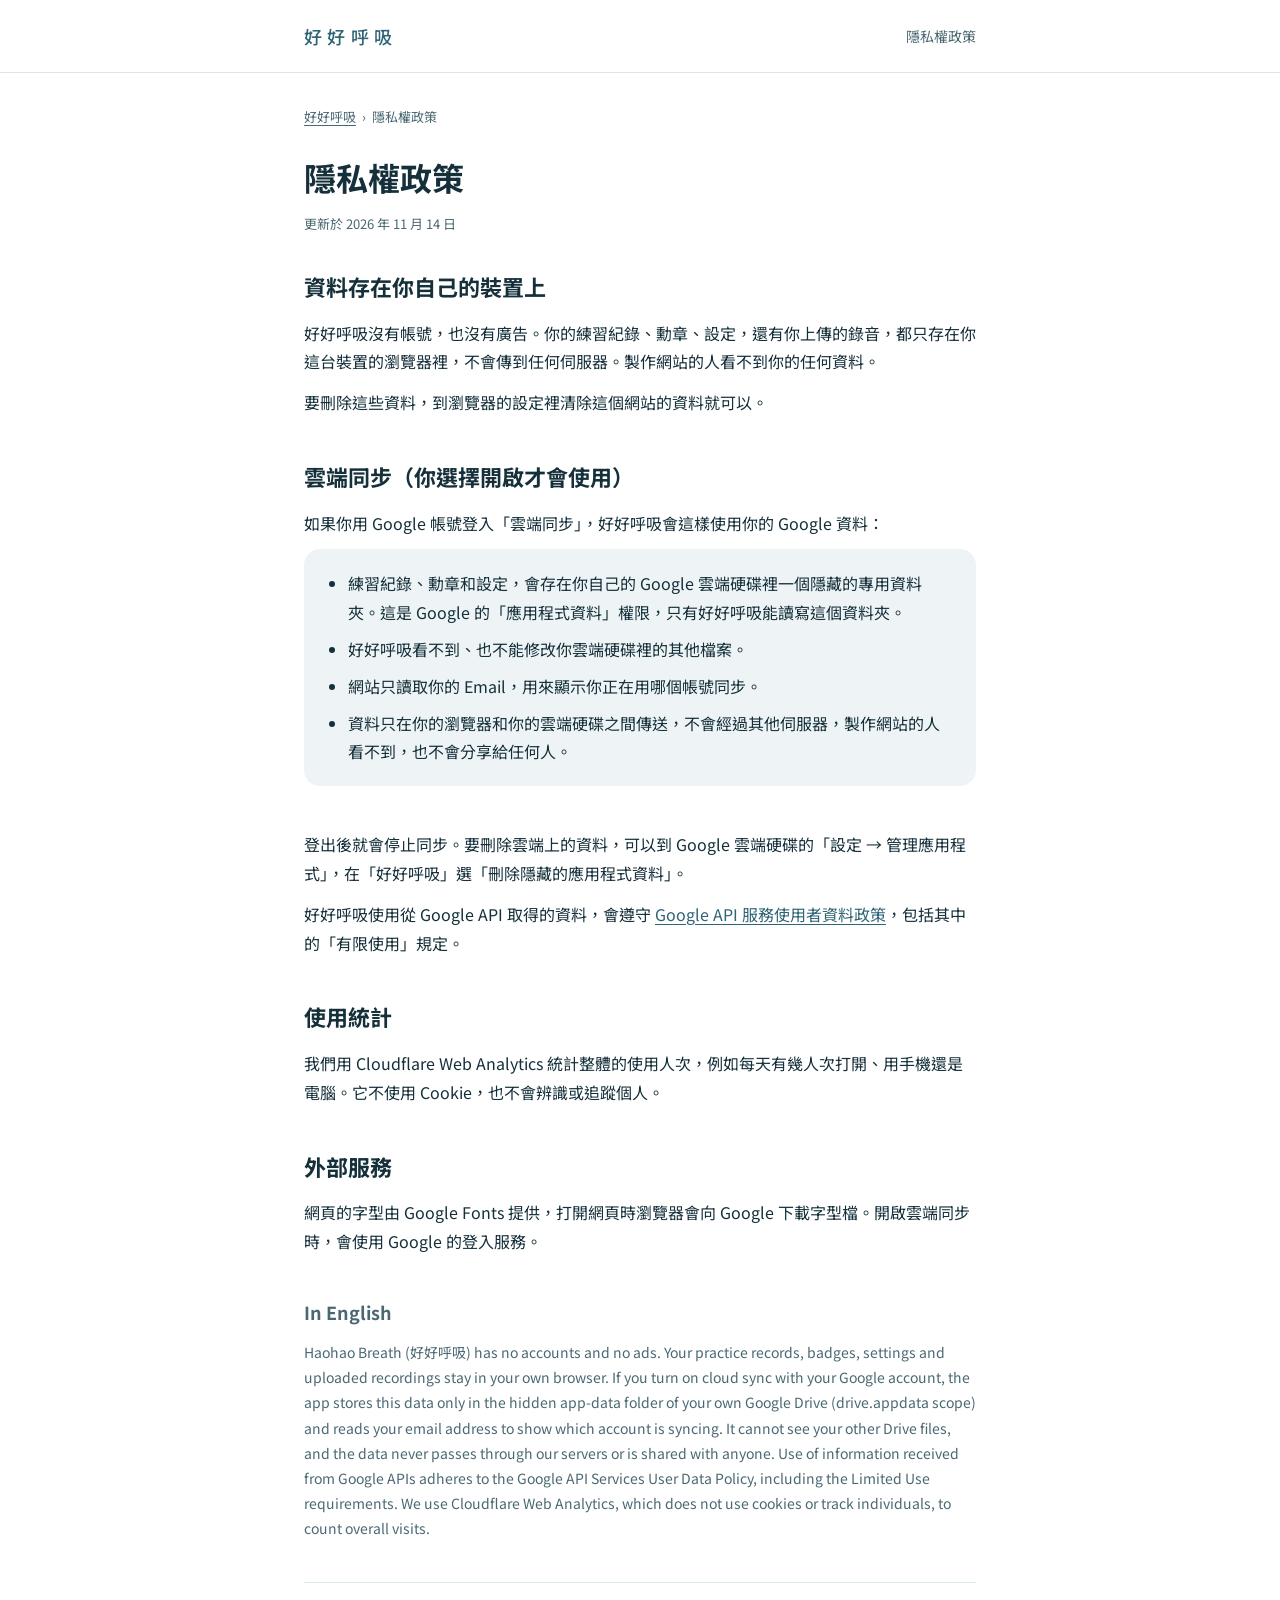
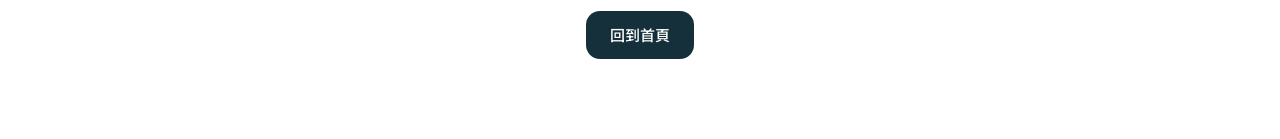
<file: docs/privacy.html>
<!DOCTYPE html>
<html lang="zh-Hant">
<head>
<meta charset="utf-8">
<meta name="viewport" content="width=device-width, initial-scale=1">
<title>隱私權政策 · 好好呼吸</title>
<meta name="description" content="好好呼吸的隱私權政策：資料存在哪裡、雲端同步怎麼運作、使用了哪些外部服務。">
<script>try{var o=JSON.parse(localStorage.getItem('haohao-breath-settings'))||{};if(o.theme==='dark')document.documentElement.dataset.theme='dark';var f=[1,1.15,1.3][+o.fsz]||1;if(f!==1){var s=document.documentElement.style;s.setProperty('--fs',f);s.setProperty('--fsl',1+(f-1)/2)}}catch(e){}</script>
<link rel="icon" href="favicon.ico" sizes="48x48">
<link rel="icon" type="image/png" sizes="144x144" href="icons/favicon-144.png">
<link rel="icon" type="image/png" sizes="96x96" href="icons/favicon-96.png">
<link rel="icon" type="image/png" sizes="48x48" href="icons/favicon-48.png">
<link rel="icon" type="image/png" sizes="32x32" href="icons/favicon-32.png">
<link rel="apple-touch-icon" href="icons/favicon.png">
<link rel="preconnect" href="https://fonts.googleapis.com">
<link rel="preconnect" href="https://fonts.gstatic.com" crossorigin>
<link href="https://fonts.googleapis.com/css2?family=Noto+Sans+TC:wght@400;500;700&family=JetBrains+Mono:wght@400;700&display=swap" rel="stylesheet">
<style>
:root { --h0: #ffffff; --h1: #eef4f5; --h2: #15303a; --h3: #2f6475; --h4: #1f6f86; --h5: #5aaac0; --h7: #d9e8ec; --h8: #c9dde3; --h13: #4a6872; }
:root[data-theme="dark"] { --h0: #0d1b22; --h1: #152a33; --h2: #e6f1f4; --h3: #8fc3d3; --h4: #7cc4da; --h5: #5aaac0; --h7: #25404b; --h8: #2c4a56; --h13: #a3bec7; }
html { scroll-behavior: smooth; }
body { margin: 0; background: var(--h0); font-family: 'Noto Sans TC', sans-serif; color: var(--h2); -webkit-font-smoothing: antialiased; }
a { color: var(--h3); text-underline-offset: 3px; }
a:hover { color: var(--h2); }

header { border-bottom: 1px solid var(--h7); }
.bar { max-width: 720px; margin: 0 auto; padding: 14px 24px; min-height: 72px; box-sizing: border-box; display: flex; justify-content: space-between; align-items: center; gap: 16px; }
.brand { font-size: calc(18px * var(--fs, 1)); font-weight: 500; letter-spacing: .3em; text-decoration: none; color: var(--h3); }
.bar-right { display: flex; align-items: center; gap: 8px; }
.bar-label { font-size: calc(14px * var(--fs, 1)); color: var(--h13); }

article { max-width: 720px; margin: 0 auto; padding: 32px 24px 80px; box-sizing: border-box; line-height: 1.8; font-size: calc(16px * var(--fs, 1)); }
.crumbs { display: flex; flex-wrap: wrap; gap: 6px; font-size: calc(13px * var(--fs, 1)); color: var(--h13); margin-bottom: 28px; }
.crumbs a { color: var(--h13); }
h1 { margin: 0 0 12px; font-size: calc(32px * var(--fsl, 1)); font-weight: 700; line-height: 1.35; text-wrap: pretty; }
h2 { margin: 0 0 12px; font-size: calc(22px * var(--fs, 1)); font-weight: 700; scroll-margin-top: 24px; }
.updated { margin: 0 0 32px; font-size: calc(13px * var(--fs, 1)); color: var(--h13); }
.box { background: var(--h1); border-radius: 16px; padding: 20px 24px; margin-bottom: 44px; }
.steps { margin: 0 0 44px; padding-left: 22px; display: flex; flex-direction: column; gap: 10px; }
.steps.tight { margin-bottom: 20px; }
.box .steps { margin: 0; padding-left: 20px; }
.end { border-top: 1px solid var(--h7); padding-top: 28px; display: flex; flex-direction: column; align-items: center; gap: 14px; text-align: center; }
.cta {
  display: inline-flex; align-items: center; height: 48px; padding: 0 24px; border-radius: 14px;
  background: var(--h2); color: var(--h0); text-decoration: none; font-size: calc(15px * var(--fs, 1)); font-weight: 500;
}
.cta:hover { color: var(--h0); }
.box ul { margin: 0; padding-left: 20px; display: flex; flex-direction: column; gap: 8px; }
section { margin-bottom: 40px; }
section p { margin: 0 0 12px; }
.en { font-size: calc(14px * var(--fs, 1)); color: var(--h13); }
.en h2 { font-size: calc(18px * var(--fs, 1)); }
</style>
</head>
<body>
<header>
  <div class="bar">
    <a class="brand" href="./">好好呼吸</a>
    <div class="bar-right">
      <span class="bar-label">隱私權政策</span>
    </div>
  </div>
</header>

<article>
  <nav class="crumbs"><a href="./">好好呼吸</a><span>›</span><span>隱私權政策</span></nav>
  <h1>隱私權政策</h1>
  <p class="updated">更新於 2026 年 11 月 14 日</p>

  <section>
    <h2>資料存在你自己的裝置上</h2>
    <p>好好呼吸沒有帳號，也沒有廣告。你的練習紀錄、勳章、設定，還有你上傳的錄音，都只存在你這台裝置的瀏覽器裡，不會傳到任何伺服器。製作網站的人看不到你的任何資料。</p>
    <p>要刪除這些資料，到瀏覽器的設定裡清除這個網站的資料就可以。</p>
  </section>

  <section>
    <h2>雲端同步（你選擇開啟才會使用）</h2>
    <p>如果你用 Google 帳號登入「雲端同步」，好好呼吸會這樣使用你的 Google 資料：</p>
    <div class="box">
      <ul>
        <li>練習紀錄、勳章和設定，會存在你自己的 Google 雲端硬碟裡一個隱藏的專用資料夾。這是 Google 的「應用程式資料」權限，只有好好呼吸能讀寫這個資料夾。</li>
        <li>好好呼吸看不到、也不能修改你雲端硬碟裡的其他檔案。</li>
        <li>網站只讀取你的 Email，用來顯示你正在用哪個帳號同步。</li>
        <li>資料只在你的瀏覽器和你的雲端硬碟之間傳送，不會經過其他伺服器，製作網站的人看不到，也不會分享給任何人。</li>
      </ul>
    </div>
    <p>登出後就會停止同步。要刪除雲端上的資料，可以到 Google 雲端硬碟的「設定 → 管理應用程式」，在「好好呼吸」選「刪除隱藏的應用程式資料」。</p>
    <p>好好呼吸使用從 Google API 取得的資料，會遵守 <a href="https://developers.google.com/terms/api-services-user-data-policy">Google API 服務使用者資料政策</a>，包括其中的「有限使用」規定。</p>
  </section>

  <section>
    <h2>使用統計</h2>
    <p>我們用 Cloudflare Web Analytics 統計整體的使用人次，例如每天有幾人次打開、用手機還是電腦。它不使用 Cookie，也不會辨識或追蹤個人。</p>
  </section>

  <section>
    <h2>外部服務</h2>
    <p>網頁的字型由 Google Fonts 提供，打開網頁時瀏覽器會向 Google 下載字型檔。開啟雲端同步時，會使用 Google 的登入服務。</p>
  </section>

  <section class="en" lang="en">
    <h2>In English</h2>
    <p>Haohao Breath (好好呼吸) has no accounts and no ads. Your practice records, badges, settings and uploaded recordings stay in your own browser. If you turn on cloud sync with your Google account, the app stores this data only in the hidden app-data folder of your own Google Drive (drive.appdata scope) and reads your email address to show which account is syncing. It cannot see your other Drive files, and the data never passes through our servers or is shared with anyone. Use of information received from Google APIs adheres to the Google API Services User Data Policy, including the Limited Use requirements. We use Cloudflare Web Analytics, which does not use cookies or track individuals, to count overall visits.</p>
  </section>

  <div class="end">
    <a class="cta" href="./">回到首頁</a>
  </div>
</article>

<!-- Cloudflare Web Analytics --><script type='module' src='https://static.cloudflareinsights.com/beacon.min.js' data-cf-beacon='{"token": "04c79372ae6c47f0a3ed04bc256d7bb4"}'></script><!-- End Cloudflare Web Analytics -->
</body>
</html>
</file>
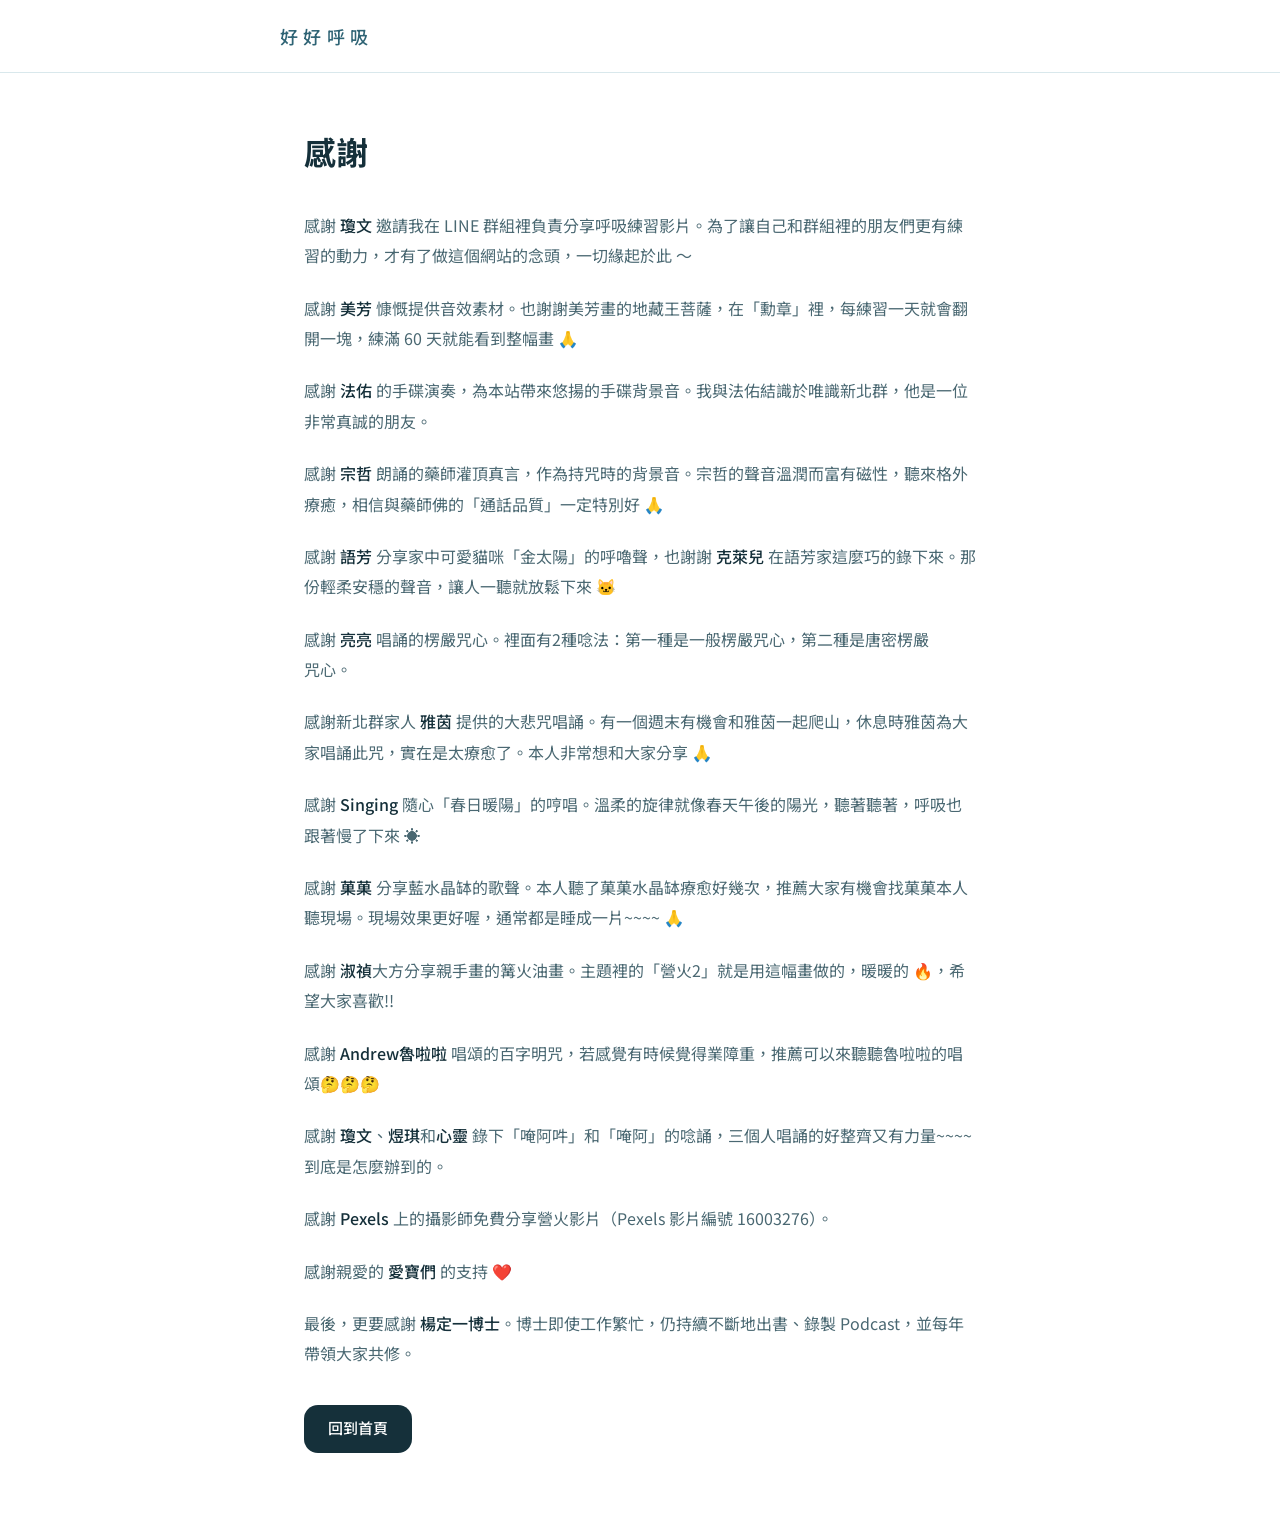
<file: docs/thanks.html>
<!DOCTYPE html>
<html lang="zh-Hant">
<head>
<meta charset="utf-8">
<meta name="viewport" content="width=device-width, initial-scale=1">
<title>感謝 · 好好呼吸</title>
<script>try{var o=JSON.parse(localStorage.getItem('haohao-breath-settings'))||{};if(o.theme==='dark')document.documentElement.dataset.theme='dark';var f=[1,1.15,1.3][+o.fsz]||1;if(f!==1){var s=document.documentElement.style;s.setProperty('--fs',f);s.setProperty('--fsl',1+(f-1)/2)}}catch(e){}</script>
<link rel="icon" href="favicon.ico" sizes="48x48">
<link rel="icon" type="image/png" sizes="144x144" href="icons/favicon-144.png">
<link rel="icon" type="image/png" sizes="96x96" href="icons/favicon-96.png">
<link rel="icon" type="image/png" sizes="48x48" href="icons/favicon-48.png">
<link rel="icon" type="image/png" sizes="32x32" href="icons/favicon-32.png">
<link rel="apple-touch-icon" href="icons/favicon.png">
<link rel="preconnect" href="https://fonts.googleapis.com">
<link rel="preconnect" href="https://fonts.gstatic.com" crossorigin>
<link href="https://fonts.googleapis.com/css2?family=Noto+Sans+TC:wght@400;500;700&display=swap" rel="stylesheet">
<style>
:root { --h0: #ffffff; --h1: #eef4f5; --h2: #15303a; --h3: #2f6475; --h7: #d9e8ec; --h13: #4a6872; }
:root[data-theme="dark"] { --h0: #0d1b22; --h1: #152a33; --h2: #e6f1f4; --h3: #8fc3d3; --h7: #25404b; --h13: #a3bec7; }
body { margin: 0; background: var(--h0); font-family: 'Noto Sans TC', sans-serif; color: var(--h2); -webkit-font-smoothing: antialiased; }
a { color: var(--h3); text-underline-offset: 3px; }
a:hover { color: var(--h2); }
header { border-bottom: 1px solid var(--h7); }
.bar { max-width: 720px; margin: 0 auto; padding: 14px 24px; display: flex; align-items: center; min-height: 44px; }
.brand { font-size: calc(18px * var(--fs, 1)); font-weight: 500; letter-spacing: .3em; text-decoration: none; color: var(--h3); }
article { max-width: 720px; margin: 0 auto; padding: 48px 24px 80px; box-sizing: border-box; line-height: 1.9; font-size: calc(16px * var(--fs, 1)); }
h1 { margin: 0 0 28px; font-size: calc(32px * var(--fsl, 1)); font-weight: 700; }
.thanks { display: flex; flex-direction: column; gap: 22px; color: var(--h13); }
.thanks p { margin: 0; text-wrap: pretty; }
.thanks strong { font-weight: 500; color: var(--h2); }
.cta {
  margin-top: 36px; display: inline-flex; align-items: center; height: 48px; padding: 0 24px; border-radius: 14px;
  background: var(--h2); color: var(--h0); text-decoration: none; font-size: calc(15px * var(--fs, 1)); font-weight: 500;
}
.cta:hover { color: var(--h0); }
</style>
</head>
<body>
<header>
  <div class="bar"><a class="brand" href="./">好好呼吸</a></div>
</header>
<article>
  <h1>感謝</h1>
  <div class="thanks">
    <p>感謝 <strong>瓊文</strong> 邀請我在 LINE 群組裡負責分享呼吸練習影片。為了讓自己和群組裡的朋友們更有練習的動力，才有了做這個網站的念頭，一切緣起於此 ～</p>
    <p>感謝 <strong>美芳</strong> 慷慨提供音效素材。也謝謝美芳畫的地藏王菩薩，在「勳章」裡，每練習一天就會翻開一塊，練滿 60 天就能看到整幅畫 🙏</p>
    <p>感謝 <strong>法佑</strong> 的手碟演奏，為本站帶來悠揚的手碟背景音。我與法佑結識於唯識新北群，他是一位非常真誠的朋友。</p>
    <p>感謝 <strong>宗哲</strong> 朗誦的藥師灌頂真言，作為持咒時的背景音。宗哲的聲音溫潤而富有磁性，聽來格外療癒，相信與藥師佛的「通話品質」一定特別好 🙏</p>
    <p>感謝 <strong>語芳</strong> 分享家中可愛貓咪「金太陽」的呼嚕聲，也謝謝 <strong>克萊兒</strong> 在語芳家這麼巧的錄下來。那份輕柔安穩的聲音，讓人一聽就放鬆下來 🐱</p>
    <p>感謝 <strong>亮亮</strong> 唱誦的楞嚴咒心。裡面有2種唸法：第一種是一般楞嚴咒心，第二種是唐密楞嚴咒心。</p>
    <p>感謝新北群家人 <strong>雅茵</strong> 提供的大悲咒唱誦。有一個週末有機會和雅茵一起爬山，休息時雅茵為大家唱誦此咒，實在是太療愈了。本人非常想和大家分享 🙏</p>
    <p>感謝 <strong>Singing</strong> 隨心「春日暖陽」的哼唱。溫柔的旋律就像春天午後的陽光，聽著聽著，呼吸也跟著慢了下來 ☀️</p>
    <p>感謝 <strong>菓菓</strong> 分享藍水晶缽的歌聲。本人聽了菓菓水晶缽療愈好幾次，推薦大家有機會找菓菓本人聽現場。現場效果更好喔，通常都是睡成一片~~~~ 🙏</p>
    <p>感謝 <strong>淑禎</strong>大方分享親手畫的篝火油畫。主題裡的「營火2」就是用這幅畫做的，暖暖的 🔥，希望大家喜歡!!</p>
    <p>感謝 <strong>Andrew魯啦啦</strong> 唱頌的百字明咒，若感覺有時候覺得業障重，推薦可以來聽聽魯啦啦的唱頌🤔🤔🤔</p>
    <p>感謝 <strong>瓊文</strong>、<strong>煜琪</strong>和<strong>心靈</strong> 錄下「唵阿吽」和「唵阿」的唸誦，三個人唱誦的好整齊又有力量~~~~到底是怎麼辦到的。</p>
    <p>感謝 <strong>Pexels</strong> 上的攝影師免費分享營火影片（Pexels 影片編號 16003276）。</p>
    <p>感謝親愛的 <strong>愛寶們</strong> 的支持 ❤️</p>
    <p>最後，更要感謝 <strong>楊定一博士</strong>。博士即使工作繁忙，仍持續不斷地出書、錄製 Podcast，並每年帶領大家共修。</p>
  </div>
  <a class="cta" href="./">回到首頁</a>
</article>
<!-- Cloudflare Web Analytics --><script type='module' src='https://static.cloudflareinsights.com/beacon.min.js' data-cf-beacon='{"token": "04c79372ae6c47f0a3ed04bc256d7bb4"}'></script><!-- End Cloudflare Web Analytics -->
</body>
</html>
</file>
<file: docs/styles.css>
:root {
  --ink: #15303a;
  --ink-2: #2f6475;
  --muted: #4a6872;
  --muted-2: #5d7f8a;
  --accent: #1f6f86;
  --accent-2: #3f8fa6;
  --dot: #5aaac0;
  --dot-glow: 0 0 0 6px rgba(90,170,192,.25);
  --line: #d9e8ec;
  --line-2: #cfe2e8;
  --line-3: #e6f0f3;
  --soft: #f4f9fa;
  --soft-2: #e2eff2;
  --chip: #e3f0f3;
  --screen: #eef4f5;
  --page: #ffffff;
  --card: #fff;
  --track: #c3dbe2;
  --guide: #dceaee;
  --figure: #d3e6ec;
  --fade: rgba(238,244,245,0);
  --shadow: rgba(21,48,58,.15);
  --img-filter: none;
  --mono: 'JetBrains Mono', monospace;
}

/* 深色模式（首頁右上角按鈕切換） */
:root[data-theme="dark"] {
  --ink: #e6f1f4;
  --ink-2: #8fc3d3;
  --muted: #a3bfc8;
  --muted-2: #8aa9b3;
  --accent: #7cc4da;
  --accent-2: #6bb6cc;
  --line: #1f3943;
  --line-2: #23404b;
  --line-3: #1c3640;
  --soft: #132a33;
  --soft-2: #16303a;
  --chip: #173039;
  --screen: #0d1b22;
  --page: #0d1b22;
  --card: #132a33;
  --track: #2a4a56;
  --guide: #1e3a45;
  --figure: #1e3a45;
  --fade: rgba(13,27,34,0);
  --shadow: rgba(0,0,0,.4);
  --img-filter: brightness(1.9);
}

[hidden] { display: none !important; }

body {
  margin: 0;
  background: var(--page);
  font-family: "Noto Sans TC", system-ui, sans-serif;
  color: var(--ink);
  -webkit-tap-highlight-color: transparent;
}

button { font: inherit; color: inherit; }

/* 滑桿：2px 細線 + 白底圓點 */
input[type=range] { -webkit-appearance: none; appearance: none; background: transparent; cursor: pointer; }
input[type=range]::-webkit-slider-runnable-track { height: 2px; background: var(--track); border-radius: 1px; }
input[type=range]::-moz-range-track { height: 2px; background: var(--track); border-radius: 1px; }
input[type=range]::-webkit-slider-thumb { -webkit-appearance: none; width: 22px; height: 22px; margin-top: -10px; border-radius: 50%; background: var(--card); border: 1.5px solid var(--accent-2); box-shadow: 0 1px 3px var(--shadow); }
input[type=range]::-moz-range-thumb { width: 20px; height: 20px; border-radius: 50%; background: var(--card); border: 1.5px solid var(--accent-2); }

/* ---------- 首頁 ---------- */
.home { max-width: 480px; margin: 0 auto; min-height: 100vh; position: relative; background: var(--page); }
.menu { position: absolute; top: 69px; right: 14px; z-index: 1; }
.menu-btn {
  width: 40px; height: 40px; padding: 0; border: none; border-radius: 50%; background: none;
  display: flex; align-items: center; justify-content: center; cursor: pointer;
}
.menu-btn:hover { opacity: .75; }
.menu-btn svg { width: 22px; height: 22px; fill: none; stroke: var(--accent); stroke-width: 4; stroke-linecap: round; }
.menu-pop {
  position: absolute; top: 48px; right: 0; min-width: 160px; padding: 6px 0; border-radius: 14px;
  border: 1px solid var(--line); background: var(--page); box-shadow: 0 8px 24px rgba(21,48,58,.12);
  display: flex; flex-direction: column;
}
.menu-item {
  display: flex; align-items: center; gap: 12px; width: 100%; min-height: 44px; padding: 0 14px;
  border: none; background: none; font-size: calc(14px * var(--fs, 1)); color: var(--ink); text-decoration: none;
  cursor: pointer; box-sizing: border-box;
}
.menu-item:hover { background: color-mix(in srgb, var(--screen) 50%, transparent); }
.menu-theme { min-width: 210px; box-sizing: border-box; padding: 2px 14px 12px; display: flex; flex-direction: column; gap: 8px; }
.menu-theme[hidden] { display: none; }
#themeItem { min-width: 210px; }
.menu-item svg .dot { fill: var(--accent); stroke: none; }
.menu-theme-cur { margin-left: auto; padding-left: 12px; font-size: calc(12px * var(--fs, 1)); color: var(--muted-2); white-space: nowrap; }
.menu-item svg.menu-chev { width: 14px; height: 14px; margin-left: 6px; stroke: var(--muted-2); stroke-width: 2; transition: transform .2s; }
#themeItem[aria-expanded="true"] .menu-chev, #fszItem[aria-expanded="true"] .menu-chev { transform: rotate(90deg); }
#fszItem > span { white-space: nowrap; }
.menu-theme-title { font-size: calc(12px * var(--fs, 1)); color: var(--muted); }
.menu-theme-opts { display: grid; grid-template-columns: repeat(3, minmax(0, 1fr)); gap: 6px; }
.menu-theme-opt {
  min-height: 36px; padding: 0 4px; border-radius: 10px; border: 1px solid var(--line); background: var(--card);
  color: var(--ink); font-size: calc(13px * var(--fs, 1)); cursor: pointer; white-space: nowrap;
}
.menu-theme-opt.on { background: var(--sel, var(--ink)); color: var(--selfg, var(--screen)); border-color: var(--sel, var(--ink)); }
.menu-item svg { width: 18px; height: 18px; flex: none; fill: none; stroke: var(--accent); stroke-width: 1.8; stroke-linecap: round; stroke-linejoin: round; }
.home-inner { padding: 56px 20px 40px; box-sizing: border-box; }
.title {
  margin: 8px 8px 40px; font-size: calc(34px * var(--fsl, 1)); font-weight: 500;
  letter-spacing: .3em; text-indent: .3em; text-align: center; color: var(--ink-2);
}
.list { display: flex; flex-direction: column; border-top: 1px solid var(--line); }
.row {
  display: flex; align-items: center; gap: 18px; min-width: 0;
  padding: 26px 8px; border: none; border-bottom: 1px solid var(--line);
  background: none; text-align: left; cursor: pointer; width: 100%;
}
.row:hover { background: color-mix(in srgb, var(--soft) 50%, transparent); }
.row { justify-content: space-between; gap: 16px; }
.row-main { display: flex; align-items: center; gap: 18px; min-width: 0; }
.row-wip { cursor: default; opacity: .45; filter: grayscale(1); }
.row-tag { flex: none; padding: 4px 10px; border-radius: 12px; background: var(--soft-2); font-size: calc(13px * var(--fs, 1)); color: var(--muted); }

/* 今日紀錄 */
.today {
  width: 100%; box-sizing: border-box; margin: -12px 0 32px; padding: 18px 20px; border-radius: 20px; background: var(--soft); border: 1px solid var(--line);
  display: flex; flex-direction: column; gap: 14px; text-align: left; cursor: pointer;
  max-height: 600px; overflow: hidden; transition: opacity .25s ease, max-height .32s ease, margin .32s ease, padding .32s ease;
}
/* 點一下：淡掉、收起來 */
.today.bye { opacity: 0; max-height: 0; margin: 0; padding-top: 0; padding-bottom: 0; }
.today[hidden] { display: none; }
.today:hover { border-color: var(--accent); }
.today-top { display: flex; justify-content: space-between; align-items: center; gap: 12px; }
.today-x { flex: none; width: 14px; height: 14px; fill: none; stroke: var(--muted-2); stroke-width: 2; stroke-linecap: round; opacity: .7; }
.today-head { display: flex; flex-direction: column; gap: 6px; }
.today-tag { font-size: calc(13px * var(--fs, 1)); line-height: 1.4; color: var(--muted-2); }
.today-sum { display: flex; align-items: baseline; gap: 14px; flex-wrap: wrap; line-height: 1.3; }
.today-min { font-size: calc(22px * var(--fs, 1)); font-weight: 500; }
.today-n { font-size: calc(15px * var(--fs, 1)); color: var(--muted); }
.today-rows { display: flex; flex-direction: column; gap: 8px; border-top: 1px solid var(--line); padding-top: 12px; }
.today-row { display: flex; justify-content: space-between; gap: 12px; font-size: calc(14px * var(--fs, 1)); line-height: 1.5; color: var(--muted); }
.today-row span:first-child { min-width: 0; }
.today-row span:last-child { flex: none; white-space: nowrap; }

/* 首頁的「點亮」卡片 */
.lit {
  width: 100%; margin: -14px 0 28px; padding: 12px 14px 12px 12px; box-sizing: border-box; border-radius: 20px;
  background: var(--soft); border: 1px solid var(--line); display: flex; align-items: center; gap: 14px; text-align: left; cursor: pointer;
  max-height: 240px; overflow: hidden; transition: opacity .25s ease, max-height .32s ease, margin .32s ease, padding .32s ease;
}
/* 點一下：淡掉、收起來 */
.lit.bye { opacity: 0; max-height: 0; margin: 0; padding-top: 0; padding-bottom: 0; }
.lit[hidden] { display: none; }
.lit:hover { border-color: var(--accent); }
.lit-pic { flex: none; position: relative; width: 78px; height: 78px; border-radius: 14px; overflow: hidden; background: var(--card); }
.lit.dk .lit-pic, .lit.gal .lit-pic { background: radial-gradient(circle at 50% 45%, #161c40 0%, #070914 100%); }
.lit-gal { position: absolute; inset: 0; }
.lit-gal[hidden], .lit-j[hidden] { display: none; }
.lit-cv { position: absolute; inset: 0; width: 100%; height: 100%; display: block; }
.lit-j { position: absolute; left: 14px; top: 4px; width: 50px; height: 70px; border-radius: 6px; overflow: hidden; }
.lit-j-bg { position: absolute; inset: 0; background: url('assets/dizang.jpg') center / cover; filter: grayscale(1) blur(1px); opacity: .25; }
.lit-tiles { position: absolute; inset: 0; display: grid; grid-template-columns: repeat(5, 1fr); grid-template-rows: repeat(6, 1fr); }
.lit-tiles div { background-image: url('assets/dizang.jpg'); background-size: 500% 600%; opacity: 0; }
.lit-tiles div.on { opacity: 1; }
.lit-text { flex: 1; min-width: 0; display: flex; flex-direction: column; gap: 3px; }
.lit-title { font-size: calc(12px * var(--fs, 1)); letter-spacing: .14em; color: var(--muted-2); }
.lit-big { font-size: calc(19px * var(--fs, 1)); font-weight: 500; line-height: 1.35; color: var(--ink); }
.lit-note { font-size: calc(13px * var(--fs, 1)); line-height: 1.55; color: var(--muted); text-wrap: pretty; }
.lit-note.todo { color: var(--accent); }
.lit-x { flex: none; align-self: flex-start; margin-top: 2px; width: 14px; height: 14px; fill: none; stroke: var(--muted-2); stroke-width: 2; stroke-linecap: round; opacity: .7; }
.row-icon {
  width: 48px; height: 48px; flex: none; border-radius: 50%; background: var(--chip);
  display: flex; align-items: center; justify-content: center;
}
.row-icon svg { color: var(--accent); }
.row-icon svg path { stroke: var(--accent); }
.row-icon svg { width: 26px; height: 26px; display: block; }
.row-name { font-size: calc(28px * var(--fsl, 1)); font-weight: 300; letter-spacing: .04em; color: var(--ink); }

/* ---------- 共用全螢幕 ---------- */
.screen { position: fixed; inset: 0; z-index: 2; background: var(--screen); overflow-y: auto; overflow-x: hidden; }
.screen-center { display: flex; justify-content: center; overflow: hidden; }

/* ---------- 設定頁 ---------- */
.setup-inner {
  max-width: 480px; margin: 0 auto; min-height: 100%;
  display: flex; flex-direction: column; padding: 44px 24px 0; box-sizing: border-box;
}
.back {
  align-self: flex-start; border: none; background: none; font-size: calc(15px * var(--fs, 1)); color: var(--ink-2);
  padding: 8px 0; min-height: 44px; cursor: pointer;
}
.ex-name { margin: 12px 4px 4px; font-size: calc(26px * var(--fsl, 1)); font-weight: 700; }
.wip {
  flex: 1; display: flex; flex-direction: column; align-items: center; justify-content: center;
  gap: 10px; padding-bottom: 80px; text-align: center;
}
.wip-title { font-size: calc(20px * var(--fs, 1)); font-weight: 500; }
.setup-body { flex: 1; display: flex; flex-direction: column; }
.desc { margin: 0 4px 28px; font-size: calc(14px * var(--fs, 1)); color: var(--muted); }
.section-head { display: flex; justify-content: space-between; align-items: baseline; margin: 0 4px 10px; }
.section-title { font-size: calc(13px * var(--fs, 1)); font-weight: 500; color: var(--ink-2); }
.music-title { margin: 0 4px 10px; }
.reset { border: none; background: none; font-size: calc(12px * var(--fs, 1)); color: var(--muted-2); cursor: pointer; padding: 4px 0; }
.panel { background: var(--card); border: 1px solid var(--line); border-radius: 20px; }
.rows { padding: 4px 16px; }
.phase-row {
  display: flex; align-items: center; justify-content: space-between; gap: 12px;
  padding: 10px 0; border-bottom: 1px solid var(--line-3);
}
.phase-row:last-child { border-bottom: none; }
.phase-row-label { font-size: calc(15px * var(--fs, 1)); }
.stepper { display: flex; align-items: center; gap: 8px; }
.step {
  width: 44px; height: 44px; border-radius: 50%; border: 1px solid var(--line-2);
  background: var(--soft); font-size: calc(20px * var(--fs, 1)); color: var(--ink-2); cursor: pointer; padding: 0;
}
.step:hover { background: var(--soft-2); }
.step-val { font: 400 calc(18px * var(--fs, 1)) var(--mono); min-width: 56px; text-align: center; }
.hint { margin: 10px 4px 28px; font-size: calc(12px * var(--fs, 1)); color: var(--muted-2); }
.music-hint { margin: 12px 4px 0; }
.cue-title { display: block; margin: 24px 4px 10px; }
.minutes-val { font: 500 calc(16px * var(--fs, 1)) var(--mono); }
.slider-panel { padding: 18px 16px 12px; margin-bottom: 28px; }
.slider-panel input { width: 100%; height: 28px; margin: 0; }
#lenModes { margin-bottom: 12px; }
#lenPanel.len-pick { padding-top: 12px; }
.len-note { margin: 2px 2px 4px; font-size: calc(13px * var(--fs, 1)); line-height: 1.7; color: var(--ink-2); }
.ticks { display: flex; justify-content: space-between; font: 400 calc(11px * var(--fs, 1)) var(--mono); color: var(--muted-2); margin-top: 4px; }
#nModeBox .section-title { display: block; }
.n-modes { display: grid; grid-template-columns: repeat(2, minmax(0, 1fr)); gap: 8px; margin-bottom: 28px; }
.n-modes .music-opt { min-height: 48px; height: auto; padding: 6px 8px; }
.music-grid { display: grid; grid-template-columns: repeat(3, 1fr); gap: 8px; }
.music-opt {
  height: 48px; border-radius: 14px; border: 1px solid var(--line); background: var(--card); color: var(--ink);
  font-size: calc(14px * var(--fs, 1)); font-weight: 500; cursor: pointer;
  padding: 0 8px; overflow: hidden; text-overflow: ellipsis; white-space: nowrap;
}
.music-upload { background: #fbeee0; color: #9a5a1c; border-color: #e9c9a3; }
/* 練習方式的字比較長（三段（吸・閉・吐）…），放不下就換行，不要截成「…」 */
#nModes .music-opt { height: auto; min-height: 48px; padding: 6px 8px; white-space: normal; line-height: 1.3; text-wrap: balance; }
.music-opt.on { background: var(--sel, var(--ink)); color: var(--selfg, var(--screen)); border-color: var(--sel, var(--ink)); }
.start-bar {
  position: sticky; bottom: 0; margin-top: auto; padding: 28px 0 32px;
  background: linear-gradient(var(--fade), var(--screen) 30%);
}

.btn { width: 100%; height: 56px; border-radius: 16px; font-size: calc(17px * var(--fs, 1)); font-weight: 500; cursor: pointer; }
.btn-primary { border: none; background: var(--ink); color: var(--screen); }
.btn-secondary { border: 1px solid var(--line-2); background: var(--card); color: var(--ink); }

/* ---------- 練習畫面 ---------- */
.run-inner {
  width: 100%; max-width: 480px; display: flex; flex-direction: column;
  padding: 44px 24px 36px; box-sizing: border-box;
}
.run-head { display: flex; justify-content: space-between; align-items: center; }
.run-name { font-size: calc(15px * var(--fs, 1)); font-weight: 500; }
.run-left { font: 400 calc(15px * var(--fs, 1)) var(--mono); color: var(--ink-2); }
.progress { height: 3px; background: var(--line); border-radius: 2px; margin-top: 14px; overflow: hidden; }
.progress-fill { height: 100%; width: 0; background: var(--dot); transition: width 1s linear; }
.stage { flex: 1; display: flex; flex-direction: column; align-items: center; justify-content: center; gap: 28px; }

.dot {
  position: absolute; left: -12px; top: -12px; width: 24px; height: 24px; border-radius: 50%;
  background: var(--dot); box-shadow: var(--dot-glow);
}
.anim-box { width: 260px; height: 260px; display: flex; align-items: center; justify-content: center; }
.box-frame { width: 220px; height: 220px; position: relative; border: 2px solid var(--line-2); border-radius: 6px; box-sizing: border-box; }
.anim-n { width: 260px; height: 260px; display: flex; flex-direction: column; align-items: center; justify-content: center; gap: 14px; }
.n-frame {
  width: 220px; height: 220px; position: relative; border: 2px solid var(--line-2);
  border-bottom: none; border-radius: 8px 8px 0 0; box-sizing: border-box;
}
.n-labels { width: 236px; display: flex; justify-content: space-between; font-size: calc(12px * var(--fs, 1)); color: var(--muted-2); }
#animBall { display: block; overflow: visible; }
.ball-main, .ball-halo { fill: var(--dot); }
.ball-rip { stroke: var(--dot); }
.wave-guide { stroke: var(--guide); }
.wave-line { stroke: var(--line-2); }
.anim-wave { width: 300px; display: flex; flex-direction: column; gap: 12px; }
.wave-box { position: relative; width: 300px; height: 160px; }
.wave-svg {
  position: absolute; inset: 0;
  -webkit-mask-image: linear-gradient(90deg, transparent, #000 22%, #000 78%, transparent);
  mask-image: linear-gradient(90deg, transparent, #000 22%, #000 78%, transparent);
}
.wave-cycle { text-align: center; font: 400 calc(11px * var(--fs, 1)) var(--mono); color: var(--muted-2); white-space: nowrap; }
.phase { display: flex; flex-direction: column; align-items: center; gap: 6px; }
.phase-label { font-size: calc(20px * var(--fs, 1)); font-weight: 500; min-height: 30px; }
.phase-count { font: 400 calc(40px * var(--fsl, 1)) var(--mono); color: var(--accent); min-height: 52px; }

/* ---------- 完成畫面 ---------- */
.done-body { flex: 1; display: flex; flex-direction: column; align-items: center; justify-content: center; gap: 12px; text-align: center; }
.done-tag { font-size: calc(13px * var(--fs, 1)); letter-spacing: .3em; color: var(--ink-2); }
.done-time { font: 300 calc(56px * var(--fsl, 1))/1 var(--mono); }
.done-name { font-size: calc(15px * var(--fs, 1)); color: var(--muted); }
.done-actions { display: flex; flex-direction: column; gap: 10px; }

/* 聲音被系統暫停後，點一下恢復 */
.resume-tip {
  align-self: center; margin-bottom: 14px; height: 44px; padding: 0 20px; border: none; border-radius: 22px;
  background: var(--dot); color: #fff; font-size: calc(15px * var(--fs, 1)); font-weight: 500; cursor: pointer;
  box-shadow: var(--dot-glow);
}

/* ---------- 冰人呼吸 ---------- */
.mono { font-family: var(--mono); }
.wh-desc { margin-bottom: 12px; line-height: 1.7; }
.wh-safety-btn {
  align-self: flex-start; display: flex; align-items: center; gap: 8px; min-height: 40px; padding: 0 14px; margin: 0 0 24px;
  border: 1px solid var(--line-2); border-radius: 20px; background: var(--card); font-size: calc(13px * var(--fs, 1)); color: var(--accent); cursor: pointer;
}
.wh-safety-btn svg { width: 15px; height: 15px; fill: none; stroke: var(--accent); stroke-width: 1.8; stroke-linecap: round; stroke-linejoin: round; }
.wh-flow { padding: 18px 12px 14px; margin-bottom: 24px; display: flex; flex-direction: column; gap: 14px; }
.wh-flow-row {
  display: grid; grid-template-columns: minmax(0,1fr) auto minmax(0,1fr) auto minmax(0,1fr);
  align-items: center; gap: 4px; text-align: center;
}
.wh-flow-step { display: flex; flex-direction: column; gap: 4px; }
.wh-flow-name { font-size: calc(15px * var(--fs, 1)); font-weight: 500; }
.wh-flow-val { font-size: calc(12px * var(--fs, 1)); color: var(--muted-2); }
.wh-flow-arrow { color: var(--track); }
.wh-flow-rounds { border-top: 1px solid var(--line-3); padding-top: 12px; text-align: center; font-size: calc(13px * var(--fs, 1)); color: var(--muted); }
.wh-settings { display: flex; flex-direction: column; gap: 22px; margin-bottom: 8px; }
.wh-group { display: flex; flex-direction: column; gap: 10px; }
.wh-group-title { margin: 0 4px; }
.wh-modes { display: grid; grid-template-columns: repeat(2, 1fr); gap: 8px; }
.wh-note { margin: 0 4px; font-size: calc(12px * var(--fs, 1)); line-height: 1.6; color: var(--muted-2); }
.wh-toggle {
  width: 100%; display: flex; align-items: center; justify-content: space-between; min-height: 56px; padding: 0;
  border: none; border-bottom: 1px solid var(--line-3); background: none; font-size: calc(15px * var(--fs, 1)); cursor: pointer;
}
.wh-toggle:last-child { border-bottom: none; }
.wh-switch { position: relative; width: 46px; height: 26px; border-radius: 13px; background: var(--track); transition: background .2s; }
.wh-switch::after {
  content: ''; position: absolute; top: 3px; left: 3px; width: 20px; height: 20px; border-radius: 50%;
  background: #fff; box-shadow: 0 1px 3px rgba(0,0,0,.2); transition: transform .2s;
}
.wh-toggle.on .wh-switch { background: var(--dot); }
.wh-toggle.on .wh-switch::after { transform: translateX(20px); }

.wh-round { font-size: calc(14px * var(--fs, 1)); color: var(--ink-2); }
.wh-circle { position: relative; width: 260px; height: 260px; display: flex; align-items: center; justify-content: center; }
.wh-ring { position: absolute; inset: 0; border-radius: 50%; border: 2px solid var(--line-2); box-sizing: border-box; }
.wh-fill { position: absolute; inset: 8px; border-radius: 50%; background: var(--dot); opacity: .3; transform: scale(.35); }
.wh-count { position: relative; display: flex; align-items: baseline; gap: 6px; }
.wh-big { font: 300 calc(56px * var(--fsl, 1))/1 var(--mono); }
.wh-small { font: 400 calc(18px * var(--fs, 1)) var(--mono); color: var(--muted-2); }
.wh-text { display: flex; flex-direction: column; align-items: center; gap: 10px; text-align: center; }
.wh-label { font-size: calc(22px * var(--fs, 1)); font-weight: 500; min-height: 32px; }
.wh-hint { font-size: calc(14px * var(--fs, 1)); color: var(--muted); min-height: 22px; }
.wh-actions { display: grid; grid-template-columns: 1fr 1fr; gap: 10px; }
.wh-btn {
  height: 52px; border: 1px solid var(--line-2); border-radius: 16px; background: none;
  color: var(--ink-2); font-size: calc(16px * var(--fs, 1)); cursor: pointer;
}
.wh-btn-primary { border: none; background: var(--ink); color: var(--screen); font-weight: 500; }
.wh-btn-primary:disabled { opacity: .4; cursor: default; }

/* 閉氣畫面固定深色，眼睛比較舒服 */
.wh-hold { background: #061015; }
.wh-hold-head { display: flex; justify-content: flex-end; }
.wh-hold .wh-round { color: #7f9ea8; }
.wh-hold-body { flex: 1; display: flex; flex-direction: column; align-items: center; justify-content: center; gap: 18px; text-align: center; }
.wh-hold-tag { font-size: calc(17px * var(--fs, 1)); letter-spacing: .1em; color: #8fb0ba; }
.wh-hold-time { font: 200 calc(84px * var(--fsl, 1))/1 var(--mono); color: #d6e8ee; }
.wh-hold-target { font-size: calc(14px * var(--fs, 1)); color: #7f9ea8; }
.wh-breathe-in {
  height: 104px; border: 1px solid #2a4a56; border-radius: 28px; background: #14303a;
  color: #e6f1f4; font-size: calc(22px * var(--fs, 1)); font-weight: 500; cursor: pointer;
}
.wh-breathe-in:active { background: #1c3d49; }
.wh-hold-stop {
  align-self: center; min-height: 44px; margin-top: 14px; padding: 0 20px; border: none; background: none;
  font-size: calc(15px * var(--fs, 1)); color: #7f9ea8; cursor: pointer;
}

.wh-done-body { gap: 24px; }
.wh-results { width: 100%; max-width: 260px; display: flex; flex-direction: column; }
.wh-results-title { font-size: calc(13px * var(--fs, 1)); color: var(--muted-2); margin-bottom: 8px; }
.wh-result { display: flex; justify-content: space-between; align-items: baseline; padding: 12px 4px; border-bottom: 1px solid var(--line); }
.wh-result span:first-child { font-size: calc(15px * var(--fs, 1)); }
.wh-result span:last-child { font: 400 calc(22px * var(--fs, 1)) var(--mono); }
.wh-done-note { font-size: calc(15px * var(--fs, 1)); color: var(--muted); }

.wh-sheet-bg {
  position: fixed; inset: 0; z-index: 5; background: rgba(6,16,21,.55);
  display: flex; align-items: flex-end; justify-content: center;
}
.wh-sheet {
  width: 100%; max-width: 480px; max-height: 92vh; overflow-y: auto; background: var(--page);
  border-radius: 24px 24px 0 0; padding: 28px 24px 32px; box-sizing: border-box; display: flex; flex-direction: column; gap: 18px;
}
.wh-sheet h3 { margin: 0; font-size: calc(20px * var(--fs, 1)); font-weight: 700; }
.wh-sheet ul { margin: 0; padding-left: 20px; display: flex; flex-direction: column; gap: 12px; font-size: calc(15px * var(--fs, 1)); line-height: 1.65; }
#whAckBox { display: flex; flex-direction: column; gap: 18px; }
.wh-check { display: flex; align-items: center; gap: 12px; min-height: 48px; padding: 0 4px; font-size: calc(15px * var(--fs, 1)); cursor: pointer; }
.wh-check input { width: 22px; height: 22px; margin: 0; accent-color: #1f6f86; }
.wh-sheet-actions { display: grid; grid-template-columns: 1fr 2fr; gap: 10px; }

/* ---------- 加到手機桌面 ---------- */
.sheet-bg {
  position: fixed; inset: 0; z-index: 20; background: rgba(21,48,58,.4);
  display: flex; align-items: flex-end; justify-content: center;
}
.install {
  width: 100%; max-width: 480px; box-sizing: border-box; padding: 28px 24px 32px; border-radius: 24px 24px 0 0;
  background: var(--page); color: var(--ink); display: flex; flex-direction: column; gap: 20px;
}
.install-head { display: flex; align-items: center; gap: 14px; }
.install-head img { width: 52px; height: 52px; border-radius: 12px; }
.install-head div { display: flex; flex-direction: column; gap: 2px; }
.install-name { font-size: calc(18px * var(--fs, 1)); font-weight: 500; }
.install-sub { font-size: calc(14px * var(--fs, 1)); color: var(--muted); }
.install-title { font-size: calc(13px * var(--fs, 1)); font-weight: 500; color: var(--ink-2); }
.install-steps { margin: 0; padding: 0; list-style: none; display: flex; flex-direction: column; gap: 14px; }
.install-steps li { display: flex; gap: 12px; align-items: flex-start; font-size: calc(16px * var(--fs, 1)); line-height: 1.6; text-wrap: pretty; }
.install-n {
  flex: none; width: 26px; height: 26px; margin-top: 1px; border-radius: 50%; background: var(--screen);
  color: var(--accent); font-size: calc(14px * var(--fs, 1)); font-weight: 500; display: flex; align-items: center; justify-content: center;
}
.install-go { min-height: 52px; border: none; border-radius: 16px; background: var(--accent); color: #fff; font-size: calc(16px * var(--fs, 1)); font-weight: 500; cursor: pointer; }
.install-ok { min-height: 48px; border: 1px solid var(--line); border-radius: 16px; background: none; color: var(--ink); font-size: calc(15px * var(--fs, 1)); cursor: pointer; }

/* ---------- 雲端同步：首頁左上角的狀態、選單裡的視窗 ---------- */
.sync-st { margin-left: auto; padding-left: 12px; font-size: calc(12px * var(--fs, 1)); color: var(--muted-2); white-space: nowrap; }
.sync-st.tap { color: var(--accent); }
.sync-st.fail { color: #d0643c; }
.sync-st.busy { animation: syncPulse 1s ease-in-out infinite alternate; }
@keyframes syncPulse { from { opacity: 1; } to { opacity: .35; } }
@media (prefers-reduced-motion: reduce) { .sync-st.busy { animation: none; } }
.sync-ic { width: 52px; height: 52px; flex: none; border-radius: 14px; background: var(--soft-2); display: flex; align-items: center; justify-content: center; }
.sync-ic svg { width: 30px; height: 30px; fill: none; stroke: var(--accent); stroke-width: 1.6; stroke-linecap: round; stroke-linejoin: round; }
.sync-row { display: flex; align-items: flex-start; gap: 12px; }
.sync-t { flex: 1; min-width: 0; margin: 0; font-size: calc(15px * var(--fs, 1)); line-height: 1.7; color: var(--muted); overflow-wrap: anywhere; text-wrap: pretty; }
.sync-t b { color: var(--ink); font-weight: 500; }
.sync-mini { flex: none; min-height: 36px; padding: 0 14px; border: 1px solid var(--line); border-radius: 99px; background: none; color: var(--ink); font-size: calc(13px * var(--fs, 1)); cursor: pointer; }
.sync-go { background: var(--ink); color: var(--screen); }   /* 和「開始」按鈕同一種顏色，各主題都清楚 */
.sync-go:disabled { opacity: .6; cursor: default; }
.sync-note { margin: -4px 0 0; font-size: calc(12px * var(--fs, 1)); line-height: 1.7; color: var(--muted-2); text-wrap: pretty; }
.sync-note a { color: var(--accent); text-underline-offset: 3px; white-space: nowrap; }
.sync-inapp { display: flex; flex-direction: column; gap: 4px; padding: 12px 14px; border-radius: 14px; background: #fff3c4; color: #4a3500; border: 1px solid #e8c95a; font-size: calc(14px * var(--fs, 1)); line-height: 1.6; }
.sync-inapp-go { align-self: flex-start; margin-top: 6px; padding: 6px 14px; border-radius: 99px; background: #4a3500; color: #fff3c4; font-size: calc(13px * var(--fs, 1)); text-decoration: none; }
.bnote-link { padding: 0; border: none; background: none; color: var(--accent); font-size: inherit; line-height: inherit; text-decoration: underline; text-underline-offset: 3px; cursor: pointer; }

/* 我的錄音 */
.mine-title { display: block; margin: 16px 4px 6px; font-size: calc(13px * var(--fs, 1)); font-weight: 500; color: var(--ink-2); }
.mine-row { display: flex; align-items: center; gap: 8px; padding: 6px 4px; font-size: calc(13px * var(--fs, 1)); color: var(--muted); }
.mine-row span { flex: 1; min-width: 0; overflow: hidden; text-overflow: ellipsis; white-space: nowrap; }
.mine-row button {
  flex: none; min-height: 36px; padding: 0 12px; border-radius: 10px; border: 1px solid var(--line);
  background: none; color: var(--muted); font-size: calc(13px * var(--fs, 1)); cursor: pointer;
}

/* ---------- 其他配色（首頁選單「配色」） ---------- */
:root[data-theme="night"] { /* 夜空 */
  --page: #0a0d24;
  --screen: #000000;
  --ink: #eef0fb;
  --ink-2: #c9cff5;
  --accent: #e6c36a;
  --accent-2: #8fa2f0;
  --line-2: #2a3266;
  --line: #232a58;
  --soft-2: #12173f;
  --chip: #141a3c;
  --soft: #0a0d24;
  --line-3: #141a3c;
  --muted-2: #a9afd2;
  --muted: #c0c5e3;
  --track: #6a5d2f;
  --guide: #12173f;
  --figure: #141a3c;
  --fade: rgba(5,7,26,0);
  --shadow: rgba(0,0,0,.5);
  --card: #10143a;
  --sel: #e6c36a;
  --selfg: #141a3a;
  --img-filter: brightness(1.9);
}
/* 夜空：首頁與各畫面底下鋪一張星空圖（程式畫出，存在 --sky） */
.home { isolation: isolate; }
.home::before {
  content: ''; display: none; position: fixed; top: 0; bottom: 0; left: 50%; width: 100%; max-width: 480px;
  transform: translateX(-50%); z-index: -1; pointer-events: none;
  background: #000 var(--sky, none) center / cover;
}
:root[data-theme="night"] .home::before { display: block; }
.screen { background-image: var(--sky, none); background-size: cover; background-position: var(--sky-pos, center); }
.wh-hold { background-image: none; }

:root[data-theme="fire"] { /* 營火：深咖啡色的夜，下方透出火光，火星往上飄 */
  --page: #1a0f0c;
  --screen: #160c09;
  --ink: #fbe9dc;
  --ink-2: #ffb27a;
  --accent: #ff8a4c;
  --accent-2: #ffa24c;
  --line-2: #5a3324;
  --line: #3e241a;
  --soft-2: #2e1912;
  --chip: #3a2015;
  --soft: #1a0f0c;
  --line-3: #3a2015;
  --muted-2: #c9a08c;
  --muted: #dcbfac;
  --track: #8a4a24;
  --guide: #2e1912;
  --figure: #3a2015;
  --fade: rgba(22,12,9,0);
  --shadow: rgba(0,0,0,.5);
  --card: #28140e;
  --sel: #ff8a4c;
  --selfg: #1a0f0c;
  --img-filter: brightness(1.9);
  --dot: #ffa24c;
  --dot-glow: 0 0 0 6px rgba(255,162,76,.22), 0 0 22px 4px rgba(255,140,60,.5);
  --sky-pos: center bottom;
}
:root[data-theme="fire"] .home::before { display: block; background: var(--page) var(--sky, none) center bottom / cover; }
:root[data-theme="oil"] { /* 營火2：淑禎的油畫（Maruchi W., 2024），畫裡的火輕輕搖、火光慢慢亮暗、火星和金色火屑從火邊飄出來 */
  --page: #121a24;
  --screen: #0f1620;
  --ink: #f8efe4;
  --ink-2: #ffd89a;
  --accent: #ffb24a;
  --accent-2: #ffe2a0;
  --line-2: #4a3a2a;
  --line: #2e261e;
  --soft-2: #1e1a18;
  --chip: #28201a;
  --soft: #121a24;
  --line-3: #28201a;
  --muted-2: #c2b2a0;
  --muted: #ddcdb8;
  --track: #8a5a2a;
  --guide: #1e1a18;
  --figure: #28201a;
  --fade: rgba(14,18,26,0);
  --shadow: rgba(0,0,0,.55);
  --card: #1a1612;
  --sel: #ffb24a;
  --selfg: #1a120a;
  --dot: #e8521e;
  --dot-glow: 0 0 0 2px rgba(26,16,8,.85), 0 0 0 7px rgba(255,220,150,.25), 0 0 18px 5px rgba(255,180,90,.45);
  --sky-pos: center;
  --img-filter: brightness(1.9);
}
:root[data-theme="oil"] .home::before { display: block; background: var(--page) var(--sky, none) center / cover; }
:root[data-theme="oil"] body, :root[data-theme="oil"] .row { text-shadow: 0 1px 2px rgba(0,0,0,.85), 0 0 10px rgba(0,0,0,.6); }   /* 畫比較亮，字加一點暗影才看得清楚 */
:root[data-theme="vfire"] { /* 營火3：真的營火影片（Pexels 16003276），7.7 秒頭尾接得起來的循環 */
  --page: #0b0806;
  --screen: #0b0806;
  --ink: #f6ead8;
  --ink-2: #ffcf8a;
  --accent: #ffa64d;
  --accent-2: #ffd27a;
  --line-2: #4a3324;
  --line: #2c2018;
  --soft-2: #1c1410;
  --chip: #261a12;
  --soft: #0b0806;
  --line-3: #261a12;
  --muted-2: #c4ad94;
  --muted: #e0cdb4;
  --track: #8a5226;
  --guide: #1c1410;
  --figure: #261a12;
  --fade: rgba(11,8,6,0);
  --shadow: rgba(0,0,0,.55);
  --card: #18110c;
  --sel: #ffa64d;
  --selfg: #1a0f06;
  --dot: #fff1d6;
  --dot-glow: 0 0 0 2px rgba(20,10,4,.85), 0 0 0 7px rgba(255,200,130,.25), 0 0 18px 5px rgba(255,150,60,.45);
  --sky-pos: center;
  --img-filter: brightness(1.9);
}
:root[data-theme="vfire"] .home::before { display: block; background: var(--page) var(--sky, none) center / cover; }
:root[data-theme="vfire"] body, :root[data-theme="vfire"] .row { text-shadow: 0 1px 2px rgba(0,0,0,.85), 0 0 10px rgba(0,0,0,.6); }   /* 火很亮，字加一點暗影才看得清楚 */
:root[data-theme="fireflies"] { /* 螢火蟲：夏夜的草叢，螢火蟲一閃一閃 */
  --page: #06100d;
  --screen: #050d0b;
  --ink: #eaf3dc;
  --ink-2: #d6ef7c;
  --accent: #bfe36a;
  --accent-2: #dcf77a;
  --line-2: #2a3d2e;
  --line: #1b2b21;
  --soft-2: #142019;
  --chip: #1c2918;
  --soft: #06100d;
  --line-3: #1c2918;
  --muted-2: #9db497;
  --muted: #b9ccb2;
  --track: #5f7a2c;
  --guide: #142019;
  --figure: #1c2918;
  --fade: rgba(6,16,13,0);
  --shadow: rgba(0,0,0,.5);
  --card: #0d1a14;
  --sel: #bfe36a;
  --selfg: #06100d;
  --img-filter: brightness(1.9);
  --dot: #dcf77a;
  --dot-glow: 0 0 0 6px rgba(220,247,122,.2), 0 0 22px 6px rgba(200,240,90,.45);
  --sky-pos: center bottom;
}
:root[data-theme="fireflies"] .home::before { display: block; background: var(--page) var(--sky, none) center bottom / cover; }
:root[data-theme="sakura"] { /* 櫻花：上方垂著櫻花枝，花瓣翻轉著飄落 */
  --page: #fff7f9;
  --screen: #fff5f7;
  --ink: #3b2a30;
  --ink-2: #c4537a;
  --accent: #d0688c;
  --accent-2: #e77fa3;
  --line-2: #f0cfd9;
  --line: #f6e1e8;
  --soft-2: #fbe3ea;
  --chip: #fde8ee;
  --soft: #fff7f9;
  --line-3: #fde8ee;
  --muted-2: #8a6a74;
  --muted: #6f5560;
  --track: #e9a9bf;
  --guide: #fbe3ea;
  --figure: #fde8ee;
  --fade: rgba(255,245,247,0);
  --shadow: rgba(59,42,48,.14);
  --card: #ffffff;
  --sel: #c4537a;
  --selfg: #ffffff;
  --dot: #e77fa3;
  --dot-glow: 0 0 0 6px rgba(231,127,163,.25);
  --sky-pos: center top;
}
/* 首頁的櫻花枝比較茂密，稍微往上移，不會壓到標題 */
:root[data-theme="sakura"] .home::before { display: block; background: var(--page) url('assets/themes2/sakura.jpg') center -18px / cover; }
:root[data-theme="chakra"] { /* 脈輪：深藍夜空，一道柔和的七彩光柱，七個脈輪由下往上亮 */
  --page: #120e2c;
  --screen: #0f0c26;
  --ink: #ece8ff;
  --ink-2: #d6c8ff;
  --accent: #b7a2ff;
  --accent-2: #c4adff;
  --line-2: #3b3470;
  --line: #2a2350;
  --soft-2: #1d1844;
  --chip: #241d52;
  --soft: #120e2c;
  --line-3: #241d52;
  --muted-2: #a59fcf;
  --muted: #c3bde6;
  --track: #5b4a9a;
  --guide: #1d1844;
  --figure: #241d52;
  --fade: rgba(15,12,38,0);
  --shadow: rgba(0,0,0,.5);
  --card: #1a1540;
  --sel: #b7a2ff;
  --selfg: #120e2c;
  --img-filter: brightness(1.9);
  --dot: #c4adff;
  --dot-glow: 0 0 0 2px #120e2c, 0 0 0 7px rgba(183,162,255,.24), 0 0 22px 4px rgba(170,150,255,.4);
  --sky-pos: center;
}
:root[data-theme="chakra"] .home::before { display: block; background: var(--page) var(--sky, none) center / cover; }
:root[data-theme="chakra7"] { /* 脈輪2：近黑的靛紫夜空，七個脈輪的符號照傳統的顏色，花瓣慢慢轉，一個接一個地開 */
  --page: #0b0920;
  --screen: #090718;
  --ink: #efeaff;
  --ink-2: #d9ccff;
  --accent: #c9b5ff;
  --accent-2: #d9ccff;
  --line-2: #352d66;
  --line: #241e48;
  --soft-2: #16122f;
  --chip: #1c1740;
  --soft: #0b0920;
  --line-3: #1c1740;
  --muted-2: #a49dc6;
  --muted: #c6c0e4;
  --track: #5a4b9a;
  --guide: #16122f;
  --figure: #1c1740;
  --fade: rgba(11,9,32,0);
  --shadow: rgba(0,0,0,.5);
  --card: #161230;
  --sel: #c9b5ff;
  --selfg: #0b0920;
  --img-filter: brightness(1.9);
  --dot: #e4dcff;
  --dot-glow: 0 0 0 2px #0b0920, 0 0 0 7px rgba(228,220,255,.2), 0 0 22px 4px rgba(200,180,255,.42);
  --sky-pos: center;
}
:root[data-theme="chakra7"] .home::before { display: block; background: var(--page) var(--sky, none) center / cover; }
:root[data-theme="gold"] { /* 中脈：深紫的夜，一道金色光柱從底下貫通到頭頂 */
  --page: #170e1b;
  --screen: #130b16;
  --ink: #f6ead8;
  --ink-2: #f3cf86;
  --accent: #f0bf62;
  --accent-2: #f3c56a;
  --line-2: #4a3826;
  --line: #33261c;
  --soft-2: #24171e;
  --chip: #2c1d18;
  --soft: #170e1b;
  --line-3: #2c1d18;
  --muted-2: #c9b292;
  --muted: #dcc8aa;
  --track: #8a6a2a;
  --guide: #24171e;
  --figure: #2c1d18;
  --fade: rgba(19,11,22,0);
  --shadow: rgba(0,0,0,.5);
  --card: #20141c;
  --sel: #f0bf62;
  --selfg: #170e1b;
  --img-filter: brightness(1.9);
  --dot: #f3c56a;
  --dot-glow: 0 0 0 2px #170e1b, 0 0 0 7px rgba(243,197,106,.24), 0 0 22px 4px rgba(255,190,90,.4);
  --sky-pos: center;
}
:root[data-theme="gold"] .home::before { display: block; background: var(--page) var(--sky, none) center / cover; }
/* 火星、螢火蟲、花瓣：畫在畫面背景之上、文字按鈕之下 */
.sparks { position: fixed; inset: 0; width: 100%; height: 100%; z-index: -1; pointer-events: none; }
.home > .sparks { left: 50%; max-width: 480px; transform: translateX(-50%); }
.vidbg { position: fixed; inset: 0; width: 100%; height: 100%; object-fit: cover; z-index: -1; pointer-events: none; }   /* 影片主題的影片：在畫布底下 */
.home > .vidbg { left: 50%; max-width: 480px; transform: translateX(-50%); }
.wh-music-hint { margin: 12px 4px 24px; font-size: calc(12px * var(--fs, 1)); line-height: 1.6; color: var(--muted-2); }

/* ---------- 勳章 ---------- */
.badges { z-index: 4; }
.badges-inner { max-width: 480px; margin: 0 auto; min-height: 100%; display: flex; flex-direction: column; gap: 18px; padding: 44px 20px 40px; box-sizing: border-box; }
.badges .back { padding: 8px 4px; }
.badges-title { margin: 0 4px 4px; }
.bcard { background: var(--card); border: 1px solid var(--line); border-radius: 24px; padding: 22px 18px; display: flex; flex-direction: column; gap: 20px; }
.bsmall { font-size: calc(12px * var(--fs, 1)); color: var(--muted-2); }
.bgrid { display: grid; grid-template-columns: repeat(3, minmax(0, 1fr)); }
.bitem { display: flex; flex-direction: column; align-items: center; gap: 4px; text-align: center; }
.bstamps { gap: 22px 8px; padding: 26px 18px; }
.bstamps .bitem { gap: 8px; }
.bstamps .bsmall { line-height: 1.4; }
.bstamp {
  width: 70px; height: 70px; box-sizing: border-box; border-radius: 50%; border: 1.5px dashed var(--track); color: var(--track);
  display: flex; align-items: center; justify-content: center; writing-mode: vertical-rl;
  font: 700 calc(18px * var(--fs, 1)) "Noto Serif TC", serif; letter-spacing: .06em;
}
.bstamp.square { border-radius: 16px; }
.bstamp.on { border: 2.5px solid #c0432c; color: #c0432c; box-shadow: inset 0 0 0 3px var(--card), inset 0 0 0 4.5px #c0432c; }
.bnote { margin: 4px 6px 0; font-size: calc(12px * var(--fs, 1)); line-height: 1.7; color: var(--muted-2); text-wrap: pretty; }

.award-bg { position: fixed; inset: 0; z-index: 6; background: rgba(6,16,21,.55); display: flex; align-items: center; justify-content: center; padding: 24px; box-sizing: border-box; }
.award {
  width: 100%; max-width: 360px; box-sizing: border-box; background: var(--page); color: var(--ink); border-radius: 28px;
  padding: 36px 24px 24px; display: flex; flex-direction: column; align-items: center; gap: 14px; text-align: center;
}
.aw-small { font-size: calc(13px * var(--fs, 1)); color: var(--muted-2); }
.aw-stamp {
  width: 120px; height: 120px; box-sizing: border-box; border-radius: 50%; border: 3px solid #c0432c;
  box-shadow: inset 0 0 0 4px var(--page), inset 0 0 0 6px #c0432c; color: #c0432c; transform: rotate(-7deg);
  display: flex; align-items: center; justify-content: center; writing-mode: vertical-rl;
  font: 700 calc(32px * var(--fsl, 1)) "Noto Serif TC", serif; letter-spacing: .08em; margin: 6px 0;
}
.aw-stamp.square { border-radius: 28px; }
.aw-title { font-size: calc(24px * var(--fs, 1)); font-weight: 500; }
.aw-sub { font-size: calc(15px * var(--fs, 1)); line-height: 1.6; color: var(--muted); }
.aw-ok { align-self: stretch; min-height: 50px; margin-top: 8px; border: none; border-radius: 16px; background: var(--accent); color: #fff; font-size: calc(16px * var(--fs, 1)); font-weight: 500; cursor: pointer; }
.btabs { display: grid; grid-template-columns: 1fr 1fr; gap: 4px; padding: 4px; background: var(--card); border: 1px solid var(--line); border-radius: 999px; }
.btab {
  height: 44px; border: none; border-radius: 999px; background: transparent; color: var(--ink-2); font-size: calc(15px * var(--fs, 1)); font-weight: 500;
  display: flex; align-items: center; justify-content: center; gap: 8px; cursor: pointer; transition: background .2s;
}
.btab span { font: 400 calc(12px * var(--fs, 1)) var(--mono); opacity: .75; }
.btab.on { background: #1f6f86; color: #fff; }
.bgal-wrap { display: flex; flex-direction: column; gap: 18px; }
.bgal { position: relative; }
.bgal-sq { position: relative; width: 100%; aspect-ratio: 1; overflow: hidden; }
.bgal-note { position: absolute; left: 0; right: 0; bottom: 22px; text-align: center; font-size: calc(18px * var(--fs, 1)); font-weight: 500; letter-spacing: .04em; color: var(--muted); z-index: 1; }
.bgal-cv { position: absolute; inset: 0; width: 100%; height: 100%; display: block; }
/* 淺色主題：銀河放在銀河黑的框裡，天數寫在框下面 */
.bgal.box { display: flex; flex-direction: column; align-items: center; gap: 14px; padding: 10px 0 18px; }
.bgal.box .bgal-sq { width: min(300px, 88%); aspect-ratio: 300 / 240; border-radius: 22px; background: #05070f; box-shadow: 0 0 0 1px rgba(21,48,58,.18), 0 10px 24px rgba(21,48,58,.16); }
.bgal.box .bgal-note { position: static; }
.bgal-text { padding: 4px 8px; display: flex; flex-direction: column; gap: 8px; }
.bgal-title { font-size: calc(16px * var(--fs, 1)); font-weight: 500; letter-spacing: .08em; color: var(--ink-2); }
.bgal-text p { margin: 0; font-size: calc(14px * var(--fs, 1)); line-height: 1.75; color: var(--muted); text-wrap: pretty; }
.badges .bnote { margin-top: auto; padding-top: 8px; }
.bj { display: flex; flex-direction: column; gap: 18px; padding-top: 4px; }
.bj-pic { position: relative; width: 100%; aspect-ratio: 900 / 1257; border-radius: 20px; overflow: hidden; }
.bj-ghost { position: absolute; inset: 0; background: url('assets/dizang.jpg') center / cover; filter: grayscale(1) blur(1.5px); opacity: .22; }
.bj-grid { position: absolute; inset: 0; display: grid; grid-template-columns: repeat(5, 1fr); grid-template-rows: repeat(6, 1fr); }
.bj-cell { position: relative; box-shadow: inset 0 0 0 .5px var(--line); }
.bj-cell.on { box-shadow: none; }
.bj-tile { position: absolute; inset: 0; background-image: url('assets/dizang.jpg'); background-size: 500% 600%; opacity: 0; transition: opacity .6s; }
.bj-cell.on .bj-tile { opacity: 1; }
.bj-tile.last { box-shadow: inset 0 0 0 2px #e8b04a; }
.bj-cap { display: flex; flex-direction: column; align-items: center; gap: 4px; text-align: center; }
.bj-note { font-size: calc(18px * var(--fs, 1)); font-weight: 500; letter-spacing: .04em; color: var(--muted); }
.bj-sub { font-size: calc(13px * var(--fs, 1)); color: var(--muted-2); }
.bnext { margin-top: 8px; background: var(--card); border: 1px solid var(--line); border-radius: 20px; padding: 14px; display: flex; align-items: center; gap: 14px; }
.bnext-pic { flex: none; position: relative; width: 64px; height: 89px; border-radius: 10px; overflow: hidden; background: var(--line); }
.bnext-pic div { position: absolute; inset: -2px; background: url('assets/dizang.jpg') center / cover; filter: grayscale(1) blur(1px); opacity: .5; }
.bnext-text { flex: 1; min-width: 0; display: flex; flex-direction: column; gap: 4px; }
.bnext-tag { font-size: calc(12px * var(--fs, 1)); font-weight: 500; letter-spacing: .2em; color: #9a6a24; }
.bnext-title { font-size: calc(16px * var(--fs, 1)); font-weight: 500; color: var(--ink-2); }
.bnext-desc { font-size: calc(13px * var(--fs, 1)); line-height: 1.6; color: var(--muted); text-wrap: pretty; }
.bnext-left { flex: none; align-self: flex-start; padding: 4px 10px; border-radius: 999px; background: #f6ead2; color: #7a5418; font-size: calc(12px * var(--fs, 1)); font-weight: 500; white-space: nowrap; }
.bgal-text p[hidden] { display: none; }

/* 重生呼吸 */
.rb-hint { margin: 10px 4px 24px; line-height: 1.6; }
.rb-modes { margin-bottom: 0; }
.rb-rows .step-val { min-width: 64px; }
.rb-note-row { display: flex; justify-content: space-between; align-items: center; gap: 12px; margin: 10px 4px 24px; font-size: calc(12px * var(--fs, 1)); line-height: 1.6; color: var(--muted-2); }
.rb-reset { flex: none; min-height: 36px; padding: 0 12px; border: 1px solid var(--line-2); border-radius: 18px; background: none; font: inherit; font-size: calc(12px * var(--fs, 1)); color: var(--ink-2); cursor: pointer; }
.rb-head-right { display: flex; gap: 10px; align-items: baseline; white-space: nowrap; }
.rb-sub { font: 400 calc(12px * var(--fs, 1)) var(--mono); color: var(--muted-2); }
.rb-stage { gap: 14px; min-height: 0; }
.rb-box { position: relative; width: 240px; height: 240px; flex: none; }
.rb-shadow { position: absolute; left: 50%; top: 216px; width: 34px; height: 8px; margin-left: -17px; border-radius: 50%; background: #2f6475; filter: blur(3px); opacity: 0; }
.rb-splash { position: absolute; left: 50%; top: 218px; width: 0; height: 0; }
.rb-splash [data-s] { position: absolute; left: -2.5px; top: -2.5px; width: 5px; height: 5px; border-radius: 50%; background: #8fcadb; opacity: 0; will-change: transform; }
.rb-jet { position: absolute; left: -4px; top: -44px; width: 8px; height: 44px; border-radius: 4px 4px 2px 2px; background: linear-gradient(#eef8fb, #86c4d6); opacity: 0; transform-origin: 50% 100%; transform: scaleY(0); }
.rb-drop { position: absolute; left: 50%; top: 0; margin-left: -23px; overflow: visible; will-change: transform; transform-origin: 50% 0%; transform: translateY(2px) scale(.45); }
.rb-hint-run { line-height: 1.6; min-height: 46px; max-width: 300px; text-wrap: pretty; }
.rb-dots { display: flex; align-items: center; justify-content: center; gap: 7px; height: 22px; margin-bottom: 12px; }
.rb-dots span { width: 10px; height: 10px; border-radius: 50%; border: 1.5px solid #9fc6d1; box-sizing: border-box; }
.rb-dots .rb-big-dot { width: 18px; height: 18px; border: 2px solid #e0a94a; margin-left: 4px; }
.rb-actions { display: grid; grid-template-columns: 1fr; gap: 10px; }
.rb-actions .rb-stop { background: none; }
.rb-done-title { font-size: calc(26px * var(--fsl, 1)); font-weight: 500; }
.rb-done-text { font-size: calc(15px * var(--fs, 1)); color: var(--muted); }
#rbSetup .slider-panel { margin-bottom: 0; }
.rb-actions .wh-btn:not(.wh-btn-primary):not(.rb-stop) { background: var(--card); }
.rb-snds { grid-template-columns: repeat(4, 1fr); }

/* 聆聽 */
.ls-desc { margin-bottom: 24px; }
/* 「最多選 3 種・已選 N」：顯眼的小標籤，用主題的重點色；選滿還點別的時變紅底白字 */
.ls-sel-note { padding: 4px 11px; border-radius: 999px; background: color-mix(in srgb, var(--accent) 15%, transparent); color: var(--accent); font-size: calc(13px * var(--fs, 1)); font-weight: 600; white-space: nowrap; transition: background .3s, color .3s; }
.ls-sel-note.warn { background: #c8553d; color: #ffffff; }
#lsSetup .section-head { align-items: center; }
.ls-note.warn { color: #c8553d; font-weight: 600; }
.ls-note { margin: 10px 4px 24px; line-height: 1.6; transition: color .3s; }
#lsMixNote { margin-bottom: 0; }
.ls-mine { margin-bottom: 0; }
.ls-gap { margin-top: 24px; }
.ls-vol-title { display: block; margin: 18px 4px 8px; }
.ls-vols { padding: 2px 8px 2px 16px; }
.ls-vol { display: flex; align-items: center; gap: 10px; min-height: 56px; border-bottom: 1px solid var(--line-3); }
.ls-vol:last-child { border-bottom: none; }
.ls-vol-name { flex: none; width: 78px; font-size: calc(15px * var(--fs, 1)); overflow: hidden; text-overflow: ellipsis; white-space: nowrap; }
.ls-vol input { flex: 1; min-width: 0; height: 28px; margin: 0; }
.ls-vol-del { flex: none; width: 40px; height: 40px; border: none; background: none; color: var(--muted-2); font-size: calc(20px * var(--fs, 1)); line-height: 1; cursor: pointer; }
.music-opt.ls-off, .btn.ls-off, .wh-btn.ls-off, .lq-add.ls-off, .lq-more .ls-off { opacity: .4; }
/* 聆聽：接著播 */
.ls-col { display: flex; flex-direction: column; }
.ls-mode { display: grid; grid-template-columns: 1fr 1fr; gap: 4px; padding: 4px; margin-bottom: 20px; border-radius: 16px; background: color-mix(in srgb, var(--accent) 12%, transparent); }
.ls-mode button { height: 42px; border: none; border-radius: 12px; background: transparent; color: var(--muted); font-size: calc(15px * var(--fs, 1)); font-weight: 500; cursor: pointer; transition: background .2s; }
.ls-mode button.on { background: var(--card); color: var(--ink); box-shadow: 0 1px 3px rgba(21,48,58,.16); }
.ls-mode.lq-dk button.on { background: color-mix(in srgb, var(--accent) 55%, transparent); box-shadow: none; }
.lq-list { padding: 2px 8px 2px 12px; overflow: hidden; }
.lq-row { border-bottom: 1px solid var(--line-3); margin: 0 -8px 0 -12px; padding: 0 8px 0 12px; transition: background .15s; }
.lq-row:last-child { border-bottom: none; }
.lq-row.open { background: color-mix(in srgb, var(--accent) 6%, transparent); }
.lq-row.drag { background: color-mix(in srgb, var(--accent) 13%, transparent); }
.lq-main { display: flex; align-items: center; gap: 6px; min-height: 56px; }
.lq-grip { flex: none; width: 34px; height: 48px; margin-left: -8px; display: flex; align-items: center; justify-content: center; font-size: calc(20px * var(--fs, 1)); line-height: 1; color: var(--muted-2); opacity: .6; cursor: grab; touch-action: none; user-select: none; -webkit-user-select: none; }
.lq-name { flex: 1; min-width: 0; display: flex; align-items: center; gap: 10px; min-height: 48px; padding: 0; border: none; background: none; text-align: left; cursor: pointer; }
.lq-n { flex: none; width: 22px; height: 22px; border-radius: 50%; background: color-mix(in srgb, var(--accent) 15%, transparent); color: var(--accent); font: 500 calc(12px * var(--fs, 1)) var(--mono); display: flex; align-items: center; justify-content: center; }
.lq-row.open .lq-n, .lq-row.drag .lq-n { background: var(--accent); color: #ffffff; }
.lq-label { flex: 1; min-width: 0; font-size: calc(15px * var(--fs, 1)); overflow: hidden; text-overflow: ellipsis; white-space: nowrap; }
.lq-label.lq-gone { color: var(--muted-2); }
.lq-len { flex: none; min-height: 36px; padding: 0 10px; border-radius: 10px; border: 1px solid var(--line); background: none; color: var(--muted); font-size: calc(13px * var(--fs, 1)); white-space: nowrap; cursor: pointer; }
.lq-del { flex: none; width: 36px; height: 44px; padding: 0; border: none; background: none; color: var(--muted-2); font-size: calc(20px * var(--fs, 1)); line-height: 1; cursor: pointer; }
.lq-more { display: grid; grid-template-columns: repeat(4, 1fr); gap: 6px; padding: 0 0 10px; }
.lq-more button { height: 40px; padding: 0; border-radius: 11px; border: 1px solid var(--line); background: var(--card); color: var(--ink); font-size: calc(14px * var(--fs, 1)); cursor: pointer; }
.lq-more .lq-red { color: #c8553d; }
.lq-add { height: 48px; margin-top: 8px; border-radius: 14px; border: 1.5px dashed var(--track); background: none; color: var(--accent); font-size: calc(15px * var(--fs, 1)); font-weight: 500; cursor: pointer; }
.lq-list[hidden] + .lq-add { margin-top: 0; }
.lq-xf-note { margin-bottom: 0; }
/* 加一段／改一段的視窗 */
.screen.lq-lock { overflow: hidden; }
.lq-sheet-bg { position: fixed; inset: 0; z-index: 6; display: flex; flex-direction: column; justify-content: flex-end; }
.lq-sheet-dim { position: absolute; inset: 0; background: rgba(10,24,30,.45); animation: lsIn .2s ease; }
.lq-sheet { position: relative; width: 100%; max-width: 480px; margin: 0 auto; max-height: 90%; overflow-y: auto; box-sizing: border-box; background: var(--screen); color: var(--ink); border-radius: 26px 26px 0 0; padding: 12px 20px 24px; display: flex; flex-direction: column; animation: lqUp .25s ease; }
.lq-sheet-bar { flex: none; width: 40px; height: 4px; border-radius: 2px; background: var(--track); align-self: center; margin-bottom: 10px; }
.lq-sheet-head { display: flex; justify-content: space-between; align-items: center; margin: 0 2px 10px; }
.lq-sheet-title { font-size: calc(20px * var(--fs, 1)); font-weight: 700; }
.lq-sheet-x { min-height: 44px; padding: 0 6px; border: none; background: none; color: var(--ink-2); font-size: calc(15px * var(--fs, 1)); cursor: pointer; }
.lq-sheet-sec { margin: 0 4px 8px; }
.lq-sheet-sec2 { margin-top: 16px; }
.lq-grid { gap: 7px; }
.lq-grid .music-opt { height: 44px; border-radius: 13px; padding: 0 6px; }
.lq-grid .lq-dash { border-style: dashed; }
/* 播多久：播幾次、播幾分鐘各一行，正在用的那一個有框，另一個淡一點 */
.lq-durs { display: flex; flex-direction: column; gap: 8px; }
.lq-dur { display: flex; align-items: center; gap: 6px; background: var(--card); border: 1.5px solid var(--line); border-radius: 14px; padding: 4px; opacity: .62; transition: border-color .2s, opacity .2s; }
.lq-dur.on { border-color: var(--accent); opacity: 1; }
.lq-dur.off { opacity: .4; }
.lq-dur-pick { flex: 1; min-width: 0; display: flex; align-items: center; gap: 8px; min-height: 40px; padding: 0 4px 0 8px; border: none; background: none; color: var(--ink); text-align: left; cursor: pointer; }
.lq-radio { flex: none; width: 16px; height: 16px; box-sizing: border-box; border-radius: 50%; border: 1.5px solid var(--line); box-shadow: inset 0 0 0 3px var(--card); }
.lq-dur.on .lq-radio { border-color: var(--accent); background: var(--accent); }
.lq-dur-name { display: flex; flex-direction: column; min-width: 0; line-height: 1.3; }
.lq-dur-name > span:first-child { font-size: calc(14px * var(--fs, 1)); font-weight: 500; white-space: nowrap; }
.lq-dur-side { font-size: calc(11px * var(--fs, 1)); color: var(--muted); white-space: nowrap; overflow: hidden; text-overflow: ellipsis; }
.lq-dur-side:empty { display: none; }
.lq-dur-btn { flex: none; width: 40px; height: 40px; padding: 0; border: none; border-radius: 11px; background: var(--screen); color: var(--ink); font-size: calc(20px * var(--fs, 1)); line-height: 1; cursor: pointer; }
.lq-dur button:disabled { cursor: default; }
.lq-dur-val { flex: none; width: 70px; text-align: center; font-size: calc(15px * var(--fs, 1)); font-weight: 500; white-space: nowrap; }
.lq-sheet-note { margin: 10px 4px 0; line-height: 1.6; }
.lq-sheet-ok { flex: none; margin-top: 16px; }
/* 播放畫面：第幾段、分段的進度條、接下來 */
.lq-idx { font: 400 calc(13px * var(--fs, 1)) var(--mono); color: var(--muted-2); }
.ls-names.lq-big { font-size: calc(24px * var(--fs, 1)); }
.lq-bar { display: flex; gap: 5px; margin-bottom: 12px; }
.lq-seg { min-width: 0; display: flex; flex-direction: column; gap: 6px; }
.lq-seg-bar { height: 6px; border-radius: 3px; background: var(--line); overflow: hidden; }
.lq-seg-bar div { height: 100%; width: 0; background: var(--dot); border-radius: 3px; transition: width .4s linear; }
.lq-seg span { font-size: calc(11.5px * var(--fs, 1)); color: var(--muted-2); white-space: nowrap; overflow: hidden; text-overflow: ellipsis; }
.lq-seg.on span { color: var(--ink); font-weight: 500; }
.lq-next { margin-bottom: 12px; padding: 12px 14px; border-radius: 14px; background: var(--card); border: 1px solid var(--line); font-size: calc(14px * var(--fs, 1)); line-height: 1.5; transition: border-color .3s; }
.lq-next.near { border-color: var(--accent); }
.lq-actions { margin-top: 10px; }
.lq-actions .lq-next-btn { background: var(--card); }
@keyframes lqUp { from { transform: translateY(40px); opacity: 0; } to { transform: none; opacity: 1; } }
.ls-fades { grid-template-columns: repeat(2, 1fr); }
.ls-run-inner { margin: 0 auto; min-height: 100%; padding-bottom: 32px; }
.ls-stage { gap: 18px; min-height: 250px; }
.ls-orb { position: relative; width: 200px; height: 200px; flex: none; display: flex; align-items: center; justify-content: center; }
.ls-glow { position: absolute; inset: 0; border-radius: 50%; background: radial-gradient(circle, color-mix(in srgb, var(--dot) 42%, transparent) 0%, color-mix(in srgb, var(--dot) 14%, transparent) 58%, transparent 71%); animation: lsPulse 10s ease-in-out infinite; }
.ls-orb svg { position: relative; width: 44px; height: 44px; fill: none; stroke: var(--accent); stroke-width: 1.8; stroke-linecap: round; stroke-linejoin: round; }
.ls-text { display: flex; flex-direction: column; align-items: center; gap: 8px; text-align: center; }
.ls-names { font-size: calc(18px * var(--fs, 1)); font-weight: 500; max-width: 320px; }
.ls-status { font-size: calc(13px * var(--fs, 1)); color: var(--muted); min-height: 20px; }
.ls-actions { margin-top: 14px; }
.ls-actions .wh-btn:not(.wh-btn-primary) { background: var(--card); }
.ls-stop { width: 100%; margin-top: 10px; }
.ls-dim { position: fixed; inset: 0; z-index: 5; background: #04080a; display: flex; flex-direction: column; align-items: center; justify-content: center; gap: 30px; cursor: pointer; animation: lsIn 1.5s ease; }
.ls-dim-glow { width: 150px; height: 150px; border-radius: 50%; background: radial-gradient(circle, rgba(118,168,182,.26) 0%, rgba(118,168,182,.08) 55%, transparent 71%); animation: lsGlow 12s ease-in-out infinite; }
.ls-dim-time { font: 300 calc(22px * var(--fs, 1)) var(--mono); letter-spacing: .06em; color: #5b7076; }
.ls-dim-tip { font-size: calc(13px * var(--fs, 1)); color: #3a4c51; }
.ls-paused .ls-glow, .ls-paused .ls-dim-glow { animation-play-state: paused; }
#lsDone.ls-dark { background: #04080a; background-image: none; }
#lsDone.ls-dark .done-tag, #lsDone.ls-dark .rb-done-text { color: #4d6166; }
#lsDone.ls-dark .rb-done-title { color: #7d9399; }
#lsDone.ls-dark .btn-primary { background: #1a2a2f; color: #9fb5bb; }
#lsDone.ls-dark .btn-secondary { background: none; border-color: #1f3237; color: #7d9399; }
@keyframes lsPulse { 0%, 100% { transform: scale(.8); opacity: .55; } 50% { transform: scale(1); opacity: 1; } }
@keyframes lsGlow { 0%, 100% { transform: scale(.84); opacity: .45; } 50% { transform: scale(1.04); opacity: 1; } }
@keyframes lsIn { from { opacity: 0; } to { opacity: 1; } }
@media (prefers-reduced-motion: reduce) { .ls-glow, .ls-dim-glow, .ls-dim, .lq-sheet, .lq-sheet-dim { animation: none; } }

/* 白骨觀（楊定一博士帶的方法）：白骨1 月白、白骨2 白描、白骨3 燭光 */
:root[data-theme="bone1"] { /* 白骨1 月白：深夜的藍黑色，大拇趾像在月光下 */
  --page: #0a1016;
  --screen: #080d12;
  --ink: #e8eef2;
  --ink-2: #dce8ef;
  --accent: #c9dbe6;
  --accent-2: #d6e6f0;
  --line-2: #24313b;
  --line: #1a242c;
  --soft-2: #121b22;
  --chip: #16212a;
  --soft: #0a1016;
  --line-3: #16212a;
  --muted-2: #9fb0ba;
  --muted: #bccad2;
  --track: #4a6070;
  --guide: #121b22;
  --figure: #16212a;
  --fade: rgba(8,13,18,0);
  --shadow: rgba(0,0,0,.5);
  --card: #101920;
  --sel: #c9dbe6;
  --selfg: #0a1016;
  --dot: #d6e6f0;
  --dot-glow: 0 0 0 2px #0a1016, 0 0 0 7px rgba(214,230,240,.2), 0 0 22px 4px rgba(200,225,255,.35);
  --sky-pos: center;
  --img-filter: brightness(1.9);
}
:root[data-theme="bone1"] .home::before { display: block; background: var(--page) var(--sky, none) center / cover; }
:root[data-theme="bone2"] { /* 白骨2 白描：米白的宣紙，細墨線勾出腳趾 */
  --page: #f6f1e7;
  --screen: #f3eee3;
  --ink: #2b2722;
  --ink-2: #5a3a2c;
  --accent: #7a3b2e;
  --accent-2: #9a5a46;
  --line-2: #e2d8c6;
  --line: #e9e1d2;
  --soft-2: #efe6d6;
  --chip: #e8e4d8;
  --soft: #f6f1e7;
  --line-3: #e8e4d8;
  --muted-2: #6f665b;
  --muted: #5a5248;
  --track: #c9a27a;
  --guide: #efe6d6;
  --figure: #e8e4d8;
  --fade: rgba(243,238,227,0);
  --shadow: rgba(43,39,34,.14);
  --card: #fbf8f1;
  --sel: #7a3b2e;
  --selfg: #fbf6ec;
  --dot: #7a3b2e;
  --dot-glow: 0 0 0 2px #f3eee3, 0 0 0 7px rgba(122,59,46,.16);
  --sky-pos: center;
}
:root[data-theme="bone2"] .home::before { display: block; background: var(--page) var(--sky, none) center / cover; }
:root[data-theme="bone3"] { /* 白骨3 燭光：暖暖的燭光，白骨從頭到尾透出來 */
  --page: #15110d;
  --screen: #120e0b;
  --ink: #f1e8da;
  --ink-2: #f3d7a8;
  --accent: #f0c98a;
  --accent-2: #f0c98a;
  --line-2: #3a2f24;
  --line: #2a221a;
  --soft-2: #201913;
  --chip: #261d15;
  --soft: #15110d;
  --line-3: #261d15;
  --muted-2: #b3a48f;
  --muted: #cdbfa9;
  --track: #8a6a3a;
  --guide: #201913;
  --figure: #261d15;
  --fade: rgba(18,14,11,0);
  --shadow: rgba(0,0,0,.5);
  --card: #1d1712;
  --sel: #f0c98a;
  --selfg: #15110d;
  --dot: #f0c98a;
  --dot-glow: 0 0 0 2px #15110d, 0 0 0 7px rgba(240,201,138,.22), 0 0 22px 4px rgba(255,190,110,.38);
  --sky-pos: center;
  --img-filter: brightness(1.9);
}
:root[data-theme="bone3"] .home::before { display: block; background: var(--page) var(--sky, none) center / cover; }
:root[data-theme="senko"] { /* 仙女棒：近乎全黑的夜，一顆橘金色的小火球，火星像松葉一樣分岔散開 */
  --page: #14110f;
  --screen: #12100e;
  --ink: #f3ead9;
  --ink-2: #f0cf9f;
  --accent: #ffb86b;
  --accent-2: #ffd27a;
  --line-2: #33291f;
  --line: #261f18;
  --soft-2: #1d1814;
  --chip: #241d17;
  --soft: #14110f;
  --line-3: #241d17;
  --muted-2: #a59582;
  --muted: #c9bba6;
  --track: #7a5a34;
  --guide: #1d1814;
  --figure: #241d17;
  --fade: rgba(18,16,14,0);
  --shadow: rgba(0,0,0,.5);
  --card: #1a1512;
  --sel: #ffb86b;
  --selfg: #1a120a;
  --dot: #ffd27a;
  --dot-glow: 0 0 0 2px #14110f, 0 0 0 7px rgba(255,190,100,.24), 0 0 22px 5px rgba(255,160,60,.5);
  --sky-pos: center;
  --img-filter: brightness(1.9);
}
:root[data-theme="senko"] .home::before { display: block; background: var(--page) var(--sky, none) center / cover; }
/* 聆聽：中間的耳機和光圈換成大拇趾（畫在背景的畫布上）；變暗時放一個淡淡的大拇趾 */
:root[data-theme^="bone"] .ls-orb { height: 230px; }
:root[data-theme^="bone"] .ls-orb > * { display: none; }
.ls-dim-bone { display: none; width: 300px; height: 270px; margin: -20px 0; opacity: .6; }
:root[data-theme^="bone"] .ls-dim-glow { display: none; }
:root[data-theme^="bone"] .ls-dim-bone { display: block; }
/* 設定頁的「白骨觀」選項：自動撥皮肉／直接露出骨頭 */
.bone-grid { grid-template-columns: repeat(2, 1fr); }
/* 白骨觀練習：和其他練習一樣用主題自己的背景和顏色，左腳畫在透明的畫布上 */
.bp-cv { position: fixed; inset: 0; width: 100%; height: 100%; pointer-events: none; }
/* 一般練習的暫停／繼續／停止 */
.run-btns { display: grid; grid-template-columns: 1fr; gap: 10px; }
.run-btns .run-stop { background: none; }
.bp-run .run-inner { position: relative; }
.bp-stage { justify-content: flex-end; padding-bottom: 28px; }
.bp-credit { margin: 0; font-size: calc(12px * var(--fs, 1)); line-height: 1.6; color: var(--muted); }

/* ---------- 離線使用 ---------- */
.install.off { max-height: 92vh; max-height: 92dvh; overflow-y: auto; gap: 16px; }
.off-status { display: flex; flex-direction: column; gap: 2px; padding: 12px 14px; border-radius: 14px; background: var(--soft-2); font-size: calc(14px * var(--fs, 1)); line-height: 1.6; color: var(--muted); text-wrap: pretty; }
.off-status b { color: var(--ink); font-weight: 500; font-size: calc(15px * var(--fs, 1)); }
.off-status.ok b::before { content: '✓ '; color: var(--accent); }
.off-sec { display: flex; flex-direction: column; gap: 4px; }
.off-note { font-size: calc(13px * var(--fs, 1)); line-height: 1.6; color: var(--muted); text-wrap: pretty; }
.off-all.done { background: var(--soft-2); color: var(--accent); cursor: default; }
.off-link { padding: 0; border: none; background: none; color: var(--accent); font: inherit; text-decoration: underline; text-underline-offset: 3px; cursor: pointer; }

/* ---------- 朗誦 ---------- */
.rc-desc { margin-bottom: 24px; }
.rc-what { grid-template-columns: repeat(2, 1fr); margin-bottom: 24px; }
.rc-what .music-opt { height: 52px; font: 700 calc(19px * var(--fs, 1)) "Noto Serif TC", serif; letter-spacing: .3em; text-indent: .3em; }
.rc-rec { padding: 12px 0; border-bottom: 1px solid var(--line-3); }
.rc-rec:last-child { border-bottom: none; }
.rc-rec-top { display: flex; justify-content: space-between; align-items: baseline; gap: 12px; }
.rc-rec-len { font: 400 calc(14px * var(--fs, 1)) var(--mono); color: var(--muted-2); white-space: nowrap; }
.rc-rec-what { font-size: calc(13px * var(--fs, 1)); color: var(--muted-2); white-space: nowrap; }
.rc-rec-note { margin-top: 3px; font-size: calc(13px * var(--fs, 1)); line-height: 1.6; color: var(--muted); }
.rc-err { margin: 18px 4px 0; padding: 12px 14px; border-radius: 14px; background: var(--card); border: 1px solid var(--line); font-size: calc(13px * var(--fs, 1)); line-height: 1.6; color: var(--ink); }
.rc-run .run-inner { position: relative; }
.rc-box { flex: 1; min-height: 140px; position: relative; margin: 12px 0 8px; }
.rc-cv { position: absolute; inset: 0; width: 100%; height: 100%; pointer-events: none; }
.rc-text { display: flex; flex-direction: column; align-items: center; gap: 2px; text-align: center; margin-bottom: 20px; }
.rc-text .wh-hint { line-height: 1.6; }
.rc-cnt { font: 400 calc(40px * var(--fsl, 1))/1.25 var(--mono); color: var(--accent); min-height: calc(50px * var(--fsl, 1)); }
.rc-rep { font-size: calc(13px * var(--fs, 1)); color: var(--muted); }
</file>
